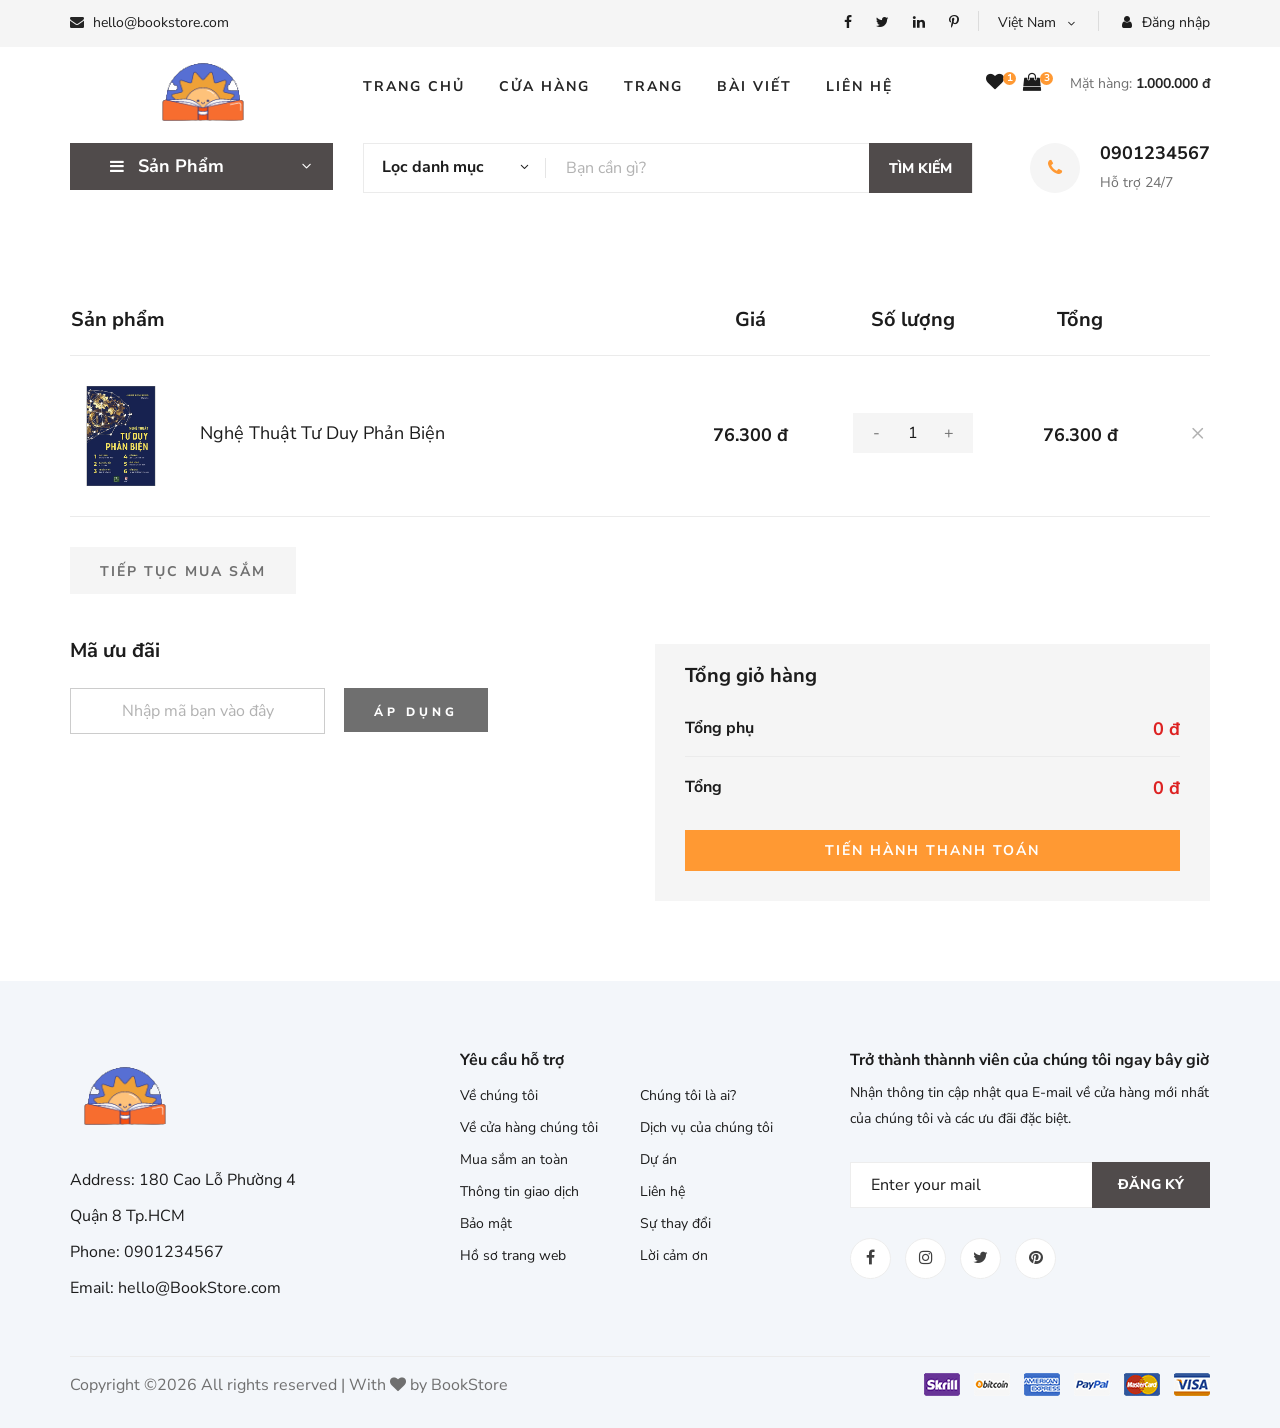
<file: BaiTapLab/Lab07/demo_bai_2/index.html>
<!DOCTYPE html>
<html lang="zxx">

<head>
    <meta charset="UTF-8">
    <meta name="description" content="Ogani Template">
    <meta name="keywords" content="Ogani, unica, creative, html">
    <meta name="viewport" content="width=device-width, initial-scale=1.0">
    <meta http-equiv="X-UA-Compatible" content="ie=edge">
    <title>Nice | BookStore</title>
    
    <!-- Google Font -->
    <link href="https://fonts.googleapis.com/css2?family=Nunito Sans:wght@200;300;400;600;900&display=swap" rel="stylesheet">
    
    <!-- Css Styles -->
    <link rel="stylesheet" href="css/bootstrap.min.css" type="text/css">
    <link rel="stylesheet" href="css/font-awesome.min.css" type="text/css">
    <link rel="stylesheet" href="css/elegant-icons.css" type="text/css">
    <link rel="stylesheet" href="css/nice-select.css" type="text/css">
    <link rel="stylesheet" href="css/jquery-ui.min.css" type="text/css">
    <link rel="stylesheet" href="css/owl.carousel.min.css" type="text/css">
    <link rel="stylesheet" href="css/slicknav.min.css" type="text/css">
    <link rel="stylesheet" href="css/style.css" type="text/css">


</head>

<body>
    <!-- Page Preloder -->
    <div id="preloder">
        <div class="loader"></div>
    </div>

    <!-- Humberger Begin -->
    <div class="humberger__menu__overlay"></div>
    <div class="humberger__menu__wrapper">
        <div class="humberger__menu__logo">
            <a href="#"><img src="img/logo.png" alt=""></a>
        </div>
        <div class="humberger__menu__cart">
            <ul>
                <li><a href="#"><i class="fa fa-heart"></i> <span>1</span></a></li>
                <li><a href="#"><i class="fa fa-shopping-bag"></i> <span>3</span></a></li>
            </ul>
            <div class="header__cart__price">Mặt hàng: <span>1.000.000 đ</span></div>
        </div>
        <div class="humberger__menu__widget">
            <div class="header__top__right__language">
                <div>Việt Nam</div>
                <span class="arrow_carrot-down"></span>
                <ul>
                    <li><a href="#">Spanis</a></li>
                    <li><a href="#">English</a></li>
                </ul>
            </div>
            <div class="header__top__right__auth">
                <a href="#"><i class="fa fa-user"></i> Đăng nhập</a>
            </div>
        </div>
        <nav class="humberger__menu__nav mobile-menu">
            <ul>
                <li><a href="./index.html">Trang chủ</a></li>
                <li><a href="./shop-grid.html">Cửa hàng</a></li>
                <li><a href="#">Trang</a>
                    <ul class="header__menu__dropdown">
                        <li><a href="./shop-details.html">Cửa hàng chi tiết</a></li>
                        <li><a href="./shoping-cart.html">Giỏ hàng</a></li>
                        <li><a href="./checkout.html">Thủ tục thanh toán</a></li>
                        <li><a href="./blog-details.html">Chi tiết bài viết</a></li>
                    </ul>
                </li>
                <li><a href="./blog.html">Bài viết</a></li>
                <li><a href="./contact.html">Liên hệ</a></li>
            </ul>
        </nav>
        <div id="mobile-menu-wrap"></div>
        <div class="header__top__right__social">
            <a href="#"><i class="fa fa-facebook"></i></a>
            <a href="#"><i class="fa fa-twitter"></i></a>
            <a href="#"><i class="fa fa-linkedin"></i></a>
            <a href="#"><i class="fa fa-pinterest-p"></i></a>
        </div>
        <div class="humberger__menu__contact">
            <ul>
                <li><i class="fa fa-envelope"></i> hello@bookstore.com</li>
            </ul>
        </div>
    </div>
    <!-- Humberger End -->

    <!-- Header Section Begin -->
    <header class="header">
        <div class="header__top">
            <div class="container">
                <div class="row">
                    <div class="col-lg-6 col-md-6">
                        <div class="header__top__left">
                            <ul>
                                <li><i class="fa fa-envelope"></i> hello@bookstore.com</li>
                            </ul>
                        </div>
                    </div>
                    <div class="col-lg-6 col-md-6">
                        <div class="header__top__right">
                            <div class="header__top__right__social">
                                <a href="#"><i class="fa fa-facebook"></i></a>
                                <a href="#"><i class="fa fa-twitter"></i></a>
                                <a href="#"><i class="fa fa-linkedin"></i></a>
                                <a href="#"><i class="fa fa-pinterest-p"></i></a>
                            </div>
                            <div class="header__top__right__language">
                                <div>Việt Nam</div>
                                <span class="arrow_carrot-down"></span>
                                <ul>
                                    <li><a href="#">Spanis</a></li>
                                    <li><a href="#">English</a></li>
                                </ul>
                            </div>
                            <div class="header__top__right__auth">
                                <a href="#"><i class="fa fa-user"></i> Đăng nhập</a>
                            </div>
                        </div>
                    </div>
                </div>
            </div>
        </div>
        <div class="container">
            <div class="row">
                <div class="col-lg-3">
                    <div class="header__logo">
                        <a href="./index.html"><img src="img/logo.png" alt=""></a>
                    </div>
                </div>
                <div class="col-lg-6">
                    <nav class="header__menu">
                        <ul class="ul-menu">
                            <li><a href="./index.html">Trang chủ</a></li>
                            <li><a href="./shop-grid.html">Cửa hàng</a></li>
                            <li><a href="#">Trang</a>
                                <ul class="header__menu__dropdown">
                                    <li><a href="./shop-details.html">Cửa hàng chi tiết</a></li>
                                    <li><a href="./shoping-cart.html">Giỏ hàng</a></li>
                                    <li><a href="./checkout.html">Thủ tục thanh toán</a></li>
                                    <li><a href="./blog-details.html">Chi tiết bài viết</a></li>
                                </ul>
                            </li>
                            <li><a href="./blog.html">Bài viết</a></li>
                            <li><a href="./contact.html">Liên hệ</a></li>
                        </ul>
                    </nav>
                </div>
                <div class="col-lg-3">
                    <div class="header__cart">
                        <ul>
                            <li><a href="#"><i class="fa fa-heart"></i> <span>1</span></a></li>
                            <li><a href="#"><i class="fa fa-shopping-bag"></i> <span>3</span></a></li>
                        </ul>
                        <div class="header__cart__price">Mặt hàng: <span>1.000.000 đ</span></div>
                    </div>
                </div>
            </div>
            <div class="humberger__open">
                <i class="fa fa-bars"></i>
            </div>
        </div>
    </header>
    <!-- Header Section End -->

    <!-- Hero Section Begin -->
    <section class="hero hero-normal">
        <div class="container">
            <div class="row">
                <div class="col-lg-3">
                    <div class="hero__categories">
                        <div class="hero__categories__all">
                            <i class="fa fa-bars"></i>
                            <span>Sản Phẩm</span>
                        </div>
                        <ul>
                            <li><a href="#">Văn học</a></li>
                            <li><a href="#">Kinh tế</a></li>
                            <li><a href="#">Thiếu nhi</a></li>
                            <li><a href="#">Kĩ năng sống</a></li>
                            <li><a href="#">Giáo khoa</a></li>
                            <li><a href="#">Từ điển</a></li>
                            <li><a href="#">Lịch sử</a></li>
                            <li><a href="#">Y học</a></li>
                            <li><a href="#">Tạp chí</a></li>
                            <li><a href="#">Ngoại ngữ</a></li>
                            <li><a href="#">Giáo trình</a></li>
                        </ul>
                    </div>
                </div>
                <div class="col-lg-9">
                    <div class="hero__search">
                        <div class="hero__search__form">
                            <form action="#">
                                <div class="hero__search__categories">
                                    Lọc danh mục
                                    <span class="arrow_carrot-down"></span>
                                </div>
                                <input type="text" placeholder="Bạn cần gì?">
                                <button type="submit" class="site-btn">TÌM KIẾM</button>
                            </form>
                        </div>
                        <div class="hero__search__phone">
                            <div class="hero__search__phone__icon">
                                <i class="fa fa-phone"></i>
                            </div>
                            <div class="hero__search__phone__text">
                                <h5>0901234567</h5>
                                <span>Hỗ trợ 24/7 </span>
                            </div>
                        </div>
                    </div>
                </div>
            </div>
        </div>
    </section>
    <!-- Hero Section End -->

    <!-- Shoping Cart Section Begin -->
    <section class="shoping-cart spad">
        <div class="container">
            <div class="row">
                <div class="col-lg-12">
                    <div class="shoping__cart__table">
                        <table>
                            <thead>
                                <tr>
                                    <th class="shoping__product">Sản phẩm</th>
                                    <th>Giá</th>
                                    <th>Số lượng</th>
                                    <th>Tổng</th>
                                    <th></th>
                                </tr>
                            </thead>
                            <tbody>
                                <tr>
                                    <td class="shoping__cart__item">
                                        <img src="img/featured/Book_2.jpg" alt="" width="100px">
                                        <h5>Nghệ Thuật Tư Duy Phản Biện</h5>
                                    </td>
                                    <td class="shoping__cart__price">
                                        76.300 đ
                                    </td>
                                    <td class="shoping__cart__quantity">
                                        <div class="quantity">
                                            <div class="pro-qty">
                                                <input value="1" id="quantity" >
                                            </div>
                                        </div>
                                    </td>
                                    <td class="shoping__cart__total" id="total">
                                        76.300 đ
                                    </td>
                                    <td class="shoping__cart__item__close">
                                        <span class="icon_close"></span>
                                    </td>
                                </tr>
                            </tbody>
                        </table>
                    </div>
                </div>
            </div>
            <div class="row">
                <div class="col-lg-12">
                    <div class="shoping__cart__btns">
                        <a href="#" class="primary-btn cart-btn">TIẾP TỤC MUA SẮM</a>
                    </div>
                </div>
                <div class="col-lg-6">
                    <div class="shoping__continue">
                        <div class="shoping__discount">
                            <h5>Mã ưu đãi</h5>
                            <form action="#">
                                <input type="text" placeholder="Nhập mã bạn vào đây">
                                <button type="submit" class="site-btn">ÁP DỤNG</button>
                            </form>
                        </div>
                    </div>
                </div>
                <div class="col-lg-6">
                    <div class="shoping__checkout">
                        <h5>Tổng giỏ hàng</h5>
                        <ul>
                            <li>Tổng phụ <span>0 đ</span></li>
                            <li>Tổng <span>0 đ</span></li>
                        </ul>
                        <a href="#" class="primary-btn">Tiến hành thanh toán</a>
                    </div>
                </div>
            </div>
        </div>
    </section>
    <!-- Shoping Cart Section End -->


    <!-- Footer Section Begin -->
    <footer class="footer spad">
        <div class="container">
            <div class="row">
                <div class="col-lg-3 col-md-6 col-sm-6">
                    <div class="footer__about">
                        <div class="footer__about__logo">
                            <a href="./index.html"><img src="img/logo.png" alt=""></a>
                        </div>
                        <ul>
                            <li>Address: 180 Cao Lỗ Phường 4 Quận 8 Tp.HCM</li>
                            <li>Phone: 0901234567</li>
                            <li>Email: hello@BookStore.com</li>
                        </ul>
                    </div>
                </div>
                <div class="col-lg-4 col-md-6 col-sm-6 offset-lg-1">
                    <div class="footer__widget">
                        <h6>
                            Yêu cầu hỗ trợ</h6>
                        <ul>
                            <li><a href="#">Về chúng tôi</a></li>
                            <li><a href="#">Về cửa hàng chúng tôi</a></li>
                            <li><a href="#">Mua sắm an toàn</a></li>
                            <li><a href="#">Thông tin giao dịch</a></li>
                            <li><a href="#">Bảo mật</a></li>
                            <li><a href="#">Hồ sơ trang web</a></li>
                        </ul>
                        <ul>
                            <li><a href="#">Chúng tôi là ai?</a></li>
                            <li><a href="#">Dịch vụ của chúng tôi</a></li>
                            <li><a href="#">Dự án</a></li>
                            <li><a href="#">Liên hệ</a></li>
                            <li><a href="#">Sự thay đổi</a></li>
                            <li><a href="#">Lời cảm ơn</a></li>
                        </ul>
                    </div>
                </div>
                <div class="col-lg-4 col-md-12">
                    <div class="footer__widget">
                        <h6>Trở thành thànnh viên của chúng tôi ngay bây giờ</h6>
                        <p>Nhận thông tin cập nhật qua E-mail về cửa hàng mới nhất của chúng tôi và các ưu đãi đặc biệt.</p>
                        <form action="#">
                            <input type="text" placeholder="Enter your mail">
                            <button type="submit" class="site-btn">Đăng ký</button>
                        </form>
                        <div class="footer__widget__social">
                            <a href="#"><i class="fa fa-facebook"></i></a>
                            <a href="#"><i class="fa fa-instagram"></i></a>
                            <a href="#"><i class="fa fa-twitter"></i></a>
                            <a href="#"><i class="fa fa-pinterest"></i></a>
                        </div>
                    </div>
                </div>
            </div>
            <div class="row">
                <div class="col-lg-12">
                    <div class="footer__copyright">
                        <div class="footer__copyright__text"><p>
  Copyright &copy;<script>document.write(new Date().getFullYear());</script> All rights reserved | With <i class="fa fa-heart" aria-hidden="true"></i> by BookStore</a>
  </p></div>
                        <div class="footer__copyright__payment"><img src="img/payment-item.png" alt=""></div>
                    </div>
                </div>
            </div>
        </div>
    </footer>
    <!-- Footer Section End -->

    <!-- Js Plugins -->
    <script src="js/jquery-3.3.1.min.js"></script>
    <script src="js/bootstrap.min.js"></script>
    <script src="js/jquery.nice-select.min.js"></script>
    <script src="js/jquery-ui.min.js"></script>
    <script src="js/jquery.slicknav.js"></script>
    <script src="js/mixitup.min.js"></script>
    <script src="js/owl.carousel.min.js"></script>
    <script src="js/main.js"></script>


</body>

</html>
</file>
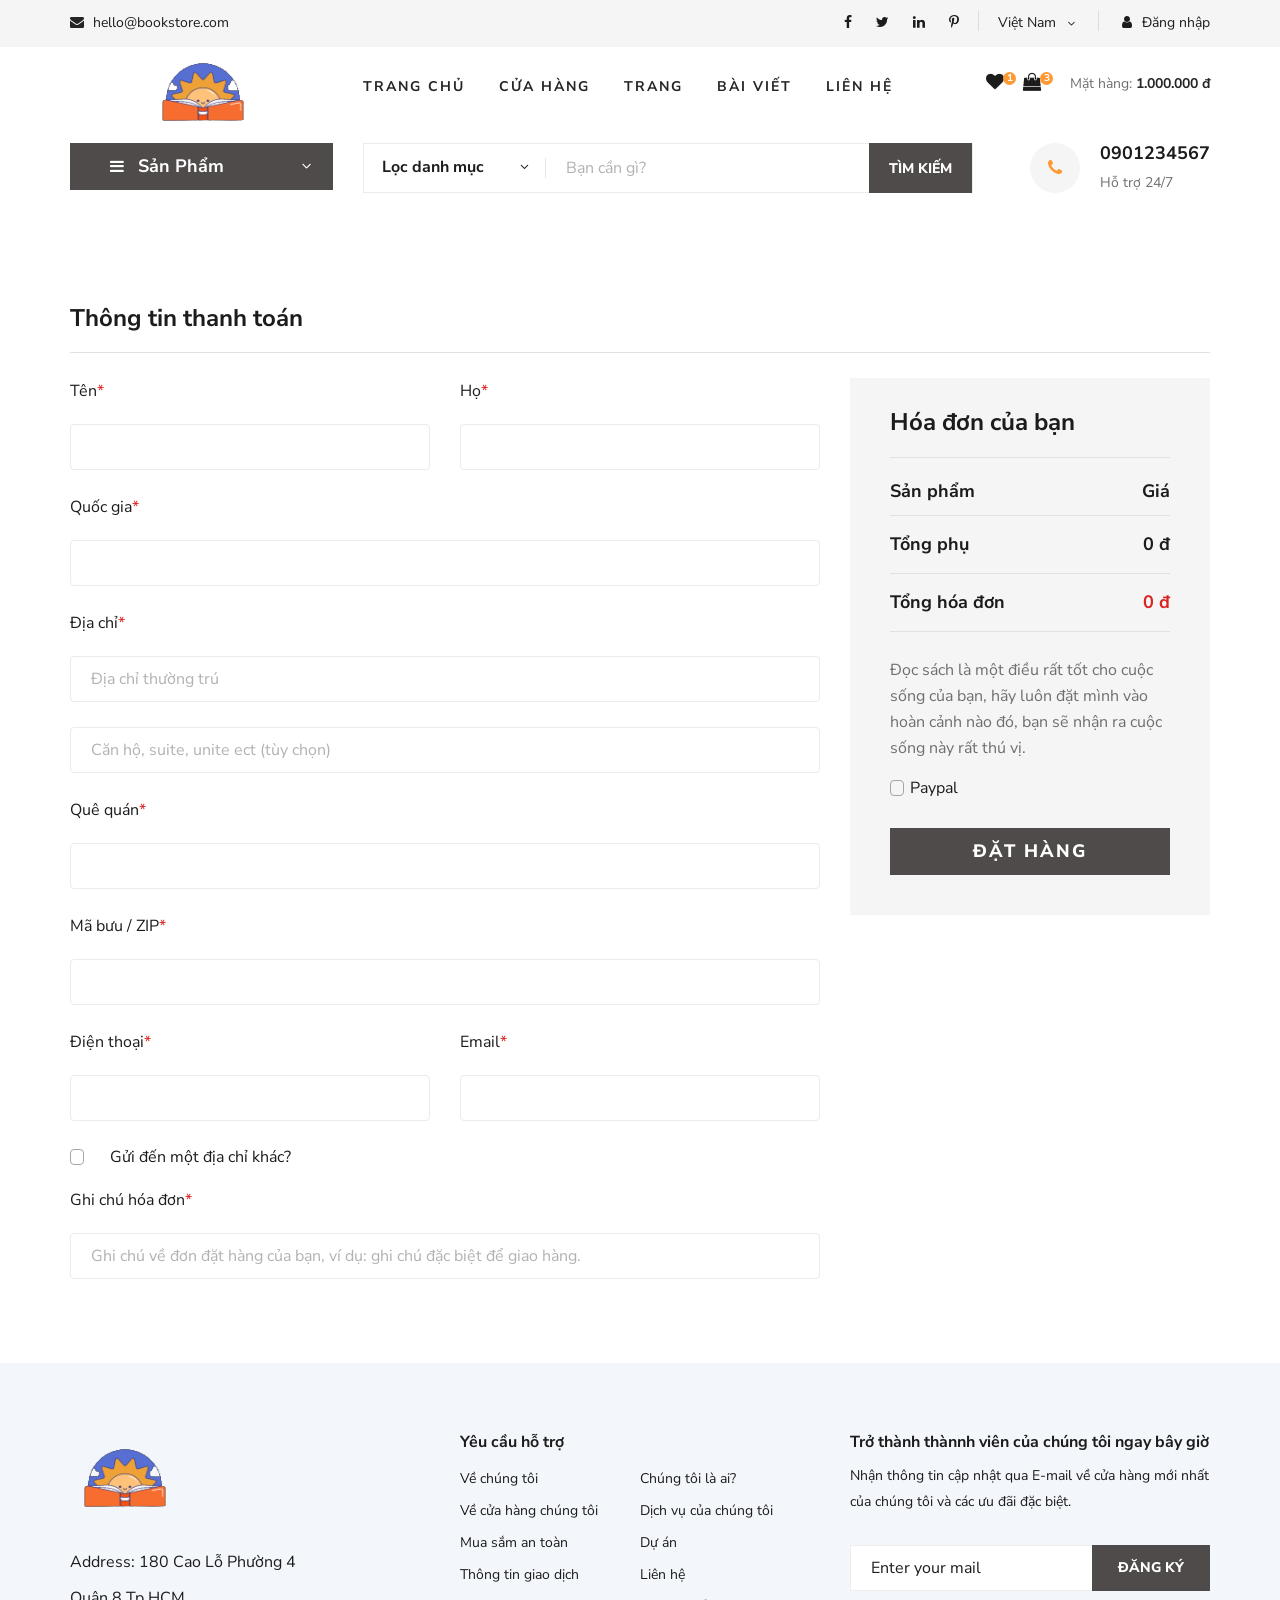
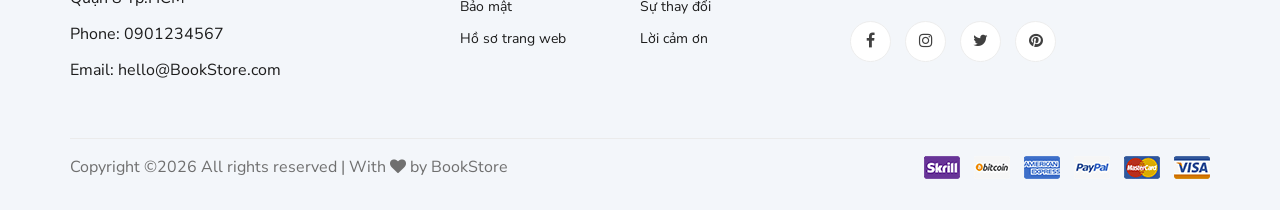
<file: BaiTapLab/Lab07/Vi_du/index.html>
<!DOCTYPE html>
<html lang="zxx">

<head>
    <meta charset="UTF-8">
    <meta name="description" content="Ogani Template">
    <meta name="keywords" content="Ogani, unica, creative, html">
    <meta name="viewport" content="width=device-width, initial-scale=1.0">
    <meta http-equiv="X-UA-Compatible" content="ie=edge">
    <title>Nice | BookStore</title>
    
    <!-- Google Font -->
    <link href="https://fonts.googleapis.com/css2?family=Nunito Sans:wght@200;300;400;600;900&display=swap" rel="stylesheet">
    
    <!-- Css Styles -->
    <link rel="stylesheet" href="css/bootstrap.min.css" type="text/css">
    <link rel="stylesheet" href="css/font-awesome.min.css" type="text/css">
    <link rel="stylesheet" href="css/elegant-icons.css" type="text/css">
    <link rel="stylesheet" href="css/nice-select.css" type="text/css">
    <link rel="stylesheet" href="css/jquery-ui.min.css" type="text/css">
    <link rel="stylesheet" href="css/owl.carousel.min.css" type="text/css">
    <link rel="stylesheet" href="css/slicknav.min.css" type="text/css">
    <link rel="stylesheet" href="css/style.css" type="text/css">


    <style>
        .error-message {
            color: red;
            font-size: 14px; 
            margin-top: 5px; 
        }
    </style>
</head>

<body>
    <!-- Page Preloder -->
    <div id="preloder">
        <div class="loader"></div>
    </div>

    <!-- Humberger Begin -->
    <div class="humberger__menu__overlay"></div>
    <div class="humberger__menu__wrapper">
        <div class="humberger__menu__logo">
            <a href="#"><img src="img/logo.png" alt=""></a>
        </div>
        <div class="humberger__menu__cart">
            <ul>
                <li><a href="#"><i class="fa fa-heart"></i> <span>1</span></a></li>
                <li><a href="#"><i class="fa fa-shopping-bag"></i> <span>3</span></a></li>
            </ul>
            <div class="header__cart__price">Mặt hàng: <span>1.000.000 đ</span></div>
        </div>
        <div class="humberger__menu__widget">
            <div class="header__top__right__language">
                <div>Việt Nam</div>
                <span class="arrow_carrot-down"></span>
                <ul>
                    <li><a href="#">Spanis</a></li>
                    <li><a href="#">English</a></li>
                </ul>
            </div>
            <div class="header__top__right__auth">
                <a href="#"><i class="fa fa-user"></i> Đăng nhập</a>
            </div>
        </div>
        <nav class="humberger__menu__nav mobile-menu">
            <ul>
                <li><a href="./index.html">Trang chủ</a></li>
                <li><a href="./shop-grid.html">Cửa hàng</a></li>
                <li><a href="#">Trang</a>
                    <ul class="header__menu__dropdown">
                        <li><a href="./shop-details.html">Cửa hàng chi tiết</a></li>
                        <li><a href="./shoping-cart.html">Giỏ hàng</a></li>
                        <li><a href="./checkout.html">Thủ tục thanh toán</a></li>
                        <li><a href="./blog-details.html">Chi tiết bài viết</a></li>
                    </ul>
                </li>
                <li><a href="./blog.html">Bài viết</a></li>
                <li><a href="./contact.html">Liên hệ</a></li>
            </ul>
        </nav>
        <div id="mobile-menu-wrap"></div>
        <div class="header__top__right__social">
            <a href="#"><i class="fa fa-facebook"></i></a>
            <a href="#"><i class="fa fa-twitter"></i></a>
            <a href="#"><i class="fa fa-linkedin"></i></a>
            <a href="#"><i class="fa fa-pinterest-p"></i></a>
        </div>
        <div class="humberger__menu__contact">
            <ul>
                <li><i class="fa fa-envelope"></i> hello@bookstore.com</li>
            </ul>
        </div>
    </div>
    <!-- Humberger End -->

    <!-- Header Section Begin -->
    <header class="header">
        <div class="header__top">
            <div class="container">
                <div class="row">
                    <div class="col-lg-6 col-md-6">
                        <div class="header__top__left">
                            <ul>
                                <li><i class="fa fa-envelope"></i> hello@bookstore.com</li>
                            </ul>
                        </div>
                    </div>
                    <div class="col-lg-6 col-md-6">
                        <div class="header__top__right">
                            <div class="header__top__right__social">
                                <a href="#"><i class="fa fa-facebook"></i></a>
                                <a href="#"><i class="fa fa-twitter"></i></a>
                                <a href="#"><i class="fa fa-linkedin"></i></a>
                                <a href="#"><i class="fa fa-pinterest-p"></i></a>
                            </div>
                            <div class="header__top__right__language">
                                <div>Việt Nam</div>
                                <span class="arrow_carrot-down"></span>
                                <ul>
                                    <li><a href="#">Spanis</a></li>
                                    <li><a href="#">English</a></li>
                                </ul>
                            </div>
                            <div class="header__top__right__auth">
                                <a href="#"><i class="fa fa-user"></i> Đăng nhập</a>
                            </div>
                        </div>
                    </div>
                </div>
            </div>
        </div>
        <div class="container">
            <div class="row">
                <div class="col-lg-3">
                    <div class="header__logo">
                        <a href="./index.html"><img src="img/logo.png" alt=""></a>
                    </div>
                </div>
                <div class="col-lg-6">
                    <nav class="header__menu">
                        <ul class="ul-menu">
                            <li><a href="./index.html">Trang chủ</a></li>
                            <li><a href="./shop-grid.html">Cửa hàng</a></li>
                            <li><a href="#">Trang</a>
                                <ul class="header__menu__dropdown">
                                    <li><a href="./shop-details.html">Cửa hàng chi tiết</a></li>
                                    <li><a href="./shoping-cart.html">Giỏ hàng</a></li>
                                    <li><a href="./checkout.html">Thủ tục thanh toán</a></li>
                                    <li><a href="./blog-details.html">Chi tiết bài viết</a></li>
                                </ul>
                            </li>
                            <li><a href="./blog.html">Bài viết</a></li>
                            <li><a href="./contact.html">Liên hệ</a></li>
                        </ul>
                    </nav>
                </div>
                <div class="col-lg-3">
                    <div class="header__cart">
                        <ul>
                            <li><a href="#"><i class="fa fa-heart"></i> <span>1</span></a></li>
                            <li><a href="#"><i class="fa fa-shopping-bag"></i> <span>3</span></a></li>
                        </ul>
                        <div class="header__cart__price">Mặt hàng: <span>1.000.000 đ</span></div>
                    </div>
                </div>
            </div>
            <div class="humberger__open">
                <i class="fa fa-bars"></i>
            </div>
        </div>
    </header>
    <!-- Header Section End -->

    <!-- Hero Section Begin -->
    <section class="hero hero-normal">
        <div class="container">
            <div class="row">
                <div class="col-lg-3">
                    <div class="hero__categories">
                        <div class="hero__categories__all">
                            <i class="fa fa-bars"></i>
                            <span>Sản Phẩm</span>
                        </div>
                        <ul>
                            <li><a href="#">Văn học</a></li>
                            <li><a href="#">Kinh tế</a></li>
                            <li><a href="#">Thiếu nhi</a></li>
                            <li><a href="#">Kĩ năng sống</a></li>
                            <li><a href="#">Giáo khoa</a></li>
                            <li><a href="#">Từ điển</a></li>
                            <li><a href="#">Lịch sử</a></li>
                            <li><a href="#">Y học</a></li>
                            <li><a href="#">Tạp chí</a></li>
                            <li><a href="#">Ngoại ngữ</a></li>
                            <li><a href="#">Giáo trình</a></li>
                        </ul>
                    </div>
                </div>
                <div class="col-lg-9">
                    <div class="hero__search">
                        <div class="hero__search__form">
                            <form action="#">
                                <div class="hero__search__categories">
                                    Lọc danh mục
                                    <span class="arrow_carrot-down"></span>
                                </div>
                                <input type="text" placeholder="Bạn cần gì?">
                                <button type="submit" class="site-btn">TÌM KIẾM</button>
                            </form>
                        </div>
                        <div class="hero__search__phone">
                            <div class="hero__search__phone__icon">
                                <i class="fa fa-phone"></i>
                            </div>
                            <div class="hero__search__phone__text">
                                <h5>0901234567</h5>
                                <span>Hỗ trợ 24/7 </span>
                            </div>
                        </div>
                    </div>
                </div>
            </div>
        </div>
    </section>
    <!-- Hero Section End -->

     <!-- Checkout Section Begin -->
     <section class="checkout spad">
        <div class="container">
            <div class="checkout__form">
                <h4>Thông tin thanh toán</h4>
                <form id="checkoutForm" action="#">
                    <div class="row">
                        <div class="col-lg-8 col-md-6">
                            <div class="row">
                                <div class="col-lg-6">
                                    <div class="checkout__input">
                                        <p>Tên<span>*</span></p>
                                        <input type="text" id="firstNameInput">
                                        <div class="error-message" id="firstNameErrorMessage"></div>
                                    </div>
                                </div>
                                <div class="col-lg-6">
                                    <div class="checkout__input">
                                        <p>Họ<span>*</span></p>
                                        <input type="text" id="lastNameInput">
                                        <div class="error-message" id="lastNameErrorMessage"></div>
                                    </div>
                                </div>
                            </div>
                            <div class="checkout__input">
                                <p>Quốc gia<span>*</span></p>
                                <input type="text" id="nationInput">
                                <div class="error-message" id="nationErrorMessage"></div>
                            </div>
                            <div class="checkout__input">
                                <p>Địa chỉ<span>*</span></p>
                                <input type="text" placeholder="Địa chỉ thường trú" class="checkout__input__add" id="adresseInput">
                                <div class="error-message" id="adresseErrorMessage"></div>
                                <input type="text" placeholder="Căn hộ, suite, unite ect (tùy chọn)" id="suiteInput">
                                <div class="error-message" id="suiteErrorMessage"></div>
                            </div>
                            <div class="checkout__input">
                                <p>Quê quán<span>*</span></p>
                                <input type="text" id="countryInput">
                                <div class="error-message" id="countryErrorMessage"></div>
                            </div>
                            <div class="checkout__input">
                                <p>Mã bưu / ZIP<span>*</span></p>
                                <input type="text" id="zipInput">
                                <div class="error-message" id="zipErrorMessage"></div>
                            </div>
                            <div class="row">
                                <div class="col-lg-6">
                                    <div class="checkout__input">
                                        <p>Điện thoại<span>*</span></p>
                                        <input type="text" id="numInput">
                                        <div class="error-message" id="numErrorMessage"></div>
                                    </div>
                                </div>
                                <div class="col-lg-6">
                                    <div class="checkout__input">
                                        <p>Email<span>*</span></p>
                                        <input type="text" id="emailInput">
                                        <div class="error-message" id="emailErrorMessage"></div>
                                    </div>
                                </div>
                            </div>
                           
                            <div class="checkout__input__checkbox">
                                <label for="diff-acc">
                                    Gửi đến một địa chỉ khác?
                                    <input type="checkbox" id="diff-acc">
                                    <span class="checkmark"></span>
                                </label>
                            </div>
                            <div class="checkout__input">
                                <p>Ghi chú hóa đơn<span>*</span></p>
                                <input type="text" placeholder="Ghi chú về đơn đặt hàng của bạn, ví dụ: ghi chú đặc biệt để giao hàng." id="noteInput">
                                <div class="error-message" id="noteErrorMessage"></div>
                            </div>
                        </div>
                        <div class="col-lg-4 col-md-6">
                            <div class="checkout__order">
                                <h4>Hóa đơn của bạn</h4>
                                <div class="checkout__order__products">Sản phẩm <span>Giá</span></div>
                               
                                <div class="checkout__order__subtotal">Tổng phụ <span>0 đ</span></div>
                                <div class="checkout__order__total">Tổng hóa đơn <span>0 đ</span></div>
                                <p>Đọc sách là một điều rất tốt cho cuộc sống của bạn, hãy luôn đặt mình vào hoàn cảnh nào đó, bạn sẽ
                                    nhận ra cuộc sống này rất thú vị.
                                </p>
                                <div class="checkout__input__checkbox">
                                    <label for="paypal">
                                        Paypal
                                        <input type="checkbox" id="paypal">
                                        <span class="checkmark"></span>
                                    </label>
                                </div>
                                <button type="button" class="site-btn" onclick="validateForm()">Đặt hàng</button>
                            </div>
                        </div>
                    </div>
                </form>
            </div>
        </div>
    </section>
    <!-- Checkout Section End -->


    <!-- Footer Section Begin -->
    <footer class="footer spad">
        <div class="container">
            <div class="row">
                <div class="col-lg-3 col-md-6 col-sm-6">
                    <div class="footer__about">
                        <div class="footer__about__logo">
                            <a href="./index.html"><img src="img/logo.png" alt=""></a>
                        </div>
                        <ul>
                            <li>Address: 180 Cao Lỗ Phường 4 Quận 8 Tp.HCM</li>
                            <li>Phone: 0901234567</li>
                            <li>Email: hello@BookStore.com</li>
                        </ul>
                    </div>
                </div>
                <div class="col-lg-4 col-md-6 col-sm-6 offset-lg-1">
                    <div class="footer__widget">
                        <h6>
                            Yêu cầu hỗ trợ</h6>
                        <ul>
                            <li><a href="#">Về chúng tôi</a></li>
                            <li><a href="#">Về cửa hàng chúng tôi</a></li>
                            <li><a href="#">Mua sắm an toàn</a></li>
                            <li><a href="#">Thông tin giao dịch</a></li>
                            <li><a href="#">Bảo mật</a></li>
                            <li><a href="#">Hồ sơ trang web</a></li>
                        </ul>
                        <ul>
                            <li><a href="#">Chúng tôi là ai?</a></li>
                            <li><a href="#">Dịch vụ của chúng tôi</a></li>
                            <li><a href="#">Dự án</a></li>
                            <li><a href="#">Liên hệ</a></li>
                            <li><a href="#">Sự thay đổi</a></li>
                            <li><a href="#">Lời cảm ơn</a></li>
                        </ul>
                    </div>
                </div>
                <div class="col-lg-4 col-md-12">
                    <div class="footer__widget">
                        <h6>Trở thành thànnh viên của chúng tôi ngay bây giờ</h6>
                        <p>Nhận thông tin cập nhật qua E-mail về cửa hàng mới nhất của chúng tôi và các ưu đãi đặc biệt.</p>
                        <form action="#">
                            <input type="text" placeholder="Enter your mail">
                            <button type="submit" class="site-btn">Đăng ký</button>
                        </form>
                        <div class="footer__widget__social">
                            <a href="#"><i class="fa fa-facebook"></i></a>
                            <a href="#"><i class="fa fa-instagram"></i></a>
                            <a href="#"><i class="fa fa-twitter"></i></a>
                            <a href="#"><i class="fa fa-pinterest"></i></a>
                        </div>
                    </div>
                </div>
            </div>
            <div class="row">
                <div class="col-lg-12">
                    <div class="footer__copyright">
                        <div class="footer__copyright__text"><p>
  Copyright &copy;<script>document.write(new Date().getFullYear());</script> All rights reserved | With <i class="fa fa-heart" aria-hidden="true"></i> by BookStore</a>
  </p></div>
                        <div class="footer__copyright__payment"><img src="img/payment-item.png" alt=""></div>
                    </div>
                </div>
            </div>
        </div>
    </footer>
    <!-- Footer Section End -->

    <!-- Js Plugins -->
    <script src="js/jquery-3.3.1.min.js"></script>
    <script src="js/bootstrap.min.js"></script>
    <script src="js/jquery.nice-select.min.js"></script>
    <script src="js/jquery-ui.min.js"></script>
    <script src="js/jquery.slicknav.js"></script>
    <script src="js/mixitup.min.js"></script>
    <script src="js/owl.carousel.min.js"></script>
    <script src="js/main.js"></script>



    <!-- JavaScript -->
    <script>
        function validateForm() {
            
            var firstName = firstNameInput.value.trim();
            var email = emailInput.value.trim();
            var lastName=lastNameInput.value.trim();
            var nation=nationInput.value.trim();
            var address=adresseInput.value.trim();
            var suite=suiteInput.value.trim();
            var country=countryInput.value.trim();
            var zip=zipInput.value.trim();
            var num=numInput.value.trim();
            var isValid = true;

            if (firstName === '') {
                firstNameErrorMessage.textContent = 'Vui lòng nhập tên của bạn.';
                isValid = false;
            } else {
                firstNameErrorMessage.textContent = '';
            }
            if (lastName === '') {
                lastNameErrorMessage.textContent = 'Vui lòng nhập họ của bạn.';
                isValid = false;
            } else {
                lastNameErrorMessage.textContent = '';
            }
            if (nation === '') {
                nationErrorMessage.textContent = 'Vui lòng nhập quốc gia của bạn.';
                isValid = false;
            } else {
                nationErrorMessage.textContent = '';
            }
            if (address === '') {
                adresseErrorMessage.textContent = 'Vui lòng nhập địa chỉ của bạn.';
                isValid = false;
            } else {
                adresseErrorMessage.textContent = '';
            }
            if (suite === '') {
                suiteErrorMessage.textContent = 'Vui lòng nhập nơi của bạn.';
                isValid = false;
            } else {
                suiteErrorMessage.textContent = '';
            }
            if (country === '') {
                countryErrorMessage.textContent = 'Vui lòng nhập quê quán của bạn.';
                isValid = false;
            } else {
                countryErrorMessage.textContent = '';
            }
            if (zip === '') {
                zipErrorMessage.textContent = 'Vui lòng nhập mã bưu của bạn.';
                isValid = false;
            } else {
                zipErrorMessage.textContent = '';
            }
            if (num === '') {
                numErrorMessage.textContent = 'Vui lòng nhập số điện thoại của bạn.';
                isValid = false;
            } else {
                numErrorMessage.textContent = '';
            }
            if (!validateEmail(emailInput.value)) {
                emailErrorMessage.textContent = 'Vui lòng nhập một địa chỉ email hợp lệ.';
                isValid = false;
            } else {
                emailErrorMessage.textContent = '';
            }
            

            if (isValid) {
                alert('Đặt hàng thành công!');
            }
            

        }
    
        function validateEmail(email) {
            var emailRegex = /\S+@\S+\.\S+/;
            return emailRegex.test(email);
        }
    
    </script>
    
</body>

</html>
</file>
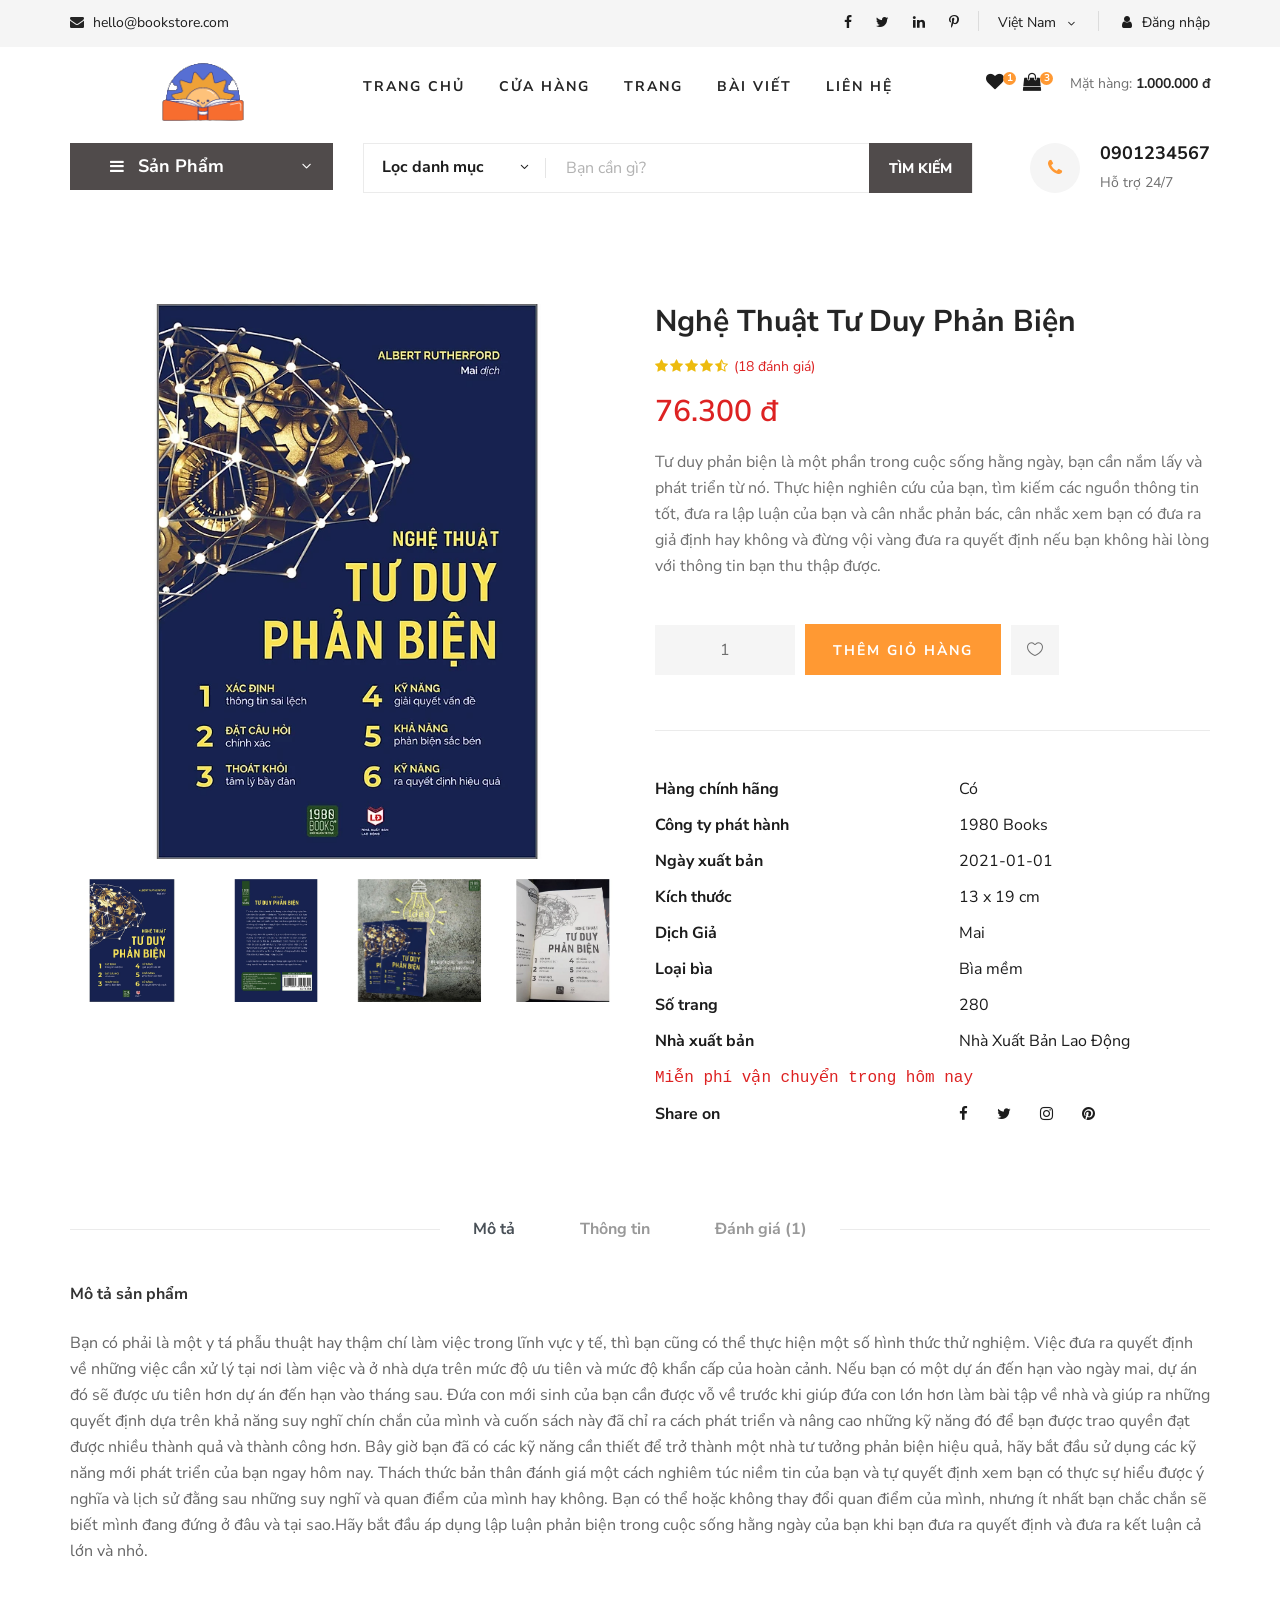
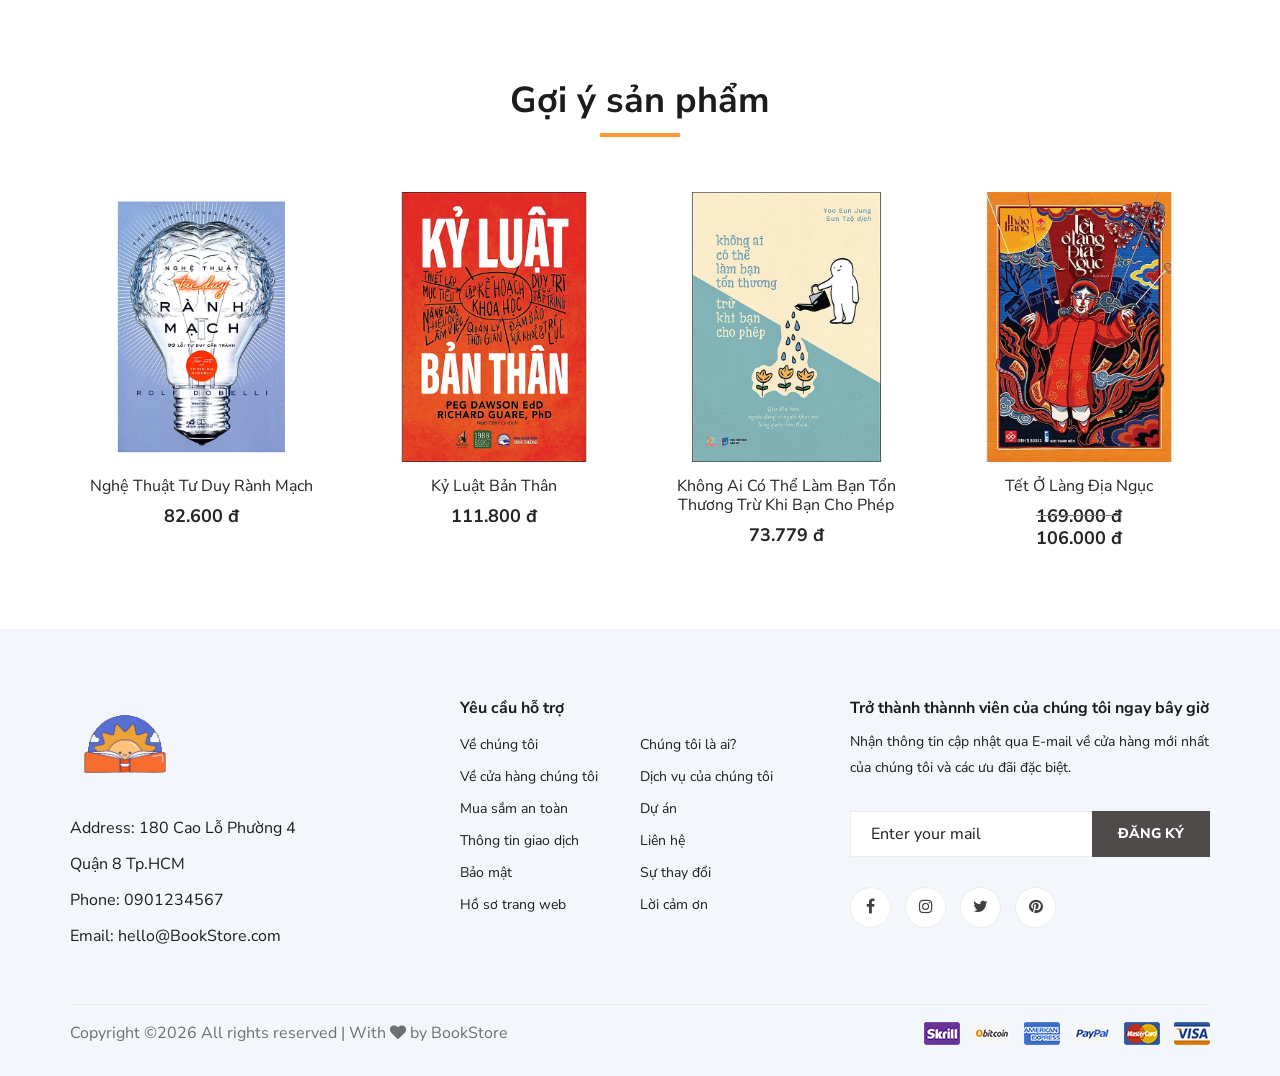
<file: BaiTapLab/Lab08/Vi_du_2/index.html>
<!DOCTYPE html>
<html lang="zxx">

<head>
    <meta charset="UTF-8">
    <meta name="description" content="Ogani Template">
    <meta name="keywords" content="Ogani, unica, creative, html">
    <meta name="viewport" content="width=device-width, initial-scale=1.0">
    <meta http-equiv="X-UA-Compatible" content="ie=edge">
    <title>Nice | BookStore</title>

    <!-- Google Font -->
    <link href="https://fonts.googleapis.com/css2?family=Nunito Sans:wght@200;300;400;600;900&display=swap" rel="stylesheet">

    <!-- Css Styles -->
    <link rel="stylesheet" href="css/bootstrap.min.css" type="text/css">
    <link rel="stylesheet" href="css/font-awesome.min.css" type="text/css">
    <link rel="stylesheet" href="css/elegant-icons.css" type="text/css">
    <link rel="stylesheet" href="css/nice-select.css" type="text/css">
    <link rel="stylesheet" href="css/jquery-ui.min.css" type="text/css">
    <link rel="stylesheet" href="css/owl.carousel.min.css" type="text/css">
    <link rel="stylesheet" href="css/slicknav.min.css" type="text/css">
    <link rel="stylesheet" href="css/style.css" type="text/css">

    <style>
        .product__details__pic__slider {
            position: relative;
            overflow: hidden;
        }

        .product__details__pic__slider img {
            display: none;
            width: 100%;
            height: auto;
        }

        .button__slide{
            text-align: center;
            padding-top: 10px;
        }
    </style>

    
</head>

<body>
    <!-- Page Preloder -->
    <div id="preloder">
        <div class="loader"></div>
    </div>

    <!-- Humberger Begin -->
    <div class="humberger__menu__overlay"></div>
    <div class="humberger__menu__wrapper">
        <div class="humberger__menu__logo">
            <a href="#"><img src="img/logo.png" alt=""></a>
        </div>
        <div class="humberger__menu__cart">
            <ul>
                <li><a href="#"><i class="fa fa-heart"></i> <span>1</span></a></li>
                <li><a href="#"><i class="fa fa-shopping-bag"></i> <span>3</span></a></li>
            </ul>
            <div class="header__cart__price">Mặt hàng: <span>1.000.000 đ</span></div>
        </div>
        <div class="humberger__menu__widget">
            <div class="header__top__right__language">
                <div>Việt Nam</div>
                <span class="arrow_carrot-down"></span>
                <ul>
                    <li><a href="#">Spanis</a></li>
                    <li><a href="#">English</a></li>
                </ul>
            </div>
            <div class="header__top__right__auth">
                <a href="#"><i class="fa fa-user"></i> Đăng nhập</a>
            </div>
        </div>
        <nav class="humberger__menu__nav mobile-menu">
            <ul>
                <li><a href="./index.html">Trang chủ</a></li>
                <li><a href="./shop-grid.html">Cửa hàng</a></li>
                <li><a href="#">Trang</a>
                    <ul class="header__menu__dropdown">
                        <li><a href="./shop-details.html">Cửa hàng chi tiết</a></li>
                        <li><a href="./shoping-cart.html">Giỏ hàng</a></li>
                        <li><a href="./checkout.html">Thủ tục thanh toán</a></li>
                        <li><a href="./blog-details.html">Chi tiết bài viết</a></li>
                    </ul>
                </li>
                <li><a href="./blog.html">Bài viết</a></li>
                <li><a href="./contact.html">Liên hệ</a></li>
            </ul>
        </nav>
        <div id="mobile-menu-wrap"></div>
        <div class="header__top__right__social">
            <a href="#"><i class="fa fa-facebook"></i></a>
            <a href="#"><i class="fa fa-twitter"></i></a>
            <a href="#"><i class="fa fa-linkedin"></i></a>
            <a href="#"><i class="fa fa-pinterest-p"></i></a>
        </div>
        <div class="humberger__menu__contact">
            <ul>
                <li><i class="fa fa-envelope"></i> hello@bookstore.com</li>
            </ul>
        </div>
    </div>
    <!-- Humberger End -->

    <!-- Header Section Begin -->
    <header class="header">
        <div class="header__top">
            <div class="container">
                <div class="row">
                    <div class="col-lg-6 col-md-6">
                        <div class="header__top__left">
                            <ul>
                                <li><i class="fa fa-envelope"></i> hello@bookstore.com</li>
                            </ul>
                        </div>
                    </div>
                    <div class="col-lg-6 col-md-6">
                        <div class="header__top__right">
                            <div class="header__top__right__social">
                                <a href="#"><i class="fa fa-facebook"></i></a>
                                <a href="#"><i class="fa fa-twitter"></i></a>
                                <a href="#"><i class="fa fa-linkedin"></i></a>
                                <a href="#"><i class="fa fa-pinterest-p"></i></a>
                            </div>
                            <div class="header__top__right__language">
                                <div>Việt Nam</div>
                                <span class="arrow_carrot-down"></span>
                                <ul>
                                    <li><a href="#">Spanis</a></li>
                                    <li><a href="#">English</a></li>
                                </ul>
                            </div>
                            <div class="header__top__right__auth">
                                <a href="#"><i class="fa fa-user"></i> Đăng nhập</a>
                            </div>
                        </div>
                    </div>
                </div>
            </div>
        </div>
        <div class="container">
            <div class="row">
                <div class="col-lg-3">
                    <div class="header__logo">
                        <a href="./index.html"><img src="img/logo.png" alt=""></a>
                    </div>
                </div>
                <div class="col-lg-6">
                    <nav class="header__menu">
                        <ul class="ul-menu">
                            <li><a href="./index.html">Trang chủ</a></li>
                            <li><a href="./shop-grid.html">Cửa hàng</a></li>
                            <li><a href="#">Trang</a>
                                <ul class="header__menu__dropdown">
                                    <li><a href="./shop-details.html">Cửa hàng chi tiết</a></li>
                                    <li><a href="./shoping-cart.html">Giỏ hàng</a></li>
                                    <li><a href="./checkout.html">Thủ tục thanh toán</a></li>
                                    <li><a href="./blog-details.html">Chi tiết bài viết</a></li>
                                </ul>
                            </li>
                            <li><a href="./blog.html">Bài viết</a></li>
                            <li><a href="./contact.html">Liên hệ</a></li>
                        </ul>
                    </nav>
                </div>
                <div class="col-lg-3">
                    <div class="header__cart">
                        <ul>
                            <li><a href="#"><i class="fa fa-heart"></i> <span>1</span></a></li>
                            <li><a href="#"><i class="fa fa-shopping-bag"></i> <span>3</span></a></li>
                        </ul>
                        <div class="header__cart__price">Mặt hàng: <span>1.000.000 đ</span></div>
                    </div>
                </div>
            </div>
            <div class="humberger__open">
                <i class="fa fa-bars"></i>
            </div>
        </div>
    </header>
    <!-- Header Section End -->

    <!-- Hero Section Begin -->
    <section class="hero hero-normal">
        <div class="container">
            <div class="row">
                <div class="col-lg-3">
                    <div class="hero__categories">
                        <div class="hero__categories__all">
                            <i class="fa fa-bars"></i>
                            <span>Sản Phẩm</span>
                        </div>
                        <ul>
                            <li><a href="#">Văn học</a></li>
                            <li><a href="#">Kinh tế</a></li>
                            <li><a href="#">Thiếu nhi</a></li>
                            <li><a href="#">Kĩ năng sống</a></li>
                            <li><a href="#">Giáo khoa</a></li>
                            <li><a href="#">Từ điển</a></li>
                            <li><a href="#">Lịch sử</a></li>
                            <li><a href="#">Y học</a></li>
                            <li><a href="#">Tạp chí</a></li>
                            <li><a href="#">Ngoại ngữ</a></li>
                            <li><a href="#">Giáo trình</a></li>
                        </ul>
                    </div>
                </div>
                <div class="col-lg-9">
                    <div class="hero__search">
                        <div class="hero__search__form">
                            <form action="#">
                                <div class="hero__search__categories">
                                    Lọc danh mục
                                    <span class="arrow_carrot-down"></span>
                                </div>
                                <input type="text" placeholder="Bạn cần gì?">
                                <button type="submit" class="site-btn">TÌM KIẾM</button>
                            </form>
                        </div>
                        <div class="hero__search__phone">
                            <div class="hero__search__phone__icon">
                                <i class="fa fa-phone"></i>
                            </div>
                            <div class="hero__search__phone__text">
                                <h5>0901234567</h5>
                                <span>Hỗ trợ 24/7 </span>
                            </div>
                        </div>
                    </div>
                </div>
            </div>
        </div>
    </section>
    <!-- Hero Section End -->

    <!-- Product Details Section Begin -->
    <section class="product-details spad">
        <div class="container">
            <div class="row">
                <div class="col-lg-6 col-md-6">
                    <div class="product__details__pic">
                        <div class="product__details__pic__item">
                            <img class="product__details__pic__item--large"
                                src="img/product/Book_2.jpg" alt="">
                        </div>
                        <div class="product__details__pic__slider owl-carousel">
                            <img data-imgbigurl="img/product/details/Book_2.jpg"
                                src="img/product/Book_2.jpg" alt="">
                            <img data-imgbigurl="img/product/details/Book_2_details_2.jpg"
                                src="img/product/details/Book_2_details_2.jpg" alt="">
                            <img data-imgbigurl="img/product/details/Book_2_details_1.jpg"
                                src="img/product/details/Book_2_details_1.jpg" alt="">
                            <img data-imgbigurl="img/product/details/Book_2_details_3.jpg"
                                src="img/product/details/Book_2_details_3.jpg" alt="">
                        </div>
                    </div>
                </div>
                <div class="col-lg-6 col-md-6">
                    <div class="product__details__text">
                        <h3>Nghệ Thuật Tư Duy Phản Biện</h3>
                        <div class="product__details__rating">
                            <i class="fa fa-star"></i>
                            <i class="fa fa-star"></i>
                            <i class="fa fa-star"></i>
                            <i class="fa fa-star"></i>
                            <i class="fa fa-star-half-o"></i>
                            <span>(18 đánh giá)</span>
                        </div>
                        <div class="product__details__price">76.300 đ</div>
                        <p>Tư duy phản biện là một phần trong cuộc sống hằng ngày, bạn cần nắm lấy và phát triển từ nó.
                             Thực hiện nghiên cứu của bạn, tìm kiếm các nguồn thông tin tốt, đưa ra lập luận của bạn và cân nhắc phản bác, 
                             cân nhắc xem bạn có đưa ra giả định hay không và đừng vội vàng đưa ra quyết định nếu bạn không hài lòng với 
                             thông tin bạn thu thập được.</p>
                        <div class="product__details__quantity">
                            <div class="quantity">
                                <div class="pro-qty">
                                    <input type="text" value="1">
                                </div>
                            </div>
                        </div>
                        <a href="#" class="primary-btn">Thêm giỏ hàng</a>
                        <a href="#" class="heart-icon"><span class="icon_heart_alt"></span></a>
                        <ul>
                            <li><b>Hàng chính hãng</b> <span>Có</span></li>
                            <li><b>Công ty phát hành</b> <span>1980 Books</span></li>
                            <li><b>Ngày xuất bản</b> <span>2021-01-01</span></li>
                            <li><b>Kích thước</b> <span>13 x 19 cm </span></li>
                            <li><b>Dịch Giả</b> <span>Mai</span></li>
                            <li><b>Loại bìa</b> <span>Bìa mềm</span></li>
                            <li><b>Số trang</b> <span>280</span></li>
                            <li><b>Nhà xuất bản</b> <span>Nhà Xuất Bản Lao Động</span></li>
                            <li><span><samp>Miễn phí vận chuyển trong hôm nay</samp></span></li>
                            <li><b>Share on</b>
                                <div class="share">
                                    <a href="#"><i class="fa fa-facebook"></i></a>
                                    <a href="#"><i class="fa fa-twitter"></i></a>
                                    <a href="#"><i class="fa fa-instagram"></i></a>
                                    <a href="#"><i class="fa fa-pinterest"></i></a>
                                </div>
                            </li>
                        </ul>
                    </div>
                </div>
                <div class="col-lg-12">
                    <div class="product__details__tab">
                        <ul class="nav nav-tabs" role="tablist">
                            <li class="nav-item">
                                <a class="nav-link active" data-toggle="tab" href="#tabs-1" role="tab"
                                    aria-selected="true">Mô tả</a>
                            </li>
                            <li class="nav-item">
                                <a class="nav-link" data-toggle="tab" href="#tabs-2" role="tab"
                                    aria-selected="false">Thông tin</a>
                            </li>
                            <li class="nav-item">
                                <a class="nav-link" data-toggle="tab" href="#tabs-3" role="tab"
                                    aria-selected="false">Đánh giá <span>(1)</span></a>
                            </li>
                        </ul>
                        <div class="tab-content">
                            <div class="tab-pane active" id="tabs-1" role="tabpanel">
                                <div class="product__details__tab__desc">
                                    <h6>Mô tả sản phẩm</h6>
                                    <p>Bạn có phải là một y tá phẫu thuật hay thậm chí làm việc trong lĩnh vực y tế, thì bạn cũng có thể thực hiện một số hình thức thử nghiệm. Việc đưa ra quyết định về những việc cần xử lý tại nơi làm việc và ở nhà dựa trên mức độ ưu tiên và mức độ khẩn cấp của hoàn cảnh.

                                        Nếu bạn có một dự án đến hạn vào ngày mai, dự án đó sẽ được ưu tiên hơn dự án đến hạn vào tháng sau.
                                         Đứa con mới sinh của bạn cần được vỗ về trước khi giúp đứa con lớn hơn làm bài tập về nhà và giúp ra những quyết định dựa trên 
                                         khả năng suy nghĩ chín chắn của mình và cuốn sách này đã chỉ ra cách phát triển và nâng cao những kỹ năng đó để bạn được trao
                                          quyền đạt được nhiều thành quả và thành công hơn. Bây giờ bạn đã có các kỹ năng cần thiết để trở thành một nhà tư tưởng phản
                                          biện hiệu quả, hãy bắt đầu sử dụng các kỹ năng mới phát triển của bạn ngay hôm nay. Thách thức bản thân đánh giá một cách nghiêm
                                           túc niềm tin của bạn và tự quyết định xem bạn có thực sự hiểu được ý nghĩa và lịch sử đằng sau những suy nghĩ và quan điểm của
                                           mình hay không. Bạn có thể hoặc không thay đổi quan điểm của mình, nhưng ít nhất bạn chắc chắn sẽ biết mình đang đứng ở đâu và
                                         tại sao.Hãy bắt đầu áp dụng lập luận phản biện trong cuộc sống hằng ngày của bạn khi bạn đưa ra quyết định và đưa ra kết luận cả lớn và nhỏ.</p>
                                </div>
                            </div>
                            <div class="tab-pane" id="tabs-2" role="tabpanel">
                                <div class="product__details__tab__desc">
                                    <h6>Thông tin sản phẩm</h6>
                                        Về sản phẩm: (39 tích cực, 2 tiêu cực)
                                        <li>
                                            Hầu hết người mua hài lòng với chất lượng sách, đánh giá sách là hay, hữu ích và đáng mua.
                                        </li>
                                        <li>
                                            Một số nhận xét cho biết sách có nội dung tốt, đẹp, in rõ và dễ mang đi.
                                        </li>
                                        <li>
                                            Tuy nhiên, có một số ý kiến cho rằng sách có lối viết đơn giản, không phù hợp với người đã qua công việc kinh doanh.
                                        </li>
                                        Về dịch vụ: (32 tích cực, 2 tiêu cực)
                                        <li>
                                            Đa số khách hàng hài lòng với giao hàng nhanh, đóng gói cẩn thận và dịch vụ hỗ trợ sau bán hàng.
                                        </li>
                                        <li>
                                            Một số nhận xét cho biết nhân viên giao hàng nhiệt tình, vui vẻ và dịch vụ TikiNow được đánh giá tích cực.
                                        </li>
                                        <li>
                                            Tuy nhiên, có một số ý kiến cho rằng khâu đóng gói cẩu thả và có sách bị cong và mòn.
                                        </li>
                                </div>
                            </div>
                            <div class="tab-pane" id="tabs-3" role="tabpanel">
                                <div class="product__details__tab__desc">
                                    <h6>Đánh giá sản phẩm </h6>
                                    <p>Hãy nghĩ đến coi tư duy phản biện như một cơ hội để tương tác với những người khác và tìm hiểu quan điểm của họ. 
                                        Đánh giá những gì người khác nói và xem xét các nguồn thông tin để quyết định xem chúng có xứng đáng hay không.
                                         “Nghệ thuật tư duy phản biện” là một tài liệu tuyệt vời giúp bạn học được những kỹ năng đó và bạn có thể tham khảo lại khi cần.
                                         Hãy nhớ rằng, hơn bất cứ điều gì, hãy rèn luyện kỹ năng tư duy phản biện của bạn, và bạn không bao giờ có thể sai lầm.</p>
                                </div>
                            </div>
                        </div>
                    </div>
                </div>
            </div>
        </div>
    </section>
    <!-- Product Details Section End -->

    <!-- Related Product Section Begin -->
    <section class="related-product">
        <div class="container">
            <div class="row">
                <div class="col-lg-12">
                    <div class="section-title related__product__title">
                        <h2>Gợi ý sản phẩm</h2>
                    </div>
                </div>
            </div>
            <div class="row">
                <div class="col-lg-3 col-md-4 col-sm-6">
                    <div class="product__item">
                        <div class="product__item__pic set-bg" data-setbg="img/product/Book_1.webp">
                            <ul class="product__item__pic__hover">
                                <li><a href="#"><i class="fa fa-heart"></i></a></li>
                                <li><a href="#"><i class="fa fa-retweet"></i></a></li>
                                <li><a href="#"><i class="fa fa-shopping-cart"></i></a></li>
                            </ul>
                        </div>
                        <div class="product__item__text">
                            <h6><a href="#">Nghệ Thuật Tư Duy Rành Mạch</a></h6>
                            <h5>82.600 đ</h5>
                        </div>
                    </div>
                </div>
                <div class="col-lg-3 col-md-4 col-sm-6">
                    <div class="product__item">
                        <div class="product__item__pic set-bg" data-setbg="img/product/Book-3.png">
                            <ul class="product__item__pic__hover">
                                <li><a href="#"><i class="fa fa-heart"></i></a></li>
                                <li><a href="#"><i class="fa fa-retweet"></i></a></li>
                                <li><a href="#"><i class="fa fa-shopping-cart"></i></a></li>
                            </ul>
                        </div>
                        <div class="product__item__text">
                            <h6><a href="#">Kỷ Luật Bản Thân</a></h6>
                            <h5>111.800 đ</h5>
                        </div>
                    </div>
                </div>
                <div class="col-lg-3 col-md-4 col-sm-6">
                    <div class="product__item">
                        <div class="product__item__pic set-bg" data-setbg="img/product/Book_4.jpg">
                            <ul class="product__item__pic__hover">
                                <li><a href="#"><i class="fa fa-heart"></i></a></li>
                                <li><a href="#"><i class="fa fa-retweet"></i></a></li>
                                <li><a href="#"><i class="fa fa-shopping-cart"></i></a></li>
                            </ul>
                        </div>
                        <div class="product__item__text">
                            <h6><a href="#">Không Ai Có Thể Làm Bạn Tổn Thương Trừ Khi Bạn Cho Phép</a></h6>
                            <h5>73.779 đ</h5>
                        </div>
                    </div>
                </div>
                <div class="col-lg-3 col-md-4 col-sm-6">
                    <div class="product__item">
                        <div class="product__item__pic set-bg" data-setbg="img/product/Book_5.jpg">
                            <ul class="product__item__pic__hover">
                                <li><a href="#"><i class="fa fa-heart"></i></a></li>
                                <li><a href="#"><i class="fa fa-retweet"></i></a></li>
                                <li><a href="#"><i class="fa fa-shopping-cart"></i></a></li>
                            </ul>
                        </div>
                        <div class="product__item__text">
                            <h6><a href="#">Tết Ở Làng Địa Ngục</a></h6>
                            <div class="text__sale">
                                <h5 >169.000 đ</h5>
                            </div>
                            <h5 class="text__price">106.000 đ</h5>
                        </div>
                    </div>
                </div>
            </div>
        </div>
    </section>
    <!-- Related Product Section End -->

    <!-- Footer Section Begin -->
    <footer class="footer spad">
        <div class="container">
            <div class="row">
                <div class="col-lg-3 col-md-6 col-sm-6">
                    <div class="footer__about">
                        <div class="footer__about__logo">
                            <a href="./index.html"><img src="img/logo.png" alt=""></a>
                        </div>
                        <ul>
                            <li>Address: 180 Cao Lỗ Phường 4 Quận 8 Tp.HCM</li>
                            <li>Phone: 0901234567</li>
                            <li>Email: hello@BookStore.com</li>
                        </ul>
                    </div>
                </div>
                <div class="col-lg-4 col-md-6 col-sm-6 offset-lg-1">
                    <div class="footer__widget">
                        <h6>
                            Yêu cầu hỗ trợ</h6>
                        <ul>
                            <li><a href="#">Về chúng tôi</a></li>
                            <li><a href="#">Về cửa hàng chúng tôi</a></li>
                            <li><a href="#">Mua sắm an toàn</a></li>
                            <li><a href="#">Thông tin giao dịch</a></li>
                            <li><a href="#">Bảo mật</a></li>
                            <li><a href="#">Hồ sơ trang web</a></li>
                        </ul>
                        <ul>
                            <li><a href="#">Chúng tôi là ai?</a></li>
                            <li><a href="#">Dịch vụ của chúng tôi</a></li>
                            <li><a href="#">Dự án</a></li>
                            <li><a href="#">Liên hệ</a></li>
                            <li><a href="#">Sự thay đổi</a></li>
                            <li><a href="#">Lời cảm ơn</a></li>
                        </ul>
                    </div>
                </div>
                <div class="col-lg-4 col-md-12">
                    <div class="footer__widget">
                        <h6>Trở thành thànnh viên của chúng tôi ngay bây giờ</h6>
                        <p>Nhận thông tin cập nhật qua E-mail về cửa hàng mới nhất của chúng tôi và các ưu đãi đặc biệt.</p>
                        <form action="#">
                            <input type="text" placeholder="Enter your mail">
                            <button type="submit" class="site-btn">Đăng ký</button>
                        </form>
                        <div class="footer__widget__social">
                            <a href="#"><i class="fa fa-facebook"></i></a>
                            <a href="#"><i class="fa fa-instagram"></i></a>
                            <a href="#"><i class="fa fa-twitter"></i></a>
                            <a href="#"><i class="fa fa-pinterest"></i></a>
                        </div>
                    </div>
                </div>
            </div>
            <div class="row">
                <div class="col-lg-12">
                    <div class="footer__copyright">
                        <div class="footer__copyright__text"><p>
  Copyright &copy;<script>document.write(new Date().getFullYear());</script> All rights reserved | With <i class="fa fa-heart" aria-hidden="true"></i> by BookStore</a>
  </p></div>
                        <div class="footer__copyright__payment"><img src="img/payment-item.png" alt=""></div>
                    </div>
                </div>
            </div>
        </div>
    </footer>
    <!-- Footer Section End -->

    <!-- Js Plugins -->
    <script src="js/jquery-3.3.1.min.js"></script>
    <script src="js/bootstrap.min.js"></script>
    <script src="js/jquery.nice-select.min.js"></script>
    <script src="js/jquery-ui.min.js"></script>
    <script src="js/jquery.slicknav.js"></script>
    <script src="js/mixitup.min.js"></script>
    <script src="js/owl.carousel.min.js"></script>
    <script src="js/main.js"></script>
</body>

</html>
</file>
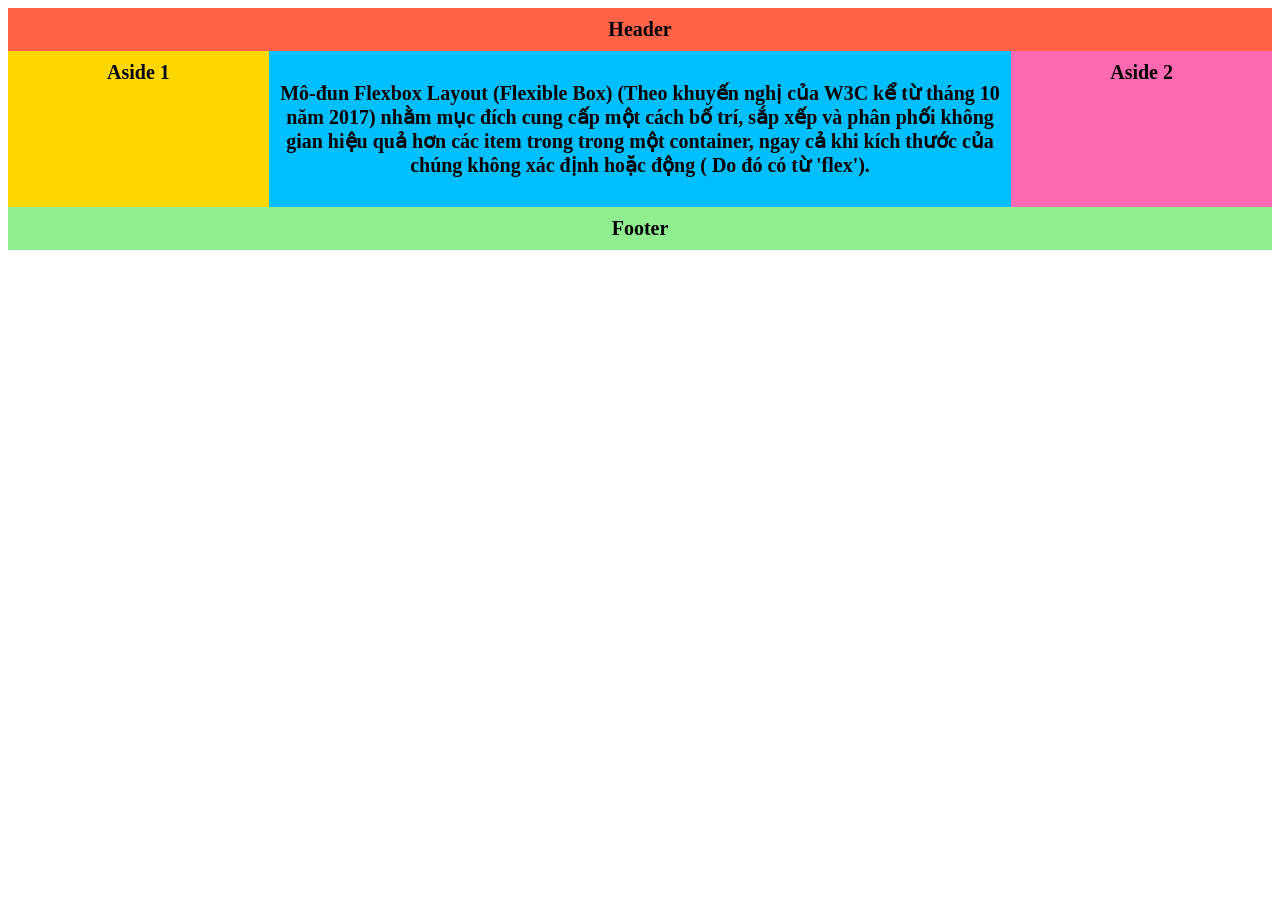
<file: BaiTapLab/Lab06/Lab06/Bai_2_Minh_hoa_layout/index.html>
<!DOCTYPE html>
<html>

<head>
	<meta http-equiv="Content-Type" content="text/html; charset=utf-8" />
    <link rel="stylesheet" href="css/style.css">
</head>

<body>
    <div class="wrapper">
        <header class="header-flex-2">Header</header>
        <article class="main">
            <p>Mô-đun Flexbox Layout (Flexible Box) (Theo khuyến nghị của W3C kể từ tháng 10 năm 2017) nhằm mục đích
                cung cấp một cách bố trí, sắp xếp và phân phối không gian hiệu quả hơn các item trong trong một
                container, ngay cả khi kích thước của chúng không xác định hoặc động ( Do đó có từ 'flex').</p>
        </article>
        <aside class="aside aside-1">Aside 1</aside>
        <aside class="aside aside-2">Aside 2</aside>
        <footer class="footer-flex-2">Footer</footer>
    </div>
</body>

</html>
</file>
<file: BaiTapLab/Lab07/demo_bai_2/css/elegant-icons.css>
@font-face {
	font-family: 'ElegantIcons';
	src:url('../fonts/ElegantIcons.eot');
	src:url('../fonts/ElegantIcons.eot?#iefix') format('embedded-opentype'),
		url('../fonts/ElegantIcons.woff') format('woff'),
		url('../fonts/ElegantIcons.ttf') format('truetype'),
		url('../fonts/ElegantIcons.svg#ElegantIcons') format('svg');
	font-weight: normal;
	font-style: normal;
}

/* Use the following CSS code if you want to use data attributes for inserting your icons */
[data-icon]:before {
	font-family: 'ElegantIcons';
	content: attr(data-icon);
	speak: none;
	font-weight: normal;
	font-variant: normal;
	text-transform: none;
	line-height: 1;
	-webkit-font-smoothing: antialiased;
	-moz-osx-font-smoothing: grayscale;
}

/* Use the following CSS code if you want to have a class per icon */
/*
Instead of a list of all class selectors,
you can use the generic selector below, but it's slower:
[class*="your-class-prefix"] {
*/
.arrow_up, .arrow_down, .arrow_left, .arrow_right, .arrow_left-up, .arrow_right-up, .arrow_right-down, .arrow_left-down, .arrow-up-down, .arrow_up-down_alt, .arrow_left-right_alt, .arrow_left-right, .arrow_expand_alt2, .arrow_expand_alt, .arrow_condense, .arrow_expand, .arrow_move, .arrow_carrot-up, .arrow_carrot-down, .arrow_carrot-left, .arrow_carrot-right, .arrow_carrot-2up, .arrow_carrot-2down, .arrow_carrot-2left, .arrow_carrot-2right, .arrow_carrot-up_alt2, .arrow_carrot-down_alt2, .arrow_carrot-left_alt2, .arrow_carrot-right_alt2, .arrow_carrot-2up_alt2, .arrow_carrot-2down_alt2, .arrow_carrot-2left_alt2, .arrow_carrot-2right_alt2, .arrow_triangle-up, .arrow_triangle-down, .arrow_triangle-left, .arrow_triangle-right, .arrow_triangle-up_alt2, .arrow_triangle-down_alt2, .arrow_triangle-left_alt2, .arrow_triangle-right_alt2, .arrow_back, .icon_minus-06, .icon_plus, .icon_close, .icon_check, .icon_minus_alt2, .icon_plus_alt2, .icon_close_alt2, .icon_check_alt2, .icon_zoom-out_alt, .icon_zoom-in_alt, .icon_search, .icon_box-empty, .icon_box-selected, .icon_minus-box, .icon_plus-box, .icon_box-checked, .icon_circle-empty, .icon_circle-slelected, .icon_stop_alt2, .icon_stop, .icon_pause_alt2, .icon_pause, .icon_menu, .icon_menu-square_alt2, .icon_menu-circle_alt2, .icon_ul, .icon_ol, .icon_adjust-horiz, .icon_adjust-vert, .icon_document_alt, .icon_documents_alt, .icon_pencil, .icon_pencil-edit_alt, .icon_pencil-edit, .icon_folder-alt, .icon_folder-open_alt, .icon_folder-add_alt, .icon_info_alt, .icon_error-oct_alt, .icon_error-circle_alt, .icon_error-triangle_alt, .icon_question_alt2, .icon_question, .icon_comment_alt, .icon_chat_alt, .icon_vol-mute_alt, .icon_volume-low_alt, .icon_volume-high_alt, .icon_quotations, .icon_quotations_alt2, .icon_clock_alt, .icon_lock_alt, .icon_lock-open_alt, .icon_key_alt, .icon_cloud_alt, .icon_cloud-upload_alt, .icon_cloud-download_alt, .icon_image, .icon_images, .icon_lightbulb_alt, .icon_gift_alt, .icon_house_alt, .icon_genius, .icon_mobile, .icon_tablet, .icon_laptop, .icon_desktop, .icon_camera_alt, .icon_mail_alt, .icon_cone_alt, .icon_ribbon_alt, .icon_bag_alt, .icon_creditcard, .icon_cart_alt, .icon_paperclip, .icon_tag_alt, .icon_tags_alt, .icon_trash_alt, .icon_cursor_alt, .icon_mic_alt, .icon_compass_alt, .icon_pin_alt, .icon_pushpin_alt, .icon_map_alt, .icon_drawer_alt, .icon_toolbox_alt, .icon_book_alt, .icon_calendar, .icon_film, .icon_table, .icon_contacts_alt, .icon_headphones, .icon_lifesaver, .icon_piechart, .icon_refresh, .icon_link_alt, .icon_link, .icon_loading, .icon_blocked, .icon_archive_alt, .icon_heart_alt, .icon_star_alt, .icon_star-half_alt, .icon_star, .icon_star-half, .icon_tools, .icon_tool, .icon_cog, .icon_cogs, .arrow_up_alt, .arrow_down_alt, .arrow_left_alt, .arrow_right_alt, .arrow_left-up_alt, .arrow_right-up_alt, .arrow_right-down_alt, .arrow_left-down_alt, .arrow_condense_alt, .arrow_expand_alt3, .arrow_carrot_up_alt, .arrow_carrot-down_alt, .arrow_carrot-left_alt, .arrow_carrot-right_alt, .arrow_carrot-2up_alt, .arrow_carrot-2dwnn_alt, .arrow_carrot-2left_alt, .arrow_carrot-2right_alt, .arrow_triangle-up_alt, .arrow_triangle-down_alt, .arrow_triangle-left_alt, .arrow_triangle-right_alt, .icon_minus_alt, .icon_plus_alt, .icon_close_alt, .icon_check_alt, .icon_zoom-out, .icon_zoom-in, .icon_stop_alt, .icon_menu-square_alt, .icon_menu-circle_alt, .icon_document, .icon_documents, .icon_pencil_alt, .icon_folder, .icon_folder-open, .icon_folder-add, .icon_folder_upload, .icon_folder_download, .icon_info, .icon_error-circle, .icon_error-oct, .icon_error-triangle, .icon_question_alt, .icon_comment, .icon_chat, .icon_vol-mute, .icon_volume-low, .icon_volume-high, .icon_quotations_alt, .icon_clock, .icon_lock, .icon_lock-open, .icon_key, .icon_cloud, .icon_cloud-upload, .icon_cloud-download, .icon_lightbulb, .icon_gift, .icon_house, .icon_camera, .icon_mail, .icon_cone, .icon_ribbon, .icon_bag, .icon_cart, .icon_tag, .icon_tags, .icon_trash, .icon_cursor, .icon_mic, .icon_compass, .icon_pin, .icon_pushpin, .icon_map, .icon_drawer, .icon_toolbox, .icon_book, .icon_contacts, .icon_archive, .icon_heart, .icon_profile, .icon_group, .icon_grid-2x2, .icon_grid-3x3, .icon_music, .icon_pause_alt, .icon_phone, .icon_upload, .icon_download, .social_facebook, .social_twitter, .social_pinterest, .social_googleplus, .social_tumblr, .social_tumbleupon, .social_wordpress, .social_instagram, .social_dribbble, .social_vimeo, .social_linkedin, .social_rss, .social_deviantart, .social_share, .social_myspace, .social_skype, .social_youtube, .social_picassa, .social_googledrive, .social_flickr, .social_blogger, .social_spotify, .social_delicious, .social_facebook_circle, .social_twitter_circle, .social_pinterest_circle, .social_googleplus_circle, .social_tumblr_circle, .social_stumbleupon_circle, .social_wordpress_circle, .social_instagram_circle, .social_dribbble_circle, .social_vimeo_circle, .social_linkedin_circle, .social_rss_circle, .social_deviantart_circle, .social_share_circle, .social_myspace_circle, .social_skype_circle, .social_youtube_circle, .social_picassa_circle, .social_googledrive_alt2, .social_flickr_circle, .social_blogger_circle, .social_spotify_circle, .social_delicious_circle, .social_facebook_square, .social_twitter_square, .social_pinterest_square, .social_googleplus_square, .social_tumblr_square, .social_stumbleupon_square, .social_wordpress_square, .social_instagram_square, .social_dribbble_square, .social_vimeo_square, .social_linkedin_square, .social_rss_square, .social_deviantart_square, .social_share_square, .social_myspace_square, .social_skype_square, .social_youtube_square, .social_picassa_square, .social_googledrive_square, .social_flickr_square, .social_blogger_square, .social_spotify_square, .social_delicious_square, .icon_printer, .icon_calulator, .icon_building, .icon_floppy, .icon_drive, .icon_search-2, .icon_id, .icon_id-2, .icon_puzzle, .icon_like, .icon_dislike, .icon_mug, .icon_currency, .icon_wallet, .icon_pens, .icon_easel, .icon_flowchart, .icon_datareport, .icon_briefcase, .icon_shield, .icon_percent, .icon_globe, .icon_globe-2, .icon_target, .icon_hourglass, .icon_balance, .icon_rook, .icon_printer-alt, .icon_calculator_alt, .icon_building_alt, .icon_floppy_alt, .icon_drive_alt, .icon_search_alt, .icon_id_alt, .icon_id-2_alt, .icon_puzzle_alt, .icon_like_alt, .icon_dislike_alt, .icon_mug_alt, .icon_currency_alt, .icon_wallet_alt, .icon_pens_alt, .icon_easel_alt, .icon_flowchart_alt, .icon_datareport_alt, .icon_briefcase_alt, .icon_shield_alt, .icon_percent_alt, .icon_globe_alt, .icon_clipboard {
	font-family: 'ElegantIcons';
	speak: none;
	font-style: normal;
	font-weight: normal;
	font-variant: normal;
	text-transform: none;
	line-height: 1;
	-webkit-font-smoothing: antialiased;
}
.arrow_up:before {
	content: "\21";
}
.arrow_down:before {
	content: "\22";
}
.arrow_left:before {
	content: "\23";
}
.arrow_right:before {
	content: "\24";
}
.arrow_left-up:before {
	content: "\25";
}
.arrow_right-up:before {
	content: "\26";
}
.arrow_right-down:before {
	content: "\27";
}
.arrow_left-down:before {
	content: "\28";
}
.arrow-up-down:before {
	content: "\29";
}
.arrow_up-down_alt:before {
	content: "\2a";
}
.arrow_left-right_alt:before {
	content: "\2b";
}
.arrow_left-right:before {
	content: "\2c";
}
.arrow_expand_alt2:before {
	content: "\2d";
}
.arrow_expand_alt:before {
	content: "\2e";
}
.arrow_condense:before {
	content: "\2f";
}
.arrow_expand:before {
	content: "\30";
}
.arrow_move:before {
	content: "\31";
}
.arrow_carrot-up:before {
	content: "\32";
}
.arrow_carrot-down:before {
	content: "\33";
}
.arrow_carrot-left:before {
	content: "\34";
}
.arrow_carrot-right:before {
	content: "\35";
}
.arrow_carrot-2up:before {
	content: "\36";
}
.arrow_carrot-2down:before {
	content: "\37";
}
.arrow_carrot-2left:before {
	content: "\38";
}
.arrow_carrot-2right:before {
	content: "\39";
}
.arrow_carrot-up_alt2:before {
	content: "\3a";
}
.arrow_carrot-down_alt2:before {
	content: "\3b";
}
.arrow_carrot-left_alt2:before {
	content: "\3c";
}
.arrow_carrot-right_alt2:before {
	content: "\3d";
}
.arrow_carrot-2up_alt2:before {
	content: "\3e";
}
.arrow_carrot-2down_alt2:before {
	content: "\3f";
}
.arrow_carrot-2left_alt2:before {
	content: "\40";
}
.arrow_carrot-2right_alt2:before {
	content: "\41";
}
.arrow_triangle-up:before {
	content: "\42";
}
.arrow_triangle-down:before {
	content: "\43";
}
.arrow_triangle-left:before {
	content: "\44";
}
.arrow_triangle-right:before {
	content: "\45";
}
.arrow_triangle-up_alt2:before {
	content: "\46";
}
.arrow_triangle-down_alt2:before {
	content: "\47";
}
.arrow_triangle-left_alt2:before {
	content: "\48";
}
.arrow_triangle-right_alt2:before {
	content: "\49";
}
.arrow_back:before {
	content: "\4a";
}
.icon_minus-06:before {
	content: "\4b";
}
.icon_plus:before {
	content: "\4c";
}
.icon_close:before {
	content: "\4d";
}
.icon_check:before {
	content: "\4e";
}
.icon_minus_alt2:before {
	content: "\4f";
}
.icon_plus_alt2:before {
	content: "\50";
}
.icon_close_alt2:before {
	content: "\51";
}
.icon_check_alt2:before {
	content: "\52";
}
.icon_zoom-out_alt:before {
	content: "\53";
}
.icon_zoom-in_alt:before {
	content: "\54";
}
.icon_search:before {
	content: "\55";
}
.icon_box-empty:before {
	content: "\56";
}
.icon_box-selected:before {
	content: "\57";
}
.icon_minus-box:before {
	content: "\58";
}
.icon_plus-box:before {
	content: "\59";
}
.icon_box-checked:before {
	content: "\5a";
}
.icon_circle-empty:before {
	content: "\5b";
}
.icon_circle-slelected:before {
	content: "\5c";
}
.icon_stop_alt2:before {
	content: "\5d";
}
.icon_stop:before {
	content: "\5e";
}
.icon_pause_alt2:before {
	content: "\5f";
}
.icon_pause:before {
	content: "\60";
}
.icon_menu:before {
	content: "\61";
}
.icon_menu-square_alt2:before {
	content: "\62";
}
.icon_menu-circle_alt2:before {
	content: "\63";
}
.icon_ul:before {
	content: "\64";
}
.icon_ol:before {
	content: "\65";
}
.icon_adjust-horiz:before {
	content: "\66";
}
.icon_adjust-vert:before {
	content: "\67";
}
.icon_document_alt:before {
	content: "\68";
}
.icon_documents_alt:before {
	content: "\69";
}
.icon_pencil:before {
	content: "\6a";
}
.icon_pencil-edit_alt:before {
	content: "\6b";
}
.icon_pencil-edit:before {
	content: "\6c";
}
.icon_folder-alt:before {
	content: "\6d";
}
.icon_folder-open_alt:before {
	content: "\6e";
}
.icon_folder-add_alt:before {
	content: "\6f";
}
.icon_info_alt:before {
	content: "\70";
}
.icon_error-oct_alt:before {
	content: "\71";
}
.icon_error-circle_alt:before {
	content: "\72";
}
.icon_error-triangle_alt:before {
	content: "\73";
}
.icon_question_alt2:before {
	content: "\74";
}
.icon_question:before {
	content: "\75";
}
.icon_comment_alt:before {
	content: "\76";
}
.icon_chat_alt:before {
	content: "\77";
}
.icon_vol-mute_alt:before {
	content: "\78";
}
.icon_volume-low_alt:before {
	content: "\79";
}
.icon_volume-high_alt:before {
	content: "\7a";
}
.icon_quotations:before {
	content: "\7b";
}
.icon_quotations_alt2:before {
	content: "\7c";
}
.icon_clock_alt:before {
	content: "\7d";
}
.icon_lock_alt:before {
	content: "\7e";
}
.icon_lock-open_alt:before {
	content: "\e000";
}
.icon_key_alt:before {
	content: "\e001";
}
.icon_cloud_alt:before {
	content: "\e002";
}
.icon_cloud-upload_alt:before {
	content: "\e003";
}
.icon_cloud-download_alt:before {
	content: "\e004";
}
.icon_image:before {
	content: "\e005";
}
.icon_images:before {
	content: "\e006";
}
.icon_lightbulb_alt:before {
	content: "\e007";
}
.icon_gift_alt:before {
	content: "\e008";
}
.icon_house_alt:before {
	content: "\e009";
}
.icon_genius:before {
	content: "\e00a";
}
.icon_mobile:before {
	content: "\e00b";
}
.icon_tablet:before {
	content: "\e00c";
}
.icon_laptop:before {
	content: "\e00d";
}
.icon_desktop:before {
	content: "\e00e";
}
.icon_camera_alt:before {
	content: "\e00f";
}
.icon_mail_alt:before {
	content: "\e010";
}
.icon_cone_alt:before {
	content: "\e011";
}
.icon_ribbon_alt:before {
	content: "\e012";
}
.icon_bag_alt:before {
	content: "\e013";
}
.icon_creditcard:before {
	content: "\e014";
}
.icon_cart_alt:before {
	content: "\e015";
}
.icon_paperclip:before {
	content: "\e016";
}
.icon_tag_alt:before {
	content: "\e017";
}
.icon_tags_alt:before {
	content: "\e018";
}
.icon_trash_alt:before {
	content: "\e019";
}
.icon_cursor_alt:before {
	content: "\e01a";
}
.icon_mic_alt:before {
	content: "\e01b";
}
.icon_compass_alt:before {
	content: "\e01c";
}
.icon_pin_alt:before {
	content: "\e01d";
}
.icon_pushpin_alt:before {
	content: "\e01e";
}
.icon_map_alt:before {
	content: "\e01f";
}
.icon_drawer_alt:before {
	content: "\e020";
}
.icon_toolbox_alt:before {
	content: "\e021";
}
.icon_book_alt:before {
	content: "\e022";
}
.icon_calendar:before {
	content: "\e023";
}
.icon_film:before {
	content: "\e024";
}
.icon_table:before {
	content: "\e025";
}
.icon_contacts_alt:before {
	content: "\e026";
}
.icon_headphones:before {
	content: "\e027";
}
.icon_lifesaver:before {
	content: "\e028";
}
.icon_piechart:before {
	content: "\e029";
}
.icon_refresh:before {
	content: "\e02a";
}
.icon_link_alt:before {
	content: "\e02b";
}
.icon_link:before {
	content: "\e02c";
}
.icon_loading:before {
	content: "\e02d";
}
.icon_blocked:before {
	content: "\e02e";
}
.icon_archive_alt:before {
	content: "\e02f";
}
.icon_heart_alt:before {
	content: "\e030";
}
.icon_star_alt:before {
	content: "\e031";
}
.icon_star-half_alt:before {
	content: "\e032";
}
.icon_star:before {
	content: "\e033";
}
.icon_star-half:before {
	content: "\e034";
}
.icon_tools:before {
	content: "\e035";
}
.icon_tool:before {
	content: "\e036";
}
.icon_cog:before {
	content: "\e037";
}
.icon_cogs:before {
	content: "\e038";
}
.arrow_up_alt:before {
	content: "\e039";
}
.arrow_down_alt:before {
	content: "\e03a";
}
.arrow_left_alt:before {
	content: "\e03b";
}
.arrow_right_alt:before {
	content: "\e03c";
}
.arrow_left-up_alt:before {
	content: "\e03d";
}
.arrow_right-up_alt:before {
	content: "\e03e";
}
.arrow_right-down_alt:before {
	content: "\e03f";
}
.arrow_left-down_alt:before {
	content: "\e040";
}
.arrow_condense_alt:before {
	content: "\e041";
}
.arrow_expand_alt3:before {
	content: "\e042";
}
.arrow_carrot_up_alt:before {
	content: "\e043";
}
.arrow_carrot-down_alt:before {
	content: "\e044";
}
.arrow_carrot-left_alt:before {
	content: "\e045";
}
.arrow_carrot-right_alt:before {
	content: "\e046";
}
.arrow_carrot-2up_alt:before {
	content: "\e047";
}
.arrow_carrot-2dwnn_alt:before {
	content: "\e048";
}
.arrow_carrot-2left_alt:before {
	content: "\e049";
}
.arrow_carrot-2right_alt:before {
	content: "\e04a";
}
.arrow_triangle-up_alt:before {
	content: "\e04b";
}
.arrow_triangle-down_alt:before {
	content: "\e04c";
}
.arrow_triangle-left_alt:before {
	content: "\e04d";
}
.arrow_triangle-right_alt:before {
	content: "\e04e";
}
.icon_minus_alt:before {
	content: "\e04f";
}
.icon_plus_alt:before {
	content: "\e050";
}
.icon_close_alt:before {
	content: "\e051";
}
.icon_check_alt:before {
	content: "\e052";
}
.icon_zoom-out:before {
	content: "\e053";
}
.icon_zoom-in:before {
	content: "\e054";
}
.icon_stop_alt:before {
	content: "\e055";
}
.icon_menu-square_alt:before {
	content: "\e056";
}
.icon_menu-circle_alt:before {
	content: "\e057";
}
.icon_document:before {
	content: "\e058";
}
.icon_documents:before {
	content: "\e059";
}
.icon_pencil_alt:before {
	content: "\e05a";
}
.icon_folder:before {
	content: "\e05b";
}
.icon_folder-open:before {
	content: "\e05c";
}
.icon_folder-add:before {
	content: "\e05d";
}
.icon_folder_upload:before {
	content: "\e05e";
}
.icon_folder_download:before {
	content: "\e05f";
}
.icon_info:before {
	content: "\e060";
}
.icon_error-circle:before {
	content: "\e061";
}
.icon_error-oct:before {
	content: "\e062";
}
.icon_error-triangle:before {
	content: "\e063";
}
.icon_question_alt:before {
	content: "\e064";
}
.icon_comment:before {
	content: "\e065";
}
.icon_chat:before {
	content: "\e066";
}
.icon_vol-mute:before {
	content: "\e067";
}
.icon_volume-low:before {
	content: "\e068";
}
.icon_volume-high:before {
	content: "\e069";
}
.icon_quotations_alt:before {
	content: "\e06a";
}
.icon_clock:before {
	content: "\e06b";
}
.icon_lock:before {
	content: "\e06c";
}
.icon_lock-open:before {
	content: "\e06d";
}
.icon_key:before {
	content: "\e06e";
}
.icon_cloud:before {
	content: "\e06f";
}
.icon_cloud-upload:before {
	content: "\e070";
}
.icon_cloud-download:before {
	content: "\e071";
}
.icon_lightbulb:before {
	content: "\e072";
}
.icon_gift:before {
	content: "\e073";
}
.icon_house:before {
	content: "\e074";
}
.icon_camera:before {
	content: "\e075";
}
.icon_mail:before {
	content: "\e076";
}
.icon_cone:before {
	content: "\e077";
}
.icon_ribbon:before {
	content: "\e078";
}
.icon_bag:before {
	content: "\e079";
}
.icon_cart:before {
	content: "\e07a";
}
.icon_tag:before {
	content: "\e07b";
}
.icon_tags:before {
	content: "\e07c";
}
.icon_trash:before {
	content: "\e07d";
}
.icon_cursor:before {
	content: "\e07e";
}
.icon_mic:before {
	content: "\e07f";
}
.icon_compass:before {
	content: "\e080";
}
.icon_pin:before {
	content: "\e081";
}
.icon_pushpin:before {
	content: "\e082";
}
.icon_map:before {
	content: "\e083";
}
.icon_drawer:before {
	content: "\e084";
}
.icon_toolbox:before {
	content: "\e085";
}
.icon_book:before {
	content: "\e086";
}
.icon_contacts:before {
	content: "\e087";
}
.icon_archive:before {
	content: "\e088";
}
.icon_heart:before {
	content: "\e089";
}
.icon_profile:before {
	content: "\e08a";
}
.icon_group:before {
	content: "\e08b";
}
.icon_grid-2x2:before {
	content: "\e08c";
}
.icon_grid-3x3:before {
	content: "\e08d";
}
.icon_music:before {
	content: "\e08e";
}
.icon_pause_alt:before {
	content: "\e08f";
}
.icon_phone:before {
	content: "\e090";
}
.icon_upload:before {
	content: "\e091";
}
.icon_download:before {
	content: "\e092";
}
.social_facebook:before {
	content: "\e093";
}
.social_twitter:before {
	content: "\e094";
}
.social_pinterest:before {
	content: "\e095";
}
.social_googleplus:before {
	content: "\e096";
}
.social_tumblr:before {
	content: "\e097";
}
.social_tumbleupon:before {
	content: "\e098";
}
.social_wordpress:before {
	content: "\e099";
}
.social_instagram:before {
	content: "\e09a";
}
.social_dribbble:before {
	content: "\e09b";
}
.social_vimeo:before {
	content: "\e09c";
}
.social_linkedin:before {
	content: "\e09d";
}
.social_rss:before {
	content: "\e09e";
}
.social_deviantart:before {
	content: "\e09f";
}
.social_share:before {
	content: "\e0a0";
}
.social_myspace:before {
	content: "\e0a1";
}
.social_skype:before {
	content: "\e0a2";
}
.social_youtube:before {
	content: "\e0a3";
}
.social_picassa:before {
	content: "\e0a4";
}
.social_googledrive:before {
	content: "\e0a5";
}
.social_flickr:before {
	content: "\e0a6";
}
.social_blogger:before {
	content: "\e0a7";
}
.social_spotify:before {
	content: "\e0a8";
}
.social_delicious:before {
	content: "\e0a9";
}
.social_facebook_circle:before {
	content: "\e0aa";
}
.social_twitter_circle:before {
	content: "\e0ab";
}
.social_pinterest_circle:before {
	content: "\e0ac";
}
.social_googleplus_circle:before {
	content: "\e0ad";
}
.social_tumblr_circle:before {
	content: "\e0ae";
}
.social_stumbleupon_circle:before {
	content: "\e0af";
}
.social_wordpress_circle:before {
	content: "\e0b0";
}
.social_instagram_circle:before {
	content: "\e0b1";
}
.social_dribbble_circle:before {
	content: "\e0b2";
}
.social_vimeo_circle:before {
	content: "\e0b3";
}
.social_linkedin_circle:before {
	content: "\e0b4";
}
.social_rss_circle:before {
	content: "\e0b5";
}
.social_deviantart_circle:before {
	content: "\e0b6";
}
.social_share_circle:before {
	content: "\e0b7";
}
.social_myspace_circle:before {
	content: "\e0b8";
}
.social_skype_circle:before {
	content: "\e0b9";
}
.social_youtube_circle:before {
	content: "\e0ba";
}
.social_picassa_circle:before {
	content: "\e0bb";
}
.social_googledrive_alt2:before {
	content: "\e0bc";
}
.social_flickr_circle:before {
	content: "\e0bd";
}
.social_blogger_circle:before {
	content: "\e0be";
}
.social_spotify_circle:before {
	content: "\e0bf";
}
.social_delicious_circle:before {
	content: "\e0c0";
}
.social_facebook_square:before {
	content: "\e0c1";
}
.social_twitter_square:before {
	content: "\e0c2";
}
.social_pinterest_square:before {
	content: "\e0c3";
}
.social_googleplus_square:before {
	content: "\e0c4";
}
.social_tumblr_square:before {
	content: "\e0c5";
}
.social_stumbleupon_square:before {
	content: "\e0c6";
}
.social_wordpress_square:before {
	content: "\e0c7";
}
.social_instagram_square:before {
	content: "\e0c8";
}
.social_dribbble_square:before {
	content: "\e0c9";
}
.social_vimeo_square:before {
	content: "\e0ca";
}
.social_linkedin_square:before {
	content: "\e0cb";
}
.social_rss_square:before {
	content: "\e0cc";
}
.social_deviantart_square:before {
	content: "\e0cd";
}
.social_share_square:before {
	content: "\e0ce";
}
.social_myspace_square:before {
	content: "\e0cf";
}
.social_skype_square:before {
	content: "\e0d0";
}
.social_youtube_square:before {
	content: "\e0d1";
}
.social_picassa_square:before {
	content: "\e0d2";
}
.social_googledrive_square:before {
	content: "\e0d3";
}
.social_flickr_square:before {
	content: "\e0d4";
}
.social_blogger_square:before {
	content: "\e0d5";
}
.social_spotify_square:before {
	content: "\e0d6";
}
.social_delicious_square:before {
	content: "\e0d7";
}
.icon_printer:before {
	content: "\e103";
}
.icon_calulator:before {
	content: "\e0ee";
}
.icon_building:before {
	content: "\e0ef";
}
.icon_floppy:before {
	content: "\e0e8";
}
.icon_drive:before {
	content: "\e0ea";
}
.icon_search-2:before {
	content: "\e101";
}
.icon_id:before {
	content: "\e107";
}
.icon_id-2:before {
	content: "\e108";
}
.icon_puzzle:before {
	content: "\e102";
}
.icon_like:before {
	content: "\e106";
}
.icon_dislike:before {
	content: "\e0eb";
}
.icon_mug:before {
	content: "\e105";
}
.icon_currency:before {
	content: "\e0ed";
}
.icon_wallet:before {
	content: "\e100";
}
.icon_pens:before {
	content: "\e104";
}
.icon_easel:before {
	content: "\e0e9";
}
.icon_flowchart:before {
	content: "\e109";
}
.icon_datareport:before {
	content: "\e0ec";
}
.icon_briefcase:before {
	content: "\e0fe";
}
.icon_shield:before {
	content: "\e0f6";
}
.icon_percent:before {
	content: "\e0fb";
}
.icon_globe:before {
	content: "\e0e2";
}
.icon_globe-2:before {
	content: "\e0e3";
}
.icon_target:before {
	content: "\e0f5";
}
.icon_hourglass:before {
	content: "\e0e1";
}
.icon_balance:before {
	content: "\e0ff";
}
.icon_rook:before {
	content: "\e0f8";
}
.icon_printer-alt:before {
	content: "\e0fa";
}
.icon_calculator_alt:before {
	content: "\e0e7";
}
.icon_building_alt:before {
	content: "\e0fd";
}
.icon_floppy_alt:before {
	content: "\e0e4";
}
.icon_drive_alt:before {
	content: "\e0e5";
}
.icon_search_alt:before {
	content: "\e0f7";
}
.icon_id_alt:before {
	content: "\e0e0";
}
.icon_id-2_alt:before {
	content: "\e0fc";
}
.icon_puzzle_alt:before {
	content: "\e0f9";
}
.icon_like_alt:before {
	content: "\e0dd";
}
.icon_dislike_alt:before {
	content: "\e0f1";
}
.icon_mug_alt:before {
	content: "\e0dc";
}
.icon_currency_alt:before {
	content: "\e0f3";
}
.icon_wallet_alt:before {
	content: "\e0d8";
}
.icon_pens_alt:before {
	content: "\e0db";
}
.icon_easel_alt:before {
	content: "\e0f0";
}
.icon_flowchart_alt:before {
	content: "\e0df";
}
.icon_datareport_alt:before {
	content: "\e0f2";
}
.icon_briefcase_alt:before {
	content: "\e0f4";
}
.icon_shield_alt:before {
	content: "\e0d9";
}
.icon_percent_alt:before {
	content: "\e0da";
}
.icon_globe_alt:before {
	content: "\e0de";
}
.icon_clipboard:before {
	content: "\e0e6";
}


	.glyph {
		float: left;
		text-align: center;
		padding: .75em;
		margin: .4em 1.5em .75em 0;
		width: 6em;
text-shadow: none;
	}
        .glyph_big {
        font-size: 128px;
        color: #59c5dc;
        float: left;
        margin-right: 20px;
        }

        .glyph div { padding-bottom: 10px;}

	.glyph input {
		font-family: consolas, monospace;
		font-size: 12px;
		width: 100%;
		text-align: center;
		border: 0;
		box-shadow: 0 0 0 1px #ccc;
		padding: .2em;
                -moz-border-radius: 5px;
                -webkit-border-radius: 5px;
	}
	.centered {
		margin-left: auto;
		margin-right: auto;
	}
	.glyph .fs1 {
		font-size: 2em;
	}
</file>
<file: BaiTapLab/Lab07/demo_bai_2/css/nice-select.css>
.nice-select {
  -webkit-tap-highlight-color: transparent;
  background-color: #fff;
  border-radius: 5px;
  border: solid 1px #e8e8e8;
  box-sizing: border-box;
  clear: both;
  cursor: pointer;
  display: block;
  float: left;
  font-family: inherit;
  font-size: 14px;
  font-weight: normal;
  height: 42px;
  line-height: 40px;
  outline: none;
  padding-left: 18px;
  padding-right: 30px;
  position: relative;
  text-align: left !important;
  -webkit-transition: all 0.2s ease-in-out;
  transition: all 0.2s ease-in-out;
  -webkit-user-select: none;
     -moz-user-select: none;
      -ms-user-select: none;
          user-select: none;
  white-space: nowrap;
  width: auto; }
  .nice-select:hover {
    border-color: #dbdbdb; }
  .nice-select:active, .nice-select.open, .nice-select:focus {
    border-color: #999; }
  .nice-select:after {
    border-bottom: 2px solid #999;
    border-right: 2px solid #999;
    content: '';
    display: block;
    height: 5px;
    margin-top: -4px;
    pointer-events: none;
    position: absolute;
    right: 12px;
    top: 50%;
    -webkit-transform-origin: 66% 66%;
        -ms-transform-origin: 66% 66%;
            transform-origin: 66% 66%;
    -webkit-transform: rotate(45deg);
        -ms-transform: rotate(45deg);
            transform: rotate(45deg);
    -webkit-transition: all 0.15s ease-in-out;
    transition: all 0.15s ease-in-out;
    width: 5px; }
  .nice-select.open:after {
    -webkit-transform: rotate(-135deg);
        -ms-transform: rotate(-135deg);
            transform: rotate(-135deg); }
  .nice-select.open .list {
    opacity: 1;
    pointer-events: auto;
    -webkit-transform: scale(1) translateY(0);
        -ms-transform: scale(1) translateY(0);
            transform: scale(1) translateY(0); }
  .nice-select.disabled {
    border-color: #ededed;
    color: #999;
    pointer-events: none; }
    .nice-select.disabled:after {
      border-color: #cccccc; }
  .nice-select.wide {
    width: 100%; }
    .nice-select.wide .list {
      left: 0 !important;
      right: 0 !important; }
  .nice-select.right {
    float: right; }
    .nice-select.right .list {
      left: auto;
      right: 0; }
  .nice-select.small {
    font-size: 12px;
    height: 36px;
    line-height: 34px; }
    .nice-select.small:after {
      height: 4px;
      width: 4px; }
    .nice-select.small .option {
      line-height: 34px;
      min-height: 34px; }
  .nice-select .list {
    background-color: #fff;
    border-radius: 5px;
    box-shadow: 0 0 0 1px rgba(68, 68, 68, 0.11);
    box-sizing: border-box;
    margin-top: 4px;
    opacity: 0;
    overflow: hidden;
    padding: 0;
    pointer-events: none;
    position: absolute;
    top: 100%;
    left: 0;
    -webkit-transform-origin: 50% 0;
        -ms-transform-origin: 50% 0;
            transform-origin: 50% 0;
    -webkit-transform: scale(0.75) translateY(-21px);
        -ms-transform: scale(0.75) translateY(-21px);
            transform: scale(0.75) translateY(-21px);
    -webkit-transition: all 0.2s cubic-bezier(0.5, 0, 0, 1.25), opacity 0.15s ease-out;
    transition: all 0.2s cubic-bezier(0.5, 0, 0, 1.25), opacity 0.15s ease-out;
    z-index: 9; }
    .nice-select .list:hover .option:not(:hover) {
      background-color: transparent !important; }
  .nice-select .option {
    cursor: pointer;
    font-weight: 400;
    line-height: 40px;
    list-style: none;
    min-height: 40px;
    outline: none;
    padding-left: 18px;
    padding-right: 29px;
    text-align: left;
    -webkit-transition: all 0.2s;
    transition: all 0.2s; }
    .nice-select .option:hover, .nice-select .option.focus, .nice-select .option.selected.focus {
      background-color: #f6f6f6; }
    .nice-select .option.selected {
      font-weight: bold; }
    .nice-select .option.disabled {
      background-color: transparent;
      color: #999;
      cursor: default; }

.no-csspointerevents .nice-select .list {
  display: none; }

.no-csspointerevents .nice-select.open .list {
  display: block; }
</file>
<file: BaiTapLab/Lab07/demo_bai_2/css/style.css>
html,
body {
	height: 100%;
	font-family: "Nunito Sans", sans-serif;
	-webkit-font-smoothing: antialiased;
	font-smoothing: antialiased;
}

h1,
h2,
h3,
h4,
h5,
h6 {
	margin: 0;
	color: #111111;
	font-weight: 400;
	font-family: "Nunito Sans", sans-serif;
}

h1 {
	font-size: 70px;
}

h2 {
	font-size: 36px;
}

h3 {
	font-size: 30px;
}

h4 {
	font-size: 24px;
}

h5 {
	font-size: 18px;
}

h6 {
	font-size: 16px;
}

p {
	font-size: 16px;
	font-family: "Nunito Sans", sans-serif;
	color: #6f6f6f;
	font-weight: 400;
	line-height: 26px;
	margin: 0 0 15px 0;
}

img {
	max-width: 100%;
}

input:focus,
select:focus,
button:focus,
textarea:focus {
	outline: none;
}

a:hover,
a:focus {
	text-decoration: none;
	outline: none;
	color: #ffffff;
}

ul,
ol {
	padding: 0;
	margin: 0;
}

/*---------------------
  Helper CSS
-----------------------*/

.section-title {
	margin-bottom: 50px;
	text-align: center;
}

.section-title h2 {
	color: #1c1c1c;
	font-weight: 700;
	position: relative;
}

.section-title h2:after {
	position: absolute;
	left: 0;
	bottom: -15px;
	right: 0;
	height: 4px;
	width: 80px;
	background: #ff9933;
	content: "";
	margin: 0 auto;
}

.set-bg {
	background-repeat: no-repeat;
	background-size: cover;
	background-position: top center;
}

.spad {
	padding-top: 100px;
	padding-bottom: 100px;
}

.text-white h1,
.text-white h2,
.text-white h3,
.text-white h4,
.text-white h5,
.text-white h6,
.text-white p,
.text-white span,
.text-white li,
.text-white a {
	color: #fff;
}

/* buttons */

.primary-btn {
	display: inline-block;
	font-size: 14px;
	padding: 10px 28px 10px;
	color: #ffffff;
	text-transform: uppercase;
	font-weight: 700;
	background: #ff9933;
	letter-spacing: 2px;
}

.site-btn {
	font-size: 14px;
	color: #ffffff;
	font-weight: 800;
	text-transform: uppercase;
	display: inline-block;
	padding: 10px 20px 10px;
	background: #504b4b;
	/* border-radius: 0px 10px 10px 0px; */
	border: none;
}

/* Preloder */

#preloder {
	position: fixed;
	width: 100%;
	height: 100%;
	top: 0;
	left: 0;
	z-index: 999999;
	background: #000;
}

.loader {
	width: 40px;
	height: 40px;
	position: absolute;
	top: 50%;
	left: 50%;
	margin-top: -13px;
	margin-left: -13px;
	border-radius: 60px;
	animation: loader 0.8s linear infinite;
	-webkit-animation: loader 0.8s linear infinite;
}

@keyframes loader {
	0% {
		-webkit-transform: rotate(0deg);
		transform: rotate(0deg);
		border: 4px solid #f44336;
		border-left-color: transparent;
	}
	50% {
		-webkit-transform: rotate(180deg);
		transform: rotate(180deg);
		border: 4px solid #673ab7;
		border-left-color: transparent;
	}
	100% {
		-webkit-transform: rotate(360deg);
		transform: rotate(360deg);
		border: 4px solid #f44336;
		border-left-color: transparent;
	}
}

@-webkit-keyframes loader {
	0% {
		-webkit-transform: rotate(0deg);
		border: 4px solid #f44336;
		border-left-color: transparent;
	}
	50% {
		-webkit-transform: rotate(180deg);
		border: 4px solid #673ab7;
		border-left-color: transparent;
	}
	100% {
		-webkit-transform: rotate(360deg);
		border: 4px solid #f44336;
		border-left-color: transparent;
	}
}

/*---------------------
  Header
-----------------------*/

.header__top {
	background: #f5f5f5;
}

.header__top__left {
	padding: 10px 0 13px;
}

.header__top__left ul li {
	font-size: 14px;
	color: #1c1c1c;
	display: inline-block;
	margin-right: 45px;
	position: relative;
}

.header__top__left ul li:after {
	position: absolute;
	right: -25px;
	top: 1px;
	height: 20px;
	width: 1px;
	background: #000000;
	opacity: 0.1;
	content: "";
}

.header__top__left ul li:last-child {
	margin-right: 0;
}

.header__top__left ul li:last-child:after {
	display: none;
}

.header__top__left ul li i {
	color: #252525;
	margin-right: 5px;
}

.header__top__right {
	text-align: right;
	padding: 10px 0 13px;
}

.header__top__right__social {
	position: relative;
	display: inline-block;
	margin-right: 35px;
}

.header__top__right__social:after {
	position: absolute;
	right: -20px;
	top: 1px;
	height: 20px;
	width: 1px;
	background: #000000;
	opacity: 0.1;
	content: "";
}

.header__top__right__social a {
	font-size: 14px;
	display: inline-block;
	color: #1c1c1c;
	margin-right: 20px;
}

.header__top__right__social a:last-child {
	margin-right: 0;
}

.header__top__right__language {
	position: relative;
	display: inline-block;
	margin-right: 40px;
	cursor: pointer;
}

.header__top__right__language:hover ul {
	top: 23px;
	opacity: 1;
	visibility: visible;
}

.header__top__right__language:after {
	position: absolute;
	right: -21px;
	top: 1px;
	height: 20px;
	width: 1px;
	background: #000000;
	opacity: 0.1;
	content: "";
}

.header__top__right__language img {
	margin-right: 6px;
}

.header__top__right__language div {
	font-size: 14px;
	color: #1c1c1c;
	display: inline-block;
	margin-right: 4px;
}

.header__top__right__language span {
	font-size: 14px;
	color: #1c1c1c;
	position: relative;
	top: 2px;
}

.header__top__right__language ul {
	background: #222222;
	width: 100px;
	text-align: left;
	padding: 5px 0;
	position: absolute;
	left: 0;
	top: 43px;
	z-index: 9;
	opacity: 0;
	visibility: hidden;
	-webkit-transition: all, 0.3s;
	-moz-transition: all, 0.3s;
	-ms-transition: all, 0.3s;
	-o-transition: all, 0.3s;
	transition: all, 0.3s;
}

.header__top__right__language ul li {
	list-style: none;
}

.header__top__right__language ul li a {
	font-size: 14px;
	color: #ffffff;
	padding: 5px 10px;
}

.header__top__right__auth {
	display: inline-block;
}

.header__top__right__auth a {
	display: block;
	font-size: 14px;
	color: #1c1c1c;
}

.header__top__right__auth a i {
	margin-right: 6px;
}

.header__logo {
	text-align: center;
}

.header__logo a {
	display: inline-block;
}

.header__menu {
	padding: 24px 0;
}

.header__menu ul li {
	list-style: none;
	display: inline-block;
	margin-right: 30px;
	position: relative;
}

.header__menu ul li .header__menu__dropdown {
	position: absolute;
	left: 0;
	top: 50px;
	background: #222222;
	width: 180px;
	z-index: 9;
	padding: 5px 0;
	-webkit-transition: all, 0.3s;
	-moz-transition: all, 0.3s;
	-ms-transition: all, 0.3s;
	-o-transition: all, 0.3s;
	transition: all, 0.3s;
	opacity: 0;
	visibility: hidden;
}

.header__menu ul li .header__menu__dropdown li {
	margin-right: 0;
	display: block;
}

.header__menu ul li .header__menu__dropdown li:hover>a {
	color: #ff9933;
}

.header__menu ul li .header__menu__dropdown li a {
	text-transform: capitalize;
	color: #ffffff;
	font-weight: 400;
	padding: 5px 15px;
}

.header__menu ul li.active a {
	color: #ff9933;
}

.header__menu ul li:hover .header__menu__dropdown {
	top: 30px;
	opacity: 1;
	visibility: visible;
}

.header__menu ul li:hover>a {
	color: #ff9933;
}

.header__menu ul li:last-child {
	margin-right: 0;
}

.header__menu ul li a {
	font-size: 14px;
	color: #252525;
	text-transform: uppercase;
	font-weight: 700;
	letter-spacing: 2px;
	-webkit-transition: all, 0.3s;
	-moz-transition: all, 0.3s;
	-ms-transition: all, 0.3s;
	-o-transition: all, 0.3s;
	transition: all, 0.3s;
	padding: 5px 0;
	display: block;
}

.header__cart {
	text-align: right;
	padding: 24px 0;
}

.header__cart ul {
	display: inline-block;
	margin-right: 25px;
}

.header__cart ul li {
	list-style: none;
	display: inline-block;
	margin-right: 15px;
}

.header__cart ul li:last-child {
	margin-right: 0;
}

.header__cart ul li a {
	position: relative;
}

.header__cart ul li a i {
	font-size: 18px;
	color: #1c1c1c;
}

.header__cart ul li a span {
	height: 13px;
	width: 13px;
	background: #ff9933;
	font-size: 10px;
	color: #ffffff;
	line-height: 13px;
	text-align: center;
	font-weight: 700;
	display: inline-block;
	border-radius: 50%;
	position: absolute;
	top: 0;
	right: -12px;
}

.header__cart .header__cart__price {
	font-size: 14px;
	color: #6f6f6f;
	display: inline-block;
}

.header__cart .header__cart__price span {
	color: #252525;
	font-weight: 700;
}

.humberger__menu__wrapper {
	display: none;
}

.humberger__open {
	display: none;
}

/*---------------------
  Hero
-----------------------*/

.hero {
	padding-bottom: 50px;
}

.hero.hero-normal {
	padding-bottom: 30px;
}

.hero.hero-normal .hero__categories {
	position: relative;
}

.hero.hero-normal .hero__categories ul {
	display: none;
	position: absolute;
	left: 0;
	top: 46px;
	width: 100%;
	z-index: 9;
	background: #ffffff;
}

.hero.hero-normal .hero__search {
	margin-bottom: 0;
}

.hero__categories__all {
	background: #504b4b;
	position: relative;
	padding: 10px 25px 10px 40px;
	cursor: pointer;
}

.hero__categories__all i {
	font-size: 16px;
	color: #ffffff;
	margin-right: 10px;
}

.hero__categories__all span {
	font-size: 18px;
	font-weight: 700;
	color: #ffffff;
}

.hero__categories__all:after {
	position: absolute;
	right: 18px;
	top: 9px;
	content: "3";
	font-family: "ElegantIcons";
	font-size: 18px;
	color: #ffffff;
}

.hero__categories ul {
	border: 1px solid #ebebeb;
	padding-left: 40px;
	padding-top: 10px;
	padding-bottom: 12px;
}

.hero__categories ul li {
	list-style: none;
}

.hero__categories ul li a {
	font-size: 16px;
	color: #1c1c1c;
	line-height: 39px;
	display: block;
}

.hero__search {
	overflow: hidden;
	margin-bottom: 30px;
}

.hero__search__form {
	width: 610px;
	height: 50px;
	border: 1px solid #ebebeb;
	position: relative;
	float: left;
}

.hero__search__form form .hero__search__categories {
	width: 30%;
	float: left;
	font-size: 16px;
	color: #1c1c1c;
	font-weight: 700;
	padding-left: 18px;
	padding-top: 11px;
	position: relative;
}

.hero__search__form form .hero__search__categories:after {
	position: absolute;
	right: 0;
	top: 14px;
	height: 20px;
	width: 1px;
	background: #000000;
	opacity: 0.1;
	content: "";
}

.hero__search__form form .hero__search__categories span {
	position: absolute;
	right: 14px;
	top: 14px;
}

.hero__search__form form input {
	width: 70%;
	border: none;
	height: 48px;
	font-size: 16px;
	color: #b2b2b2;
	padding-left: 20px;
}

.hero__search__form form input::placeholder {
	color: #b2b2b2;
}

.hero__search__form form button {
	position: absolute;
	right: 0;
	top: -1px;
	height: 50px;
}

.hero__search__phone {
	float: right;
}

.hero__search__phone__icon {
	font-size: 18px;
	color: #ff9933;
	height: 50px;
	width: 50px;
	background: #f5f5f5;
	line-height: 50px;
	text-align: center;
	border-radius: 50%;
	float: left;
	margin-right: 20px;
}

.hero__search__phone__text {
	overflow: hidden;
}

.hero__search__phone__text h5 {
	color: #1c1c1c;
	font-weight: 700;
	margin-bottom: 5px;
}

.hero__search__phone__text span {
	font-size: 14px;
	color: #6f6f6f;
}

.hero__item {
	height: 431px;
    display: flex;
    align-items: center;
    padding-left: 300px;
    justify-content: flex-start;
    flex-direction: row-reverse;
}

.hero__text span {
	font-size: 14px;
	text-transform: uppercase;
	font-weight: 700;
	letter-spacing: 4px;
	color: #ff9933;
}

.hero__text h2 {
	font-size: 46px;
	color: #252525;
	line-height: 52px;
	font-weight: 700;
	margin: 10px 0;
}

.hero__text p {
	margin-bottom: 35px;
}

/*---------------------
  Categories
-----------------------*/

.categories__item {
	height: 310px;
	position: relative;
}

.categories__item h5 {
	position: absolute;
	left: 0;
	width: 100%;
	padding: 0 40px;
	bottom: 20px;
	text-align: center;
}

.categories__item h5 a {
	font-size: 18px;
	color: #1c1c1c;
	font-weight: 700;
	text-transform: uppercase;
	letter-spacing: 2px;
	padding: 12px 0 10px;
	background: #ffffff;
	display: block;
	border-radius: 30px;
}

.categories__item :hover a {
	background: #ff9933;
	color: #ffffff;
}

.categories__slider .col-lg-3 {
	max-width: 100%;
}

.categories__slider.owl-carousel .owl-nav button {
	font-size: 18px;
	color: #1c1c1c;
	height: 70px;
	width: 30px;
	line-height: 70px;
	text-align: center;
	border: 1px solid #ebebeb;
	position: absolute;
	left: -35px;
	top: 50%;
	-webkit-transform: translateY(-35px);
	background: #ffffff;
}

.categories__slider.owl-carousel .owl-nav button.owl-next {
	left: auto;
	right: -35px;
}

/*---------------------
  Featured
-----------------------*/

.featured {
	padding-top: 80px;
	padding-bottom: 40px;
}

.featured__controls {
	text-align: center;
	margin-bottom: 50px;
}

.featured__controls ul li {
	list-style: none;
	font-size: 18px;
	color: #1c1c1c;
	display: inline-block;
	margin-right: 25px;
	position: relative;
	cursor: pointer;
}

.featured__controls ul li.active:after {
	opacity: 1;
}

.featured__controls ul li:after {
	position: absolute;
	left: 0;
	bottom: -2px;
	width: 100%;
	height: 2px;
	background: #ff9933;
	content: "";
	opacity: 0;
}

.featured__controls ul li:last-child {
	margin-right: 0;
}

.featured__item {
	margin-bottom: 50px;
}

.featured__item:hover .featured__item__pic .featured__item__pic__hover {
	bottom: 20px;
}

.featured__item__pic {
	height: 270px;
	position: relative;
	overflow: hidden;
	background-position: center center;
}

.featured__item__pic__hover {
	position: absolute;
	left: 0;
	bottom: -50px;
	width: 100%;
	text-align: center;
	-webkit-transition: all, 0.5s;
	-moz-transition: all, 0.5s;
	-ms-transition: all, 0.5s;
	-o-transition: all, 0.5s;
	transition: all, 0.5s;
}

.featured__item__pic__hover li {
	list-style: none;
	display: inline-block;
	margin-right: 6px;
}

.featured__item__pic__hover li:last-child {
	margin-right: 0;
}

.featured__item__pic__hover li:hover a {
	background: #ff9933;
	border-color: #ff9933;
}

.featured__item__pic__hover li:hover a i {
	color: #ffffff;
	transform: rotate(360deg);
}

.featured__item__pic__hover li a {
	font-size: 16px;
	color: #1c1c1c;
	height: 40px;
	width: 40px;
	line-height: 40px;
	text-align: center;
	border: 1px solid #ebebeb;
	background: #ffffff;
	display: block;
	border-radius: 50%;
	-webkit-transition: all, 0.5s;
	-moz-transition: all, 0.5s;
	-ms-transition: all, 0.5s;
	-o-transition: all, 0.5s;
	transition: all, 0.5s;
}

.featured__item__pic__hover li a i {
	position: relative;
	transform: rotate(0);
	-webkit-transition: all, 0.3s;
	-moz-transition: all, 0.3s;
	-ms-transition: all, 0.3s;
	-o-transition: all, 0.3s;
	transition: all, 0.3s;
}

.featured__item__text {
	text-align: center;
	padding-top: 15px;
}

.featured__item__text h6 {
	margin-bottom: 10px;
}

.featured__item__text h6 a {
	color: #252525;
}

.featured__item__text h5 {
	color: #252525;
	font-weight: 700;
}

.text__sale{
	color: rgb(128, 128, 137);
	text-align: center;
	text-decoration: line-through;
}

.text__sale h5{
	color: rgb(128, 128, 137);
}

/*---------------------
  Latest Product
-----------------------*/

.latest-product {
	padding-top: 80px;
	padding-bottom: 0;
}

.latest-product__text h4 {
	font-weight: 700;
	color: #1c1c1c;
	margin-bottom: 45px;
}

.latest-product__slider.owl-carousel .owl-nav {
	position: absolute;
	right: 20px;
	top: -75px;
}

.latest-product__slider.owl-carousel .owl-nav button {
	height: 30px;
	width: 30px;
	background: #F3F6FA;
	border: 1px solid #e6e6e6;
	font-size: 14px;
	color: #636363;
	margin-right: 10px;
	line-height: 30px;
	text-align: center;
}

.latest-product__slider.owl-carousel .owl-nav button span {
	font-weight: 700;
}

.latest-product__slider.owl-carousel .owl-nav button:last-child {
	margin-right: 0;
}

.latest-product__item {
	margin-bottom: 20px;
	overflow: hidden;
	display: block;
}

.latest-product__item__pic {
	float: left;
	margin-right: 26px;
}

.latest-product__item__pic img {
	height: 110px;
	width: 110px;
}

.latest-product__item__text {
	overflow: hidden;
	padding-top: 10px;
}

.latest-product__item__text h6 {
	color: #252525;
	margin-bottom: 8px;
}

.latest-product__item__text span {
	font-size: 18px;
	display: block;
	color: #252525;
	font-weight: 700;
}

/*---------------------
  Form BLog
-----------------------*/

.from-blog {
	padding-top: 50px;
	padding-bottom: 50px;
}

.from-blog .blog__item {
	margin-bottom: 30px;
}

.from-blog__title {
	margin-bottom: 70px;
}

/*---------------------
  Breadcrumb
-----------------------*/

.breadcrumb-section {
	display: flex;
	align-items: center;
	padding: 45px 0 40px;
}

.breadcrumb__text h2 {
	font-size: 46px;
	color: #ffffff;
	font-weight: 700;
}

.breadcrumb__option a {
	display: inline-block;
	font-size: 16px;
	color: #ffffff;
	font-weight: 700;
	margin-right: 20px;
	position: relative;
}

.breadcrumb__option a:after {
	position: absolute;
	right: -12px;
	top: 13px;
	height: 1px;
	width: 10px;
	background: #ffffff;
	content: "";
}

.breadcrumb__option span {
	display: inline-block;
	font-size: 16px;
	color: #ffffff;
}

/*---------------------
  Sidebar
-----------------------*/

.sidebar__item {
	margin-bottom: 35px;
}

.sidebar__item.sidebar__item__color--option {
	overflow: hidden;
}

.sidebar__item h4 {
	color: #1c1c1c;
	font-weight: 700;
	margin-bottom: 25px;
}

.sidebar__item ul li {
	list-style: none;
}

.sidebar__item ul li a {
	font-size: 16px;
	color: #1c1c1c;
	line-height: 39px;
	display: block;
}

.sidebar__item .latest-product__text {
	position: relative;
}

.sidebar__item .latest-product__text h4 {
	margin-bottom: 45px;
}

.sidebar__item .latest-product__text .owl-carousel .owl-nav {
	right: 0;
}

.price-range-wrap .range-slider {
	margin-top: 20px;
}

.price-range-wrap .range-slider .price-input {
	position: relative;
}

.price-range-wrap .range-slider .price-input:after {
	position: absolute;
	left: 38px;
	top: 13px;
	height: 1px;
	width: 5px;
	background: #dd2222;
	content: "";
}

.price-range-wrap .range-slider .price-input input {
	font-size: 16px;
	color: #dd2222;
	font-weight: 700;
	max-width: 20%;
	border: none;
	display: inline-block;
}

.price-range-wrap .price-range {
	border-radius: 0;
}

.price-range-wrap .price-range.ui-widget-content {
	border: none;
	background: #ebebeb;
	height: 5px;
}

.price-range-wrap .price-range.ui-widget-content .ui-slider-handle {
	height: 13px;
	width: 13px;
	border-radius: 50%;
	background: #ffffff;
	border: none;
	-webkit-box-shadow: 0px 1px 10px rgba(0, 0, 0, 0.2);
	box-shadow: 0px 1px 10px rgba(0, 0, 0, 0.2);
	outline: none;
	cursor: pointer;
}

.price-range-wrap .price-range .ui-slider-range {
	background: #dd2222;
	border-radius: 0;
}

.price-range-wrap .price-range .ui-slider-range.ui-corner-all.ui-widget-header:last-child {
	background: #dd2222;
}

.sidebar__item__color {
	float: left;
	width: 40%;
}

.sidebar__item__color.sidebar__item__color--white label:after {
	border: 2px solid #333333;
	background: transparent;
}

.sidebar__item__color.sidebar__item__color--gray label:after {
	background: #E9A625;
}

.sidebar__item__color.sidebar__item__color--red label:after {
	background: #D62D2D;
}

.sidebar__item__color.sidebar__item__color--black label:after {
	background: #252525;
}

.sidebar__item__color.sidebar__item__color--blue label:after {
	background: #249BC8;
}

.sidebar__item__color.sidebar__item__color--green label:after {
	background: #3CC032;
}

.sidebar__item__color label {
	font-size: 16px;
	color: #333333;
	position: relative;
	padding-left: 32px;
	cursor: pointer;
}

.sidebar__item__color label input {
	position: absolute;
	visibility: hidden;
}

.sidebar__item__color label:after {
	position: absolute;
	left: 0;
	top: 5px;
	height: 14px;
	width: 14px;
	background: #222;
	content: "";
	border-radius: 50%;
}

.sidebar__item__size {
	display: inline-block;
	margin-right: 16px;
	margin-bottom: 10px;
}

.sidebar__item__size label {
	font-size: 12px;
	color: #6f6f6f;
	display: inline-block;
	padding: 8px 25px 6px;
	background: #f5f5f5;
	cursor: pointer;
	margin-bottom: 0;
}

.sidebar__item__size label input {
	position: absolute;
	visibility: hidden;
}

/*---------------------
  Shop Grid
-----------------------*/

.product {
	padding-top: 80px;
	padding-bottom: 80px;
}

.product__discount {
	padding-bottom: 50px;
}

.product__discount__title {
	text-align: left;
	margin-bottom: 65px;
}

.product__discount__title h2 {
	display: inline-block;
}

.product__discount__title h2:after {
	margin: 0;
	width: 100%;
}

.product__discount__item:hover .product__discount__item__pic .product__item__pic__hover {
	bottom: 20px;
}

.product__discount__item__pic {
	height: 270px;
	position: relative;
	overflow: hidden;
}

.product__discount__item__pic .product__discount__percent {
	height: 45px;
	width: 45px;
	background: #dd2222;
	border-radius: 50%;
	font-size: 14px;
	color: #ffffff;
	line-height: 45px;
	text-align: center;
	position: absolute;
	left: 15px;
	top: 15px;
}

.product__item__pic__hover {
	position: absolute;
	left: 0;
	bottom: -50px;
	width: 100%;
	text-align: center;
	-webkit-transition: all, 0.5s;
	-moz-transition: all, 0.5s;
	-ms-transition: all, 0.5s;
	-o-transition: all, 0.5s;
	transition: all, 0.5s;
}

.product__item__pic__hover li {
	list-style: none;
	display: inline-block;
	margin-right: 6px;
}

.product__item__pic__hover li:last-child {
	margin-right: 0;
}

.product__item__pic__hover li:hover a {
	background: #ff9933;
	border-color: #ff9933;
}

.product__item__pic__hover li:hover a i {
	color: #ffffff;
	transform: rotate(360deg);
}

.product__item__pic__hover li a {
	font-size: 16px;
	color: #1c1c1c;
	height: 40px;
	width: 40px;
	line-height: 40px;
	text-align: center;
	border: 1px solid #ebebeb;
	background: #ffffff;
	display: block;
	border-radius: 50%;
	-webkit-transition: all, 0.5s;
	-moz-transition: all, 0.5s;
	-ms-transition: all, 0.5s;
	-o-transition: all, 0.5s;
	transition: all, 0.5s;
}

.product__item__pic__hover li a i {
	position: relative;
	transform: rotate(0);
	-webkit-transition: all, 0.3s;
	-moz-transition: all, 0.3s;
	-ms-transition: all, 0.3s;
	-o-transition: all, 0.3s;
	transition: all, 0.3s;
}

.product__discount__item__text {
	text-align: center;
	padding-top: 20px;
}

.product__discount__item__text span {
	font-size: 14px;
	color: #b2b2b2;
	display: block;
	margin-bottom: 4px;
}

.product__discount__item__text h5 {
	margin-bottom: 6px;
}

.product__discount__item__text h5 a {
	color: #1c1c1c;
}

.product__discount__item__text .product__item__price {
	font-size: 18px;
	color: #1c1c1c;
	font-weight: 700;
}

.product__discount__item__text .product__item__price span {
	display: inline-block;
	font-weight: 400;
	text-decoration: line-through;
	margin-left: 10px;
}

.product__discount__slider .col-lg-4 {
	max-width: 100%;
}

.product__discount__slider.owl-carousel .owl-dots {
	text-align: center;
	margin-top: 30px;
}

.product__discount__slider.owl-carousel .owl-dots button {
	height: 12px;
	width: 12px;
	border: 1px solid #b2b2b2;
	border-radius: 50%;
	margin-right: 12px;
}

.product__discount__slider.owl-carousel .owl-dots button.active {
	background: #707070;
	border-color: #6f6f6f;
}

.product__discount__slider.owl-carousel .owl-dots button:last-child {
	margin-right: 0;
}

.filter__item {
	padding-top: 45px;
	border-top: 1px solid #ebebeb;
	padding-bottom: 20px;
}

.filter__sort {
	margin-bottom: 15px;
}

.filter__sort span {
	font-size: 16px;
	color: #6f6f6f;
	display: inline-block;
}

.filter__sort .nice-select {
	background-color: #fff;
	border-radius: 0;
	border: none;
	display: inline-block;
	float: none;
	height: 0;
	line-height: 0;
	padding-left: 18px;
	padding-right: 30px;
	font-size: 16px;
	color: #1c1c1c;
	font-weight: 700;
	cursor: pointer;
}

.filter__sort .nice-select span {
	color: #1c1c1c;
}

.filter__sort .nice-select:after {
	border-bottom: 1.5px solid #1c1c1c;
	border-right: 1.5px solid #1c1c1c;
	height: 8px;
	margin-top: 0;
	right: 16px;
	width: 8px;
	top: -5px;
}

.filter__sort .nice-select.open .list {
	opacity: 1;
	pointer-events: auto;
	-webkit-transform: scale(1) translateY(0);
	-ms-transform: scale(1) translateY(0);
	transform: scale(1) translateY(0);
}

.filter__sort .nice-select .list {
	border-radius: 0;
	margin-top: 0;
	top: 15px;
}

.filter__sort .nice-select .option {
	line-height: 30px;
	min-height: 30px;
}

.filter__found {
	text-align: center;
	margin-bottom: 15px;
}

.filter__found h6 {
	font-size: 16px;
	color: #b2b2b2;
}

.filter__found h6 span {
	color: #1c1c1c;
	font-weight: 700;
	margin-right: 5px;
}

.filter__option {
	text-align: right;
	margin-bottom: 15px;
}

.filter__option span {
	font-size: 24px;
	color: #b2b2b2;
	margin-right: 10px;
	cursor: pointer;
	-webkit-transition: all, 0.3s;
	-moz-transition: all, 0.3s;
	-ms-transition: all, 0.3s;
	-o-transition: all, 0.3s;
	transition: all, 0.3s;
}

.filter__option span:last-child {
	margin: 0;
}

.filter__option span:hover {
	color: #ff9933;
}

.product__item {
	margin-bottom: 50px;
}

.product__item:hover .product__item__pic .product__item__pic__hover {
	bottom: 20px;
}

.product__item__pic {
	height: 270px;
	position: relative;
	overflow: hidden;
}

.product__item__pic__hover {
	position: absolute;
	left: 0;
	bottom: -50px;
	width: 100%;
	text-align: center;
	-webkit-transition: all, 0.5s;
	-moz-transition: all, 0.5s;
	-ms-transition: all, 0.5s;
	-o-transition: all, 0.5s;
	transition: all, 0.5s;
}

.product__item__pic__hover li {
	list-style: none;
	display: inline-block;
	margin-right: 6px;
}

.product__item__pic__hover li:last-child {
	margin-right: 0;
}

.product__item__pic__hover li:hover a {
	background: #ff9933;
	border-color: #ff9933;
}

.product__item__pic__hover li:hover a i {
	color: #ffffff;
	transform: rotate(360deg);
}

.product__item__pic__hover li a {
	font-size: 16px;
	color: #1c1c1c;
	height: 40px;
	width: 40px;
	line-height: 40px;
	text-align: center;
	border: 1px solid #ebebeb;
	background: #ffffff;
	display: block;
	border-radius: 50%;
	-webkit-transition: all, 0.5s;
	-moz-transition: all, 0.5s;
	-ms-transition: all, 0.5s;
	-o-transition: all, 0.5s;
	transition: all, 0.5s;
}

.product__item__pic__hover li a i {
	position: relative;
	transform: rotate(0);
	-webkit-transition: all, 0.3s;
	-moz-transition: all, 0.3s;
	-ms-transition: all, 0.3s;
	-o-transition: all, 0.3s;
	transition: all, 0.3s;
}

.product__item__text {
	text-align: center;
	padding-top: 15px;
}

.product__item__text h6 {
	margin-bottom: 10px;
}

.product__item__text h6 a {
	color: #252525;
}

.product__item__text h5 {
	color: #252525;
	font-weight: 700;
}

.product__pagination,
.blog__pagination {
	padding-top: 10px;
}

.product__pagination a,
.blog__pagination a {
	display: inline-block;
	width: 30px;
	height: 30px;
	border: 1px solid #b2b2b2;
	font-size: 14px;
	color: #b2b2b2;
	font-weight: 700;
	line-height: 28px;
	text-align: center;
	margin-right: 16px;
	-webkit-transition: all, 0.3s;
	-moz-transition: all, 0.3s;
	-ms-transition: all, 0.3s;
	-o-transition: all, 0.3s;
	transition: all, 0.3s;
}

.product__pagination a:hover,
.blog__pagination a:hover {
	background: #ff9933;
	border-color: #ff9933;
	color: #ffffff;
}

.product__pagination a:last-child,
.blog__pagination a:last-child {
	margin-right: 0;
}

/*---------------------
  Shop Details
-----------------------*/

.product-details {
	padding-top: 80px;
}

.product__details__pic__item {
	margin-bottom: 20px;
}

.product__details__pic__item img {
	min-width: 100%;
}

.product__details__pic__slider img {
	cursor: pointer;
}

.product__details__pic__slider.owl-carousel .owl-item img {
	width: auto;
}

.product__details__text h3 {
	color: #252525;
	font-weight: 700;
	margin-bottom: 16px;
}

.product__details__text .product__details__rating {
	font-size: 14px;
	margin-bottom: 12px;
}

.product__details__text .product__details__rating i {
	margin-right: -2px;
	color: #EDBB0E;
}

.product__details__text .product__details__rating span {
	color: #dd2222;
	margin-left: 4px;
}

.product__details__text .product__details__price {
	font-size: 30px;
	color: #dd2222;
	font-weight: 600;
	margin-bottom: 15px;
}

.product__details__text p {
	margin-bottom: 45px;
}

.product__details__text .primary-btn {
	padding: 16px 28px 14px;
	margin-right: 6px;
	margin-bottom: 5px;
}

.product__details__text .heart-icon {
	display: inline-block;
	font-size: 16px;
	color: #6f6f6f;
	padding: 13px 16px 13px;
	background: #f5f5f5;
}

.product__details__text ul {
	border-top: 1px solid #ebebeb;
	padding-top: 40px;
	margin-top: 50px;
}

.product__details__text ul li {
	font-size: 16px;
	color: #1c1c1c;
	list-style: none;
	line-height: 36px;
}

.product__details__text ul li b {
	font-weight: 700;
	width: 170px;
	display: inline-block;
}

.product__details__text ul li span samp {
	color: #dd2222;
}

.product__details__text ul li .share {
	display: inline-block;
}

.product__details__text ul li .share a {
	display: inline-block;
	font-size: 15px;
	color: #1c1c1c;
	margin-right: 25px;
}

.product__details__text ul li .share a:last-child {
	margin-right: 0;
}

.product__details__quantity {
	display: inline-block;
	margin-right: 6px;
}

.pro-qty {
	width: 140px;
	height: 50px;
	display: inline-block;
	position: relative;
	text-align: center;
	background: #f5f5f5;
	margin-bottom: 5px;
}

.pro-qty input {
	height: 100%;
	width: 100%;
	font-size: 16px;
	color: #6f6f6f;
	width: 50px;
	border: none;
	background: #f5f5f5;
	text-align: center;
}

.pro-qty .qtybtn {
	width: 35px;
	font-size: 16px;
	color: #6f6f6f;
	cursor: pointer;
	display: inline-block;
}

.product__details__tab {
	padding-top: 85px;
}

.product__details__tab .nav-tabs {
	border-bottom: none;
	justify-content: center;
	position: relative;
}

.product__details__tab .nav-tabs:before {
	position: absolute;
	left: 0;
	top: 12px;
	height: 1px;
	width: 370px;
	background: #ebebeb;
	content: "";
}

.product__details__tab .nav-tabs:after {
	position: absolute;
	right: 0;
	top: 12px;
	height: 1px;
	width: 370px;
	background: #ebebeb;
	content: "";
}

.product__details__tab .nav-tabs li {
	margin-bottom: 0;
	margin-right: 65px;
}

.product__details__tab .nav-tabs li:last-child {
	margin-right: 0;
}

.product__details__tab .nav-tabs li a {
	font-size: 16px;
	color: #999999;
	font-weight: 700;
	border: none;
	border-top-left-radius: 0;
	border-top-right-radius: 0;
	padding: 0;
}

.product__details__tab .product__details__tab__desc {
	padding-top: 44px;
}

.product__details__tab .product__details__tab__desc h6 {
	font-weight: 700;
	color: #333333;
	margin-bottom: 26px;
}

.product__details__tab .product__details__tab__desc p {
	color: #666666;
}

/*---------------------
  Shop Details
-----------------------*/

.related-product {
	padding-bottom: 30px;
}

.related__product__title {
	margin-bottom: 70px;
}

/*---------------------
  Shop Cart
-----------------------*/

.shoping-cart {
	padding-top: 80px;
	padding-bottom: 80px;
}

.shoping__cart__table {
	margin-bottom: 30px;
}

.shoping__cart__table table {
	width: 100%;
	text-align: center;
}

.shoping__cart__table table thead tr {
	border-bottom: 1px solid #ebebeb;
}

.shoping__cart__table table thead th {
	font-size: 20px;
	font-weight: 700;
	color: #1c1c1c;
	padding-bottom: 20px;
}

.shoping__cart__table table thead th.shoping__product {
	text-align: left;
}

.shoping__cart__table table tbody tr td {
	padding-top: 30px;
	padding-bottom: 30px;
	border-bottom: 1px solid #ebebeb;
}

.shoping__cart__table table tbody tr td.shoping__cart__item {
	width: 630px;
	text-align: left;
}

.shoping__cart__table table tbody tr td.shoping__cart__item img {
	display: inline-block;
	margin-right: 25px;
}

.shoping__cart__table table tbody tr td.shoping__cart__item h5 {
	color: #1c1c1c;
	display: inline-block;
}

.shoping__cart__table table tbody tr td.shoping__cart__price {
	font-size: 18px;
	color: #1c1c1c;
	font-weight: 700;
	width: 100px;
}

.shoping__cart__table table tbody tr td.shoping__cart__total {
	font-size: 18px;
	color: #1c1c1c;
	font-weight: 700;
	width: 110px;
}

.shoping__cart__table table tbody tr td.shoping__cart__item__close {
	text-align: right;
}

.shoping__cart__table table tbody tr td.shoping__cart__item__close span {
	font-size: 24px;
	color: #b2b2b2;
	cursor: pointer;
}

.shoping__cart__table table tbody tr td.shoping__cart__quantity {
	width: 225px;
}

.shoping__cart__table table tbody tr td.shoping__cart__quantity .pro-qty {
	width: 120px;
	height: 40px;
}

.shoping__cart__table table tbody tr td.shoping__cart__quantity .pro-qty input {
	color: #1c1c1c;
}

.shoping__cart__table table tbody tr td.shoping__cart__quantity .pro-qty input::placeholder {
	color: #1c1c1c;
}

.shoping__cart__table table tbody tr td.shoping__cart__quantity .pro-qty .qtybtn {
	width: 15px;
}

.primary-btn.cart-btn {
	color: #6f6f6f;
	padding: 14px 30px 12px;
	background: #f5f5f5;
}

.primary-btn.cart-btn span {
	font-size: 14px;
}

.primary-btn.cart-btn.cart-btn-right {
	float: right;
}

.shoping__discount {
	margin-top: 45px;
}

.shoping__discount h5 {
	font-size: 20px;
	color: #1c1c1c;
	font-weight: 700;
	margin-bottom: 25px;
}

.shoping__discount form input {
	width: 255px;
	height: 46px;
	border: 1px solid #cccccc;
	font-size: 16px;
	color: #b2b2b2;
	text-align: center;
	display: inline-block;
	margin-right: 15px;
}

.shoping__discount form input::placeholder {
	color: #b2b2b2;
}

.shoping__discount form button {
	padding: 15px 30px 11px;
	font-size: 12px;
	letter-spacing: 4px;
	background: #6f6f6f;
}

.shoping__checkout {
	background: #f5f5f5;
	padding: 30px;
	padding-top: 20px;
	margin-top: 50px;
}

.shoping__checkout h5 {
	color: #1c1c1c;
	font-weight: 700;
	font-size: 20px;
	margin-bottom: 28px;
}

.shoping__checkout ul {
	margin-bottom: 28px;
}

.shoping__checkout ul li {
	font-size: 16px;
	color: #1c1c1c;
	font-weight: 700;
	list-style: none;
	overflow: hidden;
	border-bottom: 1px solid #ebebeb;
	padding-bottom: 13px;
	margin-bottom: 18px;
}

.shoping__checkout ul li:last-child {
	padding-bottom: 0;
	border-bottom: none;
	margin-bottom: 0;
}

.shoping__checkout ul li span {
	font-size: 18px;
	color: #dd2222;
	float: right;
}

.shoping__checkout .primary-btn {
	display: block;
	text-align: center;
}

/*---------------------
  Checkout
-----------------------*/

.checkout {
	padding-top: 80px;
	padding-bottom: 60px;
}

.checkout h6 {
	color: #999999;
	text-align: center;
	background: #f5f5f5;
	border-top: 1px solid #6AB963;
	padding: 12px 0 12px;
	margin-bottom: 75px;
}

.checkout h6 span {
	font-size: 16px;
	color: #6AB963;
	margin-right: 5px;
}

.checkout h6 a {
	text-decoration: underline;
	color: #999999;
}

.checkout__form h4 {
	color: #1c1c1c;
	font-weight: 700;
	border-bottom: 1px solid #e1e1e1;
	padding-bottom: 20px;
	margin-bottom: 25px;
}

.checkout__form p {
	column-rule: #b2b2b2;
}

.checkout__input {
	margin-bottom: 24px;
}

.checkout__input p {
	color: #1c1c1c;
	margin-bottom: 20px;
}

.checkout__input p span {
	color: #dd2222;
}

.checkout__input input {
	width: 100%;
	height: 46px;
	border: 1px solid #ebebeb;
	padding-left: 20px;
	font-size: 16px;
	color: #b2b2b2;
	border-radius: 4px;
}

.checkout__input input.checkout__input__add {
	margin-bottom: 20px;
}

.checkout__input input::placeholder {
	color: #b2b2b2;
}

.checkout__input__checkbox {
	margin-bottom: 10px;
}

.checkout__input__checkbox label {
	position: relative;
	font-size: 16px;
	color: #1c1c1c;
	padding-left: 40px;
	cursor: pointer;
}

.checkout__input__checkbox label input {
	position: absolute;
	visibility: hidden;
}

.checkout__input__checkbox label input:checked~.checkmark {
	background: #ff9933;
	border-color: #ff9933;
}

.checkout__input__checkbox label input:checked~.checkmark:after {
	opacity: 1;
}

.checkout__input__checkbox label .checkmark {
	position: absolute;
	left: 0;
	top: 4px;
	height: 16px;
	width: 14px;
	border: 1px solid #a6a6a6;
	content: "";
	border-radius: 4px;
}

.checkout__input__checkbox label .checkmark:after {
	position: absolute;
	left: 1px;
	top: 1px;
	width: 10px;
	height: 8px;
	border: solid white;
	border-width: 3px 3px 0px 0px;
	-webkit-transform: rotate(127deg);
	-ms-transform: rotate(127deg);
	transform: rotate(127deg);
	content: "";
	opacity: 0;
}

.checkout__order {
	background: #f5f5f5;
	padding: 40px;
	padding-top: 30px;
}

.checkout__order h4 {
	color: #1c1c1c;
	font-weight: 700;
	border-bottom: 1px solid #e1e1e1;
	padding-bottom: 20px;
	margin-bottom: 20px;
}

.checkout__order .checkout__order__products {
	font-size: 18px;
	color: #1c1c1c;
	font-weight: 700;
	margin-bottom: 10px;
}

.checkout__order .checkout__order__products span {
	float: right;
}

.checkout__order ul {
	margin-bottom: 12px;
}

.checkout__order ul li {
	font-size: 16px;
	color: #6f6f6f;
	line-height: 40px;
	list-style: none;
}

.checkout__order ul li span {
	font-weight: 700;
	float: right;
}

.checkout__order .checkout__order__subtotal {
	font-size: 18px;
	color: #1c1c1c;
	font-weight: 700;
	border-bottom: 1px solid #e1e1e1;
	border-top: 1px solid #e1e1e1;
	padding-bottom: 15px;
	margin-bottom: 15px;
	padding-top: 15px;
}

.checkout__order .checkout__order__subtotal span {
	float: right;
}

.checkout__order .checkout__input__checkbox label {
	padding-left: 20px;
}

.checkout__order .checkout__order__total {
	font-size: 18px;
	color: #1c1c1c;
	font-weight: 700;
	border-bottom: 1px solid #e1e1e1;
	padding-bottom: 15px;
	margin-bottom: 25px;
}

.checkout__order .checkout__order__total span {
	float: right;
	color: #dd2222;
}

.checkout__order button {
	font-size: 18px;
	letter-spacing: 2px;
	width: 100%;
	margin-top: 10px;
}

/*---------------------
  Blog
-----------------------*/

.blog__item {
	margin-bottom: 60px;
}

.blog__item__pic img {
	min-width: 100%;
}

.blog__item__text {
	padding-top: 25px;
}

.blog__item__text ul {
	margin-bottom: 15px;
}

.blog__item__text ul li {
	font-size: 16px;
	color: #b2b2b2;
	list-style: none;
	display: inline-block;
	margin-right: 15px;
}

.blog__item__text ul li:last-child {
	margin-right: 0;
}

.blog__item__text h5 {
	margin-bottom: 12px;
}

.blog__item__text h5 a {
	font-size: 20px;
	color: #1c1c1c;
	font-weight: 700;
}

.blog__item__text p {
	margin-bottom: 25px;
}

.blog__item__text .blog__btn {
	display: inline-block;
	font-size: 14px;
	color: #1c1c1c;
	text-transform: uppercase;
	letter-spacing: 1px;
	border: 1px solid #b2b2b2;
	padding: 14px 20px 12px;
	border-radius: 25px;
}

.blog__item__text .blog__btn span {
	position: relative;
	top: 1px;
	margin-left: 5px;
}

.blog__pagination {
	padding-top: 5px;
	position: relative;
}

.blog__pagination:before {
	position: absolute;
	left: 0;
	top: -29px;
	height: 1px;
	width: 100%;
	background: #000000;
	opacity: 0.1;
	content: "";
}

/*---------------------
  Blog Sidebar
-----------------------*/

.blog__sidebar {
	padding-top: 50px;
}

.blog__sidebar__item {
	margin-bottom: 50px;
}

.blog__sidebar__item h4 {
	color: #1c1c1c;
	font-weight: 700;
	margin-bottom: 25px;
}

.blog__sidebar__item ul li {
	list-style: none;
}

.blog__sidebar__item ul li a {
	font-size: 16px;
	color: #666666;
	line-height: 48px;
	-webkit-transition: all, 0.3s;
	-moz-transition: all, 0.3s;
	-ms-transition: all, 0.3s;
	-o-transition: all, 0.3s;
	transition: all, 0.3s;
}

.blog__sidebar__item ul li a:hover {
	color: #ff9933;
}

.blog__sidebar__search {
	margin-bottom: 50px;
}

.blog__sidebar__search form {
	position: relative;
}

.blog__sidebar__search form input {
	width: 100%;
	height: 46px;
	font-size: 16px;
	color: #6f6f6f;
	padding-left: 15px;
	border: 1px solid #e1e1e1;
	border-radius: 20px;
}

.blog__sidebar__search form input::placeholder {
	color: #6f6f6f;
}

.blog__sidebar__search form button {
	font-size: 16px;
	color: #6f6f6f;
	background: transparent;
	border: none;
	position: absolute;
	right: 0;
	top: 0;
	height: 100%;
	padding: 0px 18px;
}

.blog__sidebar__recent .blog__sidebar__recent__item {
	display: block;
}

.blog__sidebar__recent .blog__sidebar__recent__item:last-child {
	margin-bottom: 0;
}

.blog__sidebar__recent__item {
	overflow: hidden;
	margin-bottom: 20px;
}

.blog__sidebar__recent__item__pic {
	float: left;
	margin-right: 20px;
}

.blog__sidebar__recent__item__text {
	overflow: hidden;
}

.blog__sidebar__recent__item__text h6 {
	font-weight: 700;
	color: #333333;
	line-height: 20px;
	margin-bottom: 5px;
}

.blog__sidebar__recent__item__text span {
	font-size: 12px;
	color: #999999;
	text-transform: uppercase;
}

.blog__sidebar__item__tags a {
	font-size: 16px;
	color: #6f6f6f;
	background: #f5f5f5;
	display: inline-block;
	padding: 7px 26px 5px;
	margin-right: 6px;
	margin-bottom: 10px;
}

/*---------------------
  Blog Details Hero
-----------------------*/

.blog-details-hero {
	height: 350px;
	display: flex;
	align-items: center;
}

.blog__details__hero__text {
	text-align: center;
}

.blog__details__hero__text h2 {
	font-size: 46px;
	color: #ffffff;
	font-weight: 700;
	margin-bottom: 10px;
}

.blog__details__hero__text ul li {
	font-size: 16px;
	color: #ffffff;
	list-style: none;
	display: inline-block;
	margin-right: 45px;
	position: relative;
}

.blog__details__hero__text ul li:after {
	position: absolute;
	right: -26px;
	top: 0;
	content: "|";
}

.blog__details__hero__text ul li:last-child {
	margin-right: 0;
}

.blog__details__hero__text ul li:last-child:after {
	display: none;
}

/*---------------------
  Blog Details
-----------------------*/

.related-blog {
	padding-top: 70px;
	padding-bottom: 10px;
}

.related-blog-title {
	margin-bottom: 70px;
}

.blog-details {
	padding-bottom: 75px;
	border-bottom: 1px solid #e1e1e1;
}

.blog__details__text {
	margin-bottom: 45px;
}

.blog__details__text img {
	margin-bottom: 30px;
}

.blog__details__text p {
	font-size: 18px;
	line-height: 30px;
}

.blog__details__text h3 {
	color: #333333;
	font-weight: 700;
	line-height: 30px;
	margin-bottom: 30px;
}

.blog__details__author__pic {
	float: left;
	margin-right: 15px;
}

.blog__details__author__pic img {
	height: 92px;
	width: 92px;
	border-radius: 50%;
}

.blog__details__author__text {
	overflow: hidden;
	padding-top: 30px;
}

.blog__details__author__text h6 {
	color: #1c1c1c;
	font-weight: 700;
}

.blog__details__author__text span {
	font-size: 16px;
	color: #6f6f6f;
}

.blog__details__widget ul {
	margin-bottom: 5px;
}

.blog__details__widget ul li {
	font-size: 16px;
	color: #6f6f6f;
	list-style: none;
	line-height: 30px;
}

.blog__details__widget ul li span {
	color: #1c1c1c;
	font-weight: 700;
}

.blog__details__widget .blog__details__social a {
	display: inline-block;
	font-size: 20px;
	color: #6f6f6f;
	margin-right: 24px;
	-webkit-transition: all, 0.3s;
	-moz-transition: all, 0.3s;
	-ms-transition: all, 0.3s;
	-o-transition: all, 0.3s;
	transition: all, 0.3s;
}

.blog__details__widget .blog__details__social a:hover {
	color: #ff9933;
}

.blog__details__widget .blog__details__social a:last-child {
	margin-right: 0;
}

/*---------------------
  Footer
-----------------------*/

.footer {
	background: #F3F6FA;
	padding-top: 70px;
	padding-bottom: 0;
}

.footer__about {
	margin-bottom: 30px;
}

.footer__about ul li {
	font-size: 16px;
	color: #1c1c1c;
	line-height: 36px;
	list-style: none;
}

.footer__about__logo {
	margin-bottom: 15px;
}

.footer__about__logo a {
	display: inline-block;
}

.footer__widget {
	margin-bottom: 30px;
	overflow: hidden;
}

.footer__widget h6 {
	color: #1c1c1c;
	font-weight: 700;
	margin-bottom: 10px;
}

.footer__widget ul {
	width: 50%;
	float: left;
}

.footer__widget ul li {
	list-style: none;
}

.footer__widget ul li a {
	color: #1c1c1c;
	font-size: 14px;
	line-height: 32px;
}

.footer__widget p {
	font-size: 14px;
	color: #1c1c1c;
	margin-bottom: 30px;
}

.footer__widget form {
	position: relative;
	margin-bottom: 30px;
}

.footer__widget form input {
	width: 100%;
	font-size: 16px;
	padding-left: 20px;
	color: #1c1c1c;
	height: 46px;
	border: 1px solid #ededed;
}

.footer__widget form input::placeholder {
	color: #1c1c1c;
}

.footer__widget form button {
	position: absolute;
	right: 0;
	top: 0;
	padding: 0 26px;
	height: 100%;
}

.footer__widget .footer__widget__social a {
	display: inline-block;
	height: 41px;
	width: 41px;
	font-size: 16px;
	color: #404040;
	border: 1px solid #ededed;
	border-radius: 50%;
	line-height: 38px;
	text-align: center;
	background: #ffffff;
	-webkit-transition: all, 0.3s;
	-moz-transition: all, 0.3s;
	-ms-transition: all, 0.3s;
	-o-transition: all, 0.3s;
	transition: all, 0.3s;
	margin-right: 10px;
}

.footer__widget .footer__widget__social a:last-child {
	margin-right: 0;
}

.footer__widget .footer__widget__social a:hover {
	background: #ff9933;
	color: #ffffff;
	border-color: #ffffff;
}

.footer__copyright {
	border-top: 1px solid #ebebeb;
	padding: 15px 0;
	overflow: hidden;
	margin-top: 20px;
}

.footer__copyright__text {
	font-size: 14px;
	color: #1c1c1c;
	float: left;
	line-height: 25px;
}

.footer__copyright__payment {
	float: right;
}

/*---------------------
  Contact
-----------------------*/

.contact {
	padding-top: 80px;
	padding-bottom: 50px;
}

.contact__widget {
	margin-bottom: 30px;
}

.contact__widget span {
	font-size: 36px;
	color: #ff9933;
}

.contact__widget h4 {
	color: #1c1c1c;
	font-weight: 700;
	margin-bottom: 6px;
	margin-top: 18px;
}

.contact__widget p {
	color: #666666;
	margin-bottom: 0;
}

/*---------------------
  Map
-----------------------*/

.map {
	height: 500px;
	position: relative;
}

.map iframe {
	width: 100%;
}

.map .map-inside {
	position: absolute;
	left: 50%;
	top: 160px;
	-webkit-transform: translateX(-175px);
	-ms-transform: translateX(-175px);
	transform: translateX(-175px);
}

.map .map-inside i {
	font-size: 48px;
	color: #ff9933;
	position: absolute;
	bottom: -75px;
	left: 50%;
	-webkit-transform: translateX(-18px);
	-ms-transform: translateX(-18px);
	transform: translateX(-18px);
}

.map .map-inside .inside-widget {
	width: 350px;
	background: #ffffff;
	text-align: center;
	padding: 23px 0;
	position: relative;
	z-index: 1;
	-webkit-box-shadow: 0 0 20px 5px rgba(12, 7, 26, 0.15);
	box-shadow: 0 0 20px 5px rgba(12, 7, 26, 0.15);
}

.map .map-inside .inside-widget:after {
	position: absolute;
	left: 50%;
	bottom: -30px;
	-webkit-transform: translateX(-6px);
	-ms-transform: translateX(-6px);
	transform: translateX(-6px);
	border: 12px solid transparent;
	border-top: 30px solid #ffffff;
	content: "";
	z-index: -1;
}

.map .map-inside .inside-widget h4 {
	font-size: 22px;
	font-weight: 700;
	color: #1c1c1c;
	margin-bottom: 4px;
}

.map .map-inside .inside-widget ul li {
	list-style: none;
	font-size: 16px;
	color: #666666;
	line-height: 26px;
}

/*---------------------
  Contact Form
-----------------------*/

.contact__form__title {
	margin-bottom: 50px;
	text-align: center;
}

.contact__form__title h2 {
	color: #1c1c1c;
	font-weight: 700;
}

.contact-form {
	padding-top: 80px;
	padding-bottom: 80px;
}

.contact-form form input {
	width: 100%;
	height: 50px;
	font-size: 16px;
	color: #6f6f6f;
	padding-left: 20px;
	margin-bottom: 30px;
	border: 1px solid #ebebeb;
	border-radius: 4px;
}

.contact-form form input::placeholder {
	color: #6f6f6f;
}

.contact-form form textarea {
	width: 100%;
	height: 150px;
	font-size: 16px;
	color: #6f6f6f;
	padding-left: 20px;
	margin-bottom: 24px;
	border: 1px solid #ebebeb;
	border-radius: 4px;
	padding-top: 12px;
	resize: none;
}

.contact-form form textarea::placeholder {
	color: #6f6f6f;
}

.contact-form form button {
	font-size: 18px;
	letter-spacing: 2px;
}

/*--------------------------------- Responsive Media Quaries -----------------------------*/

@media only screen and (min-width: 1200px) {
	.container {
		max-width: 1170px;
	}
}

/* Medium Device = 1200px */

@media only screen and (min-width: 992px) and (max-width: 1199px) {
	.header__menu ul li {
		margin-right: 45px;
	}
	.hero__search__form {
		width: 490px;
	}
	.hero__categories__all {
		padding: 10px 25px 10px 20px;
	}
	.hero__categories ul {
		padding-left: 20px;
	}
}

/* Tablet Device = 768px */

@media only screen and (min-width: 768px) and (max-width: 991px) {
	.hero__categories {
		margin-bottom: 30px;
	}
	.hero__search__form {
		width: 485px;
	}
	.humberger__open {
		display: block;
		font-size: 22px;
		color: #1c1c1c;
		height: 35px;
		width: 35px;
		line-height: 33px;
		text-align: center;
		border: 1px solid #1c1c1c;
		cursor: pointer;
		position: absolute;
		right: 15px;
		top: 22px;
	}
	.header .container {
		position: relative;
	}
	.humberger__menu__wrapper {
		width: 300px;
		background: #ffffff;
		position: fixed;
		left: -300px;
		top: 0;
		height: 100%;
		overflow-y: auto;
		z-index: 99;
		padding: 30px;
		padding-top: 50px;
		opacity: 0;
		display: block;
		-webkit-transition: all, 0.6s;
		-moz-transition: all, 0.6s;
		-ms-transition: all, 0.6s;
		-o-transition: all, 0.6s;
		transition: all, 0.6s;
	}
	.humberger__menu__wrapper.show__humberger__menu__wrapper {
		opacity: 1;
		left: 0;
	}
	.humberger__menu__logo {
		margin-bottom: 30px;
	}
	.humberger__menu__logo a {
		display: inline-block;
	}
	.humberger__menu__contact {
		padding: 10px 0 13px;
	}
	.humberger__menu__contact ul li {
		font-size: 14px;
		color: #1c1c1c;
		position: relative;
		line-height: 30px;
		list-style: none;
	}
	.humberger__menu__contact ul li i {
		color: #252525;
		margin-right: 5px;
	}
	.humberger__menu__cart ul {
		display: inline-block;
		margin-right: 25px;
	}
	.humberger__menu__cart ul li {
		list-style: none;
		display: inline-block;
		margin-right: 15px;
	}
	.humberger__menu__cart ul li:last-child {
		margin-right: 0;
	}
	.humberger__menu__cart ul li a {
		position: relative;
	}
	.humberger__menu__cart ul li a i {
		font-size: 18px;
		color: #1c1c1c;
	}
	.humberger__menu__cart ul li a span {
		height: 13px;
		width: 13px;
		background: #ff9933;
		font-size: 10px;
		color: #ffffff;
		line-height: 13px;
		text-align: center;
		font-weight: 700;
		display: inline-block;
		border-radius: 50%;
		position: absolute;
		top: 0;
		right: -12px;
	}
	.humberger__menu__cart .header__cart__price {
		font-size: 14px;
		color: #6f6f6f;
		display: inline-block;
	}
	.humberger__menu__cart .header__cart__price span {
		color: #252525;
		font-weight: 700;
	}
	.humberger__menu__cart {
		margin-bottom: 25px;
	}
	.humberger__menu__widget {
		margin-bottom: 20px;
	}
	.humberger__menu__widget .header__top__right__language {
		margin-right: 20px;
	}
	.humberger__menu__nav {
		display: none;
	}
	.humberger__menu__wrapper .header__top__right__social {
		display: block;
		margin-right: 0;
		margin-bottom: 20px;
	}
	.humberger__menu__wrapper .slicknav_btn {
		display: none;
	}
	.humberger__menu__wrapper .slicknav_nav .slicknav_item a {
		border-bottom: none !important;
	}
	.humberger__menu__wrapper .slicknav_nav {
		display: block !important;
	}
	.humberger__menu__wrapper .slicknav_menu {
		background: transparent;
		padding: 0;
		margin-bottom: 30px;
	}
	.humberger__menu__wrapper .slicknav_nav ul {
		margin: 0;
	}
	.humberger__menu__wrapper .slicknav_nav a {
		color: #1c1c1c;
		font-size: 16px;
		font-weight: 600;
		margin: 0;
		border-bottom: 1px solid #e1e1e1;
	}
	.humberger__menu__wrapper .slicknav_nav a:hover {
		-webkit-border-radius: 0;
		border-radius: 0;
		background: transparent;
		color: #ff9933;
	}
	.humberger__menu__wrapper .slicknav_nav .slicknav_row,
	.humberger__menu__wrapper .slicknav_nav a {
		padding: 8px 0;
	}
	.humberger__menu__overlay {
		position: fixed;
		left: 0;
		top: 0;
		height: 100%;
		width: 100%;
		background: rgba(0, 0, 0, 0.5);
		content: "";
		z-index: 98;
		visibility: hidden;
		-webkit-transition: all, 0.6s;
		-moz-transition: all, 0.6s;
		-ms-transition: all, 0.6s;
		-o-transition: all, 0.6s;
		transition: all, 0.6s;
	}
	.humberger__menu__overlay.active {
		visibility: visible;
	}
	.header__top {
		display: none;
	}
	.header__menu {
		display: none;
	}
	.header__cart {
		text-align: center;
		padding: 10px 0 24px;
	}
}

/* Wide Mobile = 480px */

@media only screen and (max-width: 767px) {
	.hero__categories {
		margin-bottom: 30px;
	}
	.hero__search {
		margin-bottom: 30px;
	}
	.hero__search__form {
		width: 100%;
	}
	.hero__search__form form input {
		width: 100%;
	}
	.hero__search__form form .hero__search__categories {
		display: none;
	}
	.hero__search__phone {
		float: left;
		margin-top: 30px;
	}
	.footer__copyright {
		text-align: center;
	}
	.footer__copyright__text {
		float: none;
		margin-bottom: 25px;
	}
	.footer__copyright__payment {
		float: none;
	}
	.humberger__open {
		display: block;
		font-size: 22px;
		color: #1c1c1c;
		height: 35px;
		width: 35px;
		line-height: 33px;
		text-align: center;
		border: 1px solid #1c1c1c;
		cursor: pointer;
		position: absolute;
		right: 15px;
		top: 22px;
	}
	.header .container {
		position: relative;
	}
	.humberger__menu__wrapper {
		width: 300px;
		background: #ffffff;
		position: fixed;
		left: -300px;
		top: 0;
		height: 100%;
		overflow-y: auto;
		z-index: 99;
		padding: 30px;
		padding-top: 50px;
		opacity: 0;
		display: block;
		-webkit-transition: all, 0.6s;
		-moz-transition: all, 0.6s;
		-ms-transition: all, 0.6s;
		-o-transition: all, 0.6s;
		transition: all, 0.6s;
	}
	.humberger__menu__wrapper.show__humberger__menu__wrapper {
		opacity: 1;
		left: 0;
	}
	.humberger__menu__logo {
		margin-bottom: 30px;
	}
	.humberger__menu__logo a {
		display: inline-block;
	}
	.humberger__menu__contact {
		padding: 10px 0 13px;
	}
	.humberger__menu__contact ul li {
		font-size: 14px;
		color: #1c1c1c;
		position: relative;
		line-height: 30px;
		list-style: none;
	}
	.humberger__menu__contact ul li i {
		color: #252525;
		margin-right: 5px;
	}
	.humberger__menu__cart ul {
		display: inline-block;
		margin-right: 25px;
	}
	.humberger__menu__cart ul li {
		list-style: none;
		display: inline-block;
		margin-right: 15px;
	}
	.humberger__menu__cart ul li:last-child {
		margin-right: 0;
	}
	.humberger__menu__cart ul li a {
		position: relative;
	}
	.humberger__menu__cart ul li a i {
		font-size: 18px;
		color: #1c1c1c;
	}
	.humberger__menu__cart ul li a span {
		height: 13px;
		width: 13px;
		background: #ff9933;
		font-size: 10px;
		color: #ffffff;
		line-height: 13px;
		text-align: center;
		font-weight: 700;
		display: inline-block;
		border-radius: 50%;
		position: absolute;
		top: 0;
		right: -12px;
	}
	.humberger__menu__cart .header__cart__price {
		font-size: 14px;
		color: #6f6f6f;
		display: inline-block;
	}
	.humberger__menu__cart .header__cart__price span {
		color: #252525;
		font-weight: 700;
	}
	.humberger__menu__cart {
		margin-bottom: 25px;
	}
	.humberger__menu__widget {
		margin-bottom: 20px;
	}
	.humberger__menu__widget .header__top__right__language {
		margin-right: 20px;
	}
	.humberger__menu__nav {
		display: none;
	}
	.humberger__menu__wrapper .header__top__right__social {
		display: block;
		margin-right: 0;
		margin-bottom: 20px;
	}
	.humberger__menu__wrapper .slicknav_btn {
		display: none;
	}
	.humberger__menu__wrapper .slicknav_nav .slicknav_item a {
		border-bottom: none !important;
	}
	.humberger__menu__wrapper .slicknav_nav {
		display: block !important;
	}
	.humberger__menu__wrapper .slicknav_menu {
		background: transparent;
		padding: 0;
		margin-bottom: 30px;
	}
	.humberger__menu__wrapper .slicknav_nav ul {
		margin: 0;
	}
	.humberger__menu__wrapper .slicknav_nav a {
		color: #1c1c1c;
		font-size: 16px;
		font-weight: 600;
		margin: 0;
		border-bottom: 1px solid #e1e1e1;
	}
	.humberger__menu__wrapper .slicknav_nav a:hover {
		-webkit-border-radius: 0;
		border-radius: 0;
		background: transparent;
		color: #ff9933;
	}
	.humberger__menu__wrapper .slicknav_nav .slicknav_row,
	.humberger__menu__wrapper .slicknav_nav a {
		padding: 8px 0;
	}
	.humberger__menu__overlay {
		position: fixed;
		left: 0;
		top: 0;
		height: 100%;
		width: 100%;
		background: rgba(0, 0, 0, 0.5);
		content: "";
		z-index: 98;
		visibility: hidden;
		-webkit-transition: all, 0.6s;
		-moz-transition: all, 0.6s;
		-ms-transition: all, 0.6s;
		-o-transition: all, 0.6s;
		transition: all, 0.6s;
	}
	.humberger__menu__overlay.active {
		visibility: visible;
	}
	.header__top {
		display: none;
	}
	.header__menu {
		display: none;
	}
	.header__cart {
		text-align: center;
		padding: 10px 0 24px;
	}
	.over_hid {
		overflow: hidden;
	}
}

/* Small Device = 320px */

@media only screen and (max-width: 479px) {
	.hero__search__form form .hero__search__categories {
		display: none;
	}
	.featured__controls ul li {
		margin-bottom: 10px;
	}
	.product__details__text ul li b {
		width: 100px;
	}
	.product__details__tab .nav-tabs li {
		margin-right: 20px;
	}
	.shoping__cart__btns {
		text-align: center;
	}
	.primary-btn.cart-btn.cart-btn-right {
		float: none;
		margin-top: 10px;
	}
	.shoping__checkout .primary-btn {
		display: block;
		text-align: center;
		padding: 10px 15px 10px;
	}
	.map .map-inside {
		-webkit-transform: translateX(-125px);
		-ms-transform: translateX(-125px);
		transform: translateX(-125px);
	}
	.map .map-inside .inside-widget {
		width: 250px;
	}
	.product__details__tab .nav-tabs li {
		margin-right: 15px;
	}
	.shoping__discount form input {
		width: 100%;
	}
	.checkout__order {
		padding: 20px;
	}
	.blog__details__hero__text h2 {
		font-size: 24px;
	}
}
</file>
<file: BaiTapLab/Lab07/Vi_du/css/elegant-icons.css>
@font-face {
	font-family: 'ElegantIcons';
	src:url('../fonts/ElegantIcons.eot');
	src:url('../fonts/ElegantIcons.eot?#iefix') format('embedded-opentype'),
		url('../fonts/ElegantIcons.woff') format('woff'),
		url('../fonts/ElegantIcons.ttf') format('truetype'),
		url('../fonts/ElegantIcons.svg#ElegantIcons') format('svg');
	font-weight: normal;
	font-style: normal;
}

/* Use the following CSS code if you want to use data attributes for inserting your icons */
[data-icon]:before {
	font-family: 'ElegantIcons';
	content: attr(data-icon);
	speak: none;
	font-weight: normal;
	font-variant: normal;
	text-transform: none;
	line-height: 1;
	-webkit-font-smoothing: antialiased;
	-moz-osx-font-smoothing: grayscale;
}

/* Use the following CSS code if you want to have a class per icon */
/*
Instead of a list of all class selectors,
you can use the generic selector below, but it's slower:
[class*="your-class-prefix"] {
*/
.arrow_up, .arrow_down, .arrow_left, .arrow_right, .arrow_left-up, .arrow_right-up, .arrow_right-down, .arrow_left-down, .arrow-up-down, .arrow_up-down_alt, .arrow_left-right_alt, .arrow_left-right, .arrow_expand_alt2, .arrow_expand_alt, .arrow_condense, .arrow_expand, .arrow_move, .arrow_carrot-up, .arrow_carrot-down, .arrow_carrot-left, .arrow_carrot-right, .arrow_carrot-2up, .arrow_carrot-2down, .arrow_carrot-2left, .arrow_carrot-2right, .arrow_carrot-up_alt2, .arrow_carrot-down_alt2, .arrow_carrot-left_alt2, .arrow_carrot-right_alt2, .arrow_carrot-2up_alt2, .arrow_carrot-2down_alt2, .arrow_carrot-2left_alt2, .arrow_carrot-2right_alt2, .arrow_triangle-up, .arrow_triangle-down, .arrow_triangle-left, .arrow_triangle-right, .arrow_triangle-up_alt2, .arrow_triangle-down_alt2, .arrow_triangle-left_alt2, .arrow_triangle-right_alt2, .arrow_back, .icon_minus-06, .icon_plus, .icon_close, .icon_check, .icon_minus_alt2, .icon_plus_alt2, .icon_close_alt2, .icon_check_alt2, .icon_zoom-out_alt, .icon_zoom-in_alt, .icon_search, .icon_box-empty, .icon_box-selected, .icon_minus-box, .icon_plus-box, .icon_box-checked, .icon_circle-empty, .icon_circle-slelected, .icon_stop_alt2, .icon_stop, .icon_pause_alt2, .icon_pause, .icon_menu, .icon_menu-square_alt2, .icon_menu-circle_alt2, .icon_ul, .icon_ol, .icon_adjust-horiz, .icon_adjust-vert, .icon_document_alt, .icon_documents_alt, .icon_pencil, .icon_pencil-edit_alt, .icon_pencil-edit, .icon_folder-alt, .icon_folder-open_alt, .icon_folder-add_alt, .icon_info_alt, .icon_error-oct_alt, .icon_error-circle_alt, .icon_error-triangle_alt, .icon_question_alt2, .icon_question, .icon_comment_alt, .icon_chat_alt, .icon_vol-mute_alt, .icon_volume-low_alt, .icon_volume-high_alt, .icon_quotations, .icon_quotations_alt2, .icon_clock_alt, .icon_lock_alt, .icon_lock-open_alt, .icon_key_alt, .icon_cloud_alt, .icon_cloud-upload_alt, .icon_cloud-download_alt, .icon_image, .icon_images, .icon_lightbulb_alt, .icon_gift_alt, .icon_house_alt, .icon_genius, .icon_mobile, .icon_tablet, .icon_laptop, .icon_desktop, .icon_camera_alt, .icon_mail_alt, .icon_cone_alt, .icon_ribbon_alt, .icon_bag_alt, .icon_creditcard, .icon_cart_alt, .icon_paperclip, .icon_tag_alt, .icon_tags_alt, .icon_trash_alt, .icon_cursor_alt, .icon_mic_alt, .icon_compass_alt, .icon_pin_alt, .icon_pushpin_alt, .icon_map_alt, .icon_drawer_alt, .icon_toolbox_alt, .icon_book_alt, .icon_calendar, .icon_film, .icon_table, .icon_contacts_alt, .icon_headphones, .icon_lifesaver, .icon_piechart, .icon_refresh, .icon_link_alt, .icon_link, .icon_loading, .icon_blocked, .icon_archive_alt, .icon_heart_alt, .icon_star_alt, .icon_star-half_alt, .icon_star, .icon_star-half, .icon_tools, .icon_tool, .icon_cog, .icon_cogs, .arrow_up_alt, .arrow_down_alt, .arrow_left_alt, .arrow_right_alt, .arrow_left-up_alt, .arrow_right-up_alt, .arrow_right-down_alt, .arrow_left-down_alt, .arrow_condense_alt, .arrow_expand_alt3, .arrow_carrot_up_alt, .arrow_carrot-down_alt, .arrow_carrot-left_alt, .arrow_carrot-right_alt, .arrow_carrot-2up_alt, .arrow_carrot-2dwnn_alt, .arrow_carrot-2left_alt, .arrow_carrot-2right_alt, .arrow_triangle-up_alt, .arrow_triangle-down_alt, .arrow_triangle-left_alt, .arrow_triangle-right_alt, .icon_minus_alt, .icon_plus_alt, .icon_close_alt, .icon_check_alt, .icon_zoom-out, .icon_zoom-in, .icon_stop_alt, .icon_menu-square_alt, .icon_menu-circle_alt, .icon_document, .icon_documents, .icon_pencil_alt, .icon_folder, .icon_folder-open, .icon_folder-add, .icon_folder_upload, .icon_folder_download, .icon_info, .icon_error-circle, .icon_error-oct, .icon_error-triangle, .icon_question_alt, .icon_comment, .icon_chat, .icon_vol-mute, .icon_volume-low, .icon_volume-high, .icon_quotations_alt, .icon_clock, .icon_lock, .icon_lock-open, .icon_key, .icon_cloud, .icon_cloud-upload, .icon_cloud-download, .icon_lightbulb, .icon_gift, .icon_house, .icon_camera, .icon_mail, .icon_cone, .icon_ribbon, .icon_bag, .icon_cart, .icon_tag, .icon_tags, .icon_trash, .icon_cursor, .icon_mic, .icon_compass, .icon_pin, .icon_pushpin, .icon_map, .icon_drawer, .icon_toolbox, .icon_book, .icon_contacts, .icon_archive, .icon_heart, .icon_profile, .icon_group, .icon_grid-2x2, .icon_grid-3x3, .icon_music, .icon_pause_alt, .icon_phone, .icon_upload, .icon_download, .social_facebook, .social_twitter, .social_pinterest, .social_googleplus, .social_tumblr, .social_tumbleupon, .social_wordpress, .social_instagram, .social_dribbble, .social_vimeo, .social_linkedin, .social_rss, .social_deviantart, .social_share, .social_myspace, .social_skype, .social_youtube, .social_picassa, .social_googledrive, .social_flickr, .social_blogger, .social_spotify, .social_delicious, .social_facebook_circle, .social_twitter_circle, .social_pinterest_circle, .social_googleplus_circle, .social_tumblr_circle, .social_stumbleupon_circle, .social_wordpress_circle, .social_instagram_circle, .social_dribbble_circle, .social_vimeo_circle, .social_linkedin_circle, .social_rss_circle, .social_deviantart_circle, .social_share_circle, .social_myspace_circle, .social_skype_circle, .social_youtube_circle, .social_picassa_circle, .social_googledrive_alt2, .social_flickr_circle, .social_blogger_circle, .social_spotify_circle, .social_delicious_circle, .social_facebook_square, .social_twitter_square, .social_pinterest_square, .social_googleplus_square, .social_tumblr_square, .social_stumbleupon_square, .social_wordpress_square, .social_instagram_square, .social_dribbble_square, .social_vimeo_square, .social_linkedin_square, .social_rss_square, .social_deviantart_square, .social_share_square, .social_myspace_square, .social_skype_square, .social_youtube_square, .social_picassa_square, .social_googledrive_square, .social_flickr_square, .social_blogger_square, .social_spotify_square, .social_delicious_square, .icon_printer, .icon_calulator, .icon_building, .icon_floppy, .icon_drive, .icon_search-2, .icon_id, .icon_id-2, .icon_puzzle, .icon_like, .icon_dislike, .icon_mug, .icon_currency, .icon_wallet, .icon_pens, .icon_easel, .icon_flowchart, .icon_datareport, .icon_briefcase, .icon_shield, .icon_percent, .icon_globe, .icon_globe-2, .icon_target, .icon_hourglass, .icon_balance, .icon_rook, .icon_printer-alt, .icon_calculator_alt, .icon_building_alt, .icon_floppy_alt, .icon_drive_alt, .icon_search_alt, .icon_id_alt, .icon_id-2_alt, .icon_puzzle_alt, .icon_like_alt, .icon_dislike_alt, .icon_mug_alt, .icon_currency_alt, .icon_wallet_alt, .icon_pens_alt, .icon_easel_alt, .icon_flowchart_alt, .icon_datareport_alt, .icon_briefcase_alt, .icon_shield_alt, .icon_percent_alt, .icon_globe_alt, .icon_clipboard {
	font-family: 'ElegantIcons';
	speak: none;
	font-style: normal;
	font-weight: normal;
	font-variant: normal;
	text-transform: none;
	line-height: 1;
	-webkit-font-smoothing: antialiased;
}
.arrow_up:before {
	content: "\21";
}
.arrow_down:before {
	content: "\22";
}
.arrow_left:before {
	content: "\23";
}
.arrow_right:before {
	content: "\24";
}
.arrow_left-up:before {
	content: "\25";
}
.arrow_right-up:before {
	content: "\26";
}
.arrow_right-down:before {
	content: "\27";
}
.arrow_left-down:before {
	content: "\28";
}
.arrow-up-down:before {
	content: "\29";
}
.arrow_up-down_alt:before {
	content: "\2a";
}
.arrow_left-right_alt:before {
	content: "\2b";
}
.arrow_left-right:before {
	content: "\2c";
}
.arrow_expand_alt2:before {
	content: "\2d";
}
.arrow_expand_alt:before {
	content: "\2e";
}
.arrow_condense:before {
	content: "\2f";
}
.arrow_expand:before {
	content: "\30";
}
.arrow_move:before {
	content: "\31";
}
.arrow_carrot-up:before {
	content: "\32";
}
.arrow_carrot-down:before {
	content: "\33";
}
.arrow_carrot-left:before {
	content: "\34";
}
.arrow_carrot-right:before {
	content: "\35";
}
.arrow_carrot-2up:before {
	content: "\36";
}
.arrow_carrot-2down:before {
	content: "\37";
}
.arrow_carrot-2left:before {
	content: "\38";
}
.arrow_carrot-2right:before {
	content: "\39";
}
.arrow_carrot-up_alt2:before {
	content: "\3a";
}
.arrow_carrot-down_alt2:before {
	content: "\3b";
}
.arrow_carrot-left_alt2:before {
	content: "\3c";
}
.arrow_carrot-right_alt2:before {
	content: "\3d";
}
.arrow_carrot-2up_alt2:before {
	content: "\3e";
}
.arrow_carrot-2down_alt2:before {
	content: "\3f";
}
.arrow_carrot-2left_alt2:before {
	content: "\40";
}
.arrow_carrot-2right_alt2:before {
	content: "\41";
}
.arrow_triangle-up:before {
	content: "\42";
}
.arrow_triangle-down:before {
	content: "\43";
}
.arrow_triangle-left:before {
	content: "\44";
}
.arrow_triangle-right:before {
	content: "\45";
}
.arrow_triangle-up_alt2:before {
	content: "\46";
}
.arrow_triangle-down_alt2:before {
	content: "\47";
}
.arrow_triangle-left_alt2:before {
	content: "\48";
}
.arrow_triangle-right_alt2:before {
	content: "\49";
}
.arrow_back:before {
	content: "\4a";
}
.icon_minus-06:before {
	content: "\4b";
}
.icon_plus:before {
	content: "\4c";
}
.icon_close:before {
	content: "\4d";
}
.icon_check:before {
	content: "\4e";
}
.icon_minus_alt2:before {
	content: "\4f";
}
.icon_plus_alt2:before {
	content: "\50";
}
.icon_close_alt2:before {
	content: "\51";
}
.icon_check_alt2:before {
	content: "\52";
}
.icon_zoom-out_alt:before {
	content: "\53";
}
.icon_zoom-in_alt:before {
	content: "\54";
}
.icon_search:before {
	content: "\55";
}
.icon_box-empty:before {
	content: "\56";
}
.icon_box-selected:before {
	content: "\57";
}
.icon_minus-box:before {
	content: "\58";
}
.icon_plus-box:before {
	content: "\59";
}
.icon_box-checked:before {
	content: "\5a";
}
.icon_circle-empty:before {
	content: "\5b";
}
.icon_circle-slelected:before {
	content: "\5c";
}
.icon_stop_alt2:before {
	content: "\5d";
}
.icon_stop:before {
	content: "\5e";
}
.icon_pause_alt2:before {
	content: "\5f";
}
.icon_pause:before {
	content: "\60";
}
.icon_menu:before {
	content: "\61";
}
.icon_menu-square_alt2:before {
	content: "\62";
}
.icon_menu-circle_alt2:before {
	content: "\63";
}
.icon_ul:before {
	content: "\64";
}
.icon_ol:before {
	content: "\65";
}
.icon_adjust-horiz:before {
	content: "\66";
}
.icon_adjust-vert:before {
	content: "\67";
}
.icon_document_alt:before {
	content: "\68";
}
.icon_documents_alt:before {
	content: "\69";
}
.icon_pencil:before {
	content: "\6a";
}
.icon_pencil-edit_alt:before {
	content: "\6b";
}
.icon_pencil-edit:before {
	content: "\6c";
}
.icon_folder-alt:before {
	content: "\6d";
}
.icon_folder-open_alt:before {
	content: "\6e";
}
.icon_folder-add_alt:before {
	content: "\6f";
}
.icon_info_alt:before {
	content: "\70";
}
.icon_error-oct_alt:before {
	content: "\71";
}
.icon_error-circle_alt:before {
	content: "\72";
}
.icon_error-triangle_alt:before {
	content: "\73";
}
.icon_question_alt2:before {
	content: "\74";
}
.icon_question:before {
	content: "\75";
}
.icon_comment_alt:before {
	content: "\76";
}
.icon_chat_alt:before {
	content: "\77";
}
.icon_vol-mute_alt:before {
	content: "\78";
}
.icon_volume-low_alt:before {
	content: "\79";
}
.icon_volume-high_alt:before {
	content: "\7a";
}
.icon_quotations:before {
	content: "\7b";
}
.icon_quotations_alt2:before {
	content: "\7c";
}
.icon_clock_alt:before {
	content: "\7d";
}
.icon_lock_alt:before {
	content: "\7e";
}
.icon_lock-open_alt:before {
	content: "\e000";
}
.icon_key_alt:before {
	content: "\e001";
}
.icon_cloud_alt:before {
	content: "\e002";
}
.icon_cloud-upload_alt:before {
	content: "\e003";
}
.icon_cloud-download_alt:before {
	content: "\e004";
}
.icon_image:before {
	content: "\e005";
}
.icon_images:before {
	content: "\e006";
}
.icon_lightbulb_alt:before {
	content: "\e007";
}
.icon_gift_alt:before {
	content: "\e008";
}
.icon_house_alt:before {
	content: "\e009";
}
.icon_genius:before {
	content: "\e00a";
}
.icon_mobile:before {
	content: "\e00b";
}
.icon_tablet:before {
	content: "\e00c";
}
.icon_laptop:before {
	content: "\e00d";
}
.icon_desktop:before {
	content: "\e00e";
}
.icon_camera_alt:before {
	content: "\e00f";
}
.icon_mail_alt:before {
	content: "\e010";
}
.icon_cone_alt:before {
	content: "\e011";
}
.icon_ribbon_alt:before {
	content: "\e012";
}
.icon_bag_alt:before {
	content: "\e013";
}
.icon_creditcard:before {
	content: "\e014";
}
.icon_cart_alt:before {
	content: "\e015";
}
.icon_paperclip:before {
	content: "\e016";
}
.icon_tag_alt:before {
	content: "\e017";
}
.icon_tags_alt:before {
	content: "\e018";
}
.icon_trash_alt:before {
	content: "\e019";
}
.icon_cursor_alt:before {
	content: "\e01a";
}
.icon_mic_alt:before {
	content: "\e01b";
}
.icon_compass_alt:before {
	content: "\e01c";
}
.icon_pin_alt:before {
	content: "\e01d";
}
.icon_pushpin_alt:before {
	content: "\e01e";
}
.icon_map_alt:before {
	content: "\e01f";
}
.icon_drawer_alt:before {
	content: "\e020";
}
.icon_toolbox_alt:before {
	content: "\e021";
}
.icon_book_alt:before {
	content: "\e022";
}
.icon_calendar:before {
	content: "\e023";
}
.icon_film:before {
	content: "\e024";
}
.icon_table:before {
	content: "\e025";
}
.icon_contacts_alt:before {
	content: "\e026";
}
.icon_headphones:before {
	content: "\e027";
}
.icon_lifesaver:before {
	content: "\e028";
}
.icon_piechart:before {
	content: "\e029";
}
.icon_refresh:before {
	content: "\e02a";
}
.icon_link_alt:before {
	content: "\e02b";
}
.icon_link:before {
	content: "\e02c";
}
.icon_loading:before {
	content: "\e02d";
}
.icon_blocked:before {
	content: "\e02e";
}
.icon_archive_alt:before {
	content: "\e02f";
}
.icon_heart_alt:before {
	content: "\e030";
}
.icon_star_alt:before {
	content: "\e031";
}
.icon_star-half_alt:before {
	content: "\e032";
}
.icon_star:before {
	content: "\e033";
}
.icon_star-half:before {
	content: "\e034";
}
.icon_tools:before {
	content: "\e035";
}
.icon_tool:before {
	content: "\e036";
}
.icon_cog:before {
	content: "\e037";
}
.icon_cogs:before {
	content: "\e038";
}
.arrow_up_alt:before {
	content: "\e039";
}
.arrow_down_alt:before {
	content: "\e03a";
}
.arrow_left_alt:before {
	content: "\e03b";
}
.arrow_right_alt:before {
	content: "\e03c";
}
.arrow_left-up_alt:before {
	content: "\e03d";
}
.arrow_right-up_alt:before {
	content: "\e03e";
}
.arrow_right-down_alt:before {
	content: "\e03f";
}
.arrow_left-down_alt:before {
	content: "\e040";
}
.arrow_condense_alt:before {
	content: "\e041";
}
.arrow_expand_alt3:before {
	content: "\e042";
}
.arrow_carrot_up_alt:before {
	content: "\e043";
}
.arrow_carrot-down_alt:before {
	content: "\e044";
}
.arrow_carrot-left_alt:before {
	content: "\e045";
}
.arrow_carrot-right_alt:before {
	content: "\e046";
}
.arrow_carrot-2up_alt:before {
	content: "\e047";
}
.arrow_carrot-2dwnn_alt:before {
	content: "\e048";
}
.arrow_carrot-2left_alt:before {
	content: "\e049";
}
.arrow_carrot-2right_alt:before {
	content: "\e04a";
}
.arrow_triangle-up_alt:before {
	content: "\e04b";
}
.arrow_triangle-down_alt:before {
	content: "\e04c";
}
.arrow_triangle-left_alt:before {
	content: "\e04d";
}
.arrow_triangle-right_alt:before {
	content: "\e04e";
}
.icon_minus_alt:before {
	content: "\e04f";
}
.icon_plus_alt:before {
	content: "\e050";
}
.icon_close_alt:before {
	content: "\e051";
}
.icon_check_alt:before {
	content: "\e052";
}
.icon_zoom-out:before {
	content: "\e053";
}
.icon_zoom-in:before {
	content: "\e054";
}
.icon_stop_alt:before {
	content: "\e055";
}
.icon_menu-square_alt:before {
	content: "\e056";
}
.icon_menu-circle_alt:before {
	content: "\e057";
}
.icon_document:before {
	content: "\e058";
}
.icon_documents:before {
	content: "\e059";
}
.icon_pencil_alt:before {
	content: "\e05a";
}
.icon_folder:before {
	content: "\e05b";
}
.icon_folder-open:before {
	content: "\e05c";
}
.icon_folder-add:before {
	content: "\e05d";
}
.icon_folder_upload:before {
	content: "\e05e";
}
.icon_folder_download:before {
	content: "\e05f";
}
.icon_info:before {
	content: "\e060";
}
.icon_error-circle:before {
	content: "\e061";
}
.icon_error-oct:before {
	content: "\e062";
}
.icon_error-triangle:before {
	content: "\e063";
}
.icon_question_alt:before {
	content: "\e064";
}
.icon_comment:before {
	content: "\e065";
}
.icon_chat:before {
	content: "\e066";
}
.icon_vol-mute:before {
	content: "\e067";
}
.icon_volume-low:before {
	content: "\e068";
}
.icon_volume-high:before {
	content: "\e069";
}
.icon_quotations_alt:before {
	content: "\e06a";
}
.icon_clock:before {
	content: "\e06b";
}
.icon_lock:before {
	content: "\e06c";
}
.icon_lock-open:before {
	content: "\e06d";
}
.icon_key:before {
	content: "\e06e";
}
.icon_cloud:before {
	content: "\e06f";
}
.icon_cloud-upload:before {
	content: "\e070";
}
.icon_cloud-download:before {
	content: "\e071";
}
.icon_lightbulb:before {
	content: "\e072";
}
.icon_gift:before {
	content: "\e073";
}
.icon_house:before {
	content: "\e074";
}
.icon_camera:before {
	content: "\e075";
}
.icon_mail:before {
	content: "\e076";
}
.icon_cone:before {
	content: "\e077";
}
.icon_ribbon:before {
	content: "\e078";
}
.icon_bag:before {
	content: "\e079";
}
.icon_cart:before {
	content: "\e07a";
}
.icon_tag:before {
	content: "\e07b";
}
.icon_tags:before {
	content: "\e07c";
}
.icon_trash:before {
	content: "\e07d";
}
.icon_cursor:before {
	content: "\e07e";
}
.icon_mic:before {
	content: "\e07f";
}
.icon_compass:before {
	content: "\e080";
}
.icon_pin:before {
	content: "\e081";
}
.icon_pushpin:before {
	content: "\e082";
}
.icon_map:before {
	content: "\e083";
}
.icon_drawer:before {
	content: "\e084";
}
.icon_toolbox:before {
	content: "\e085";
}
.icon_book:before {
	content: "\e086";
}
.icon_contacts:before {
	content: "\e087";
}
.icon_archive:before {
	content: "\e088";
}
.icon_heart:before {
	content: "\e089";
}
.icon_profile:before {
	content: "\e08a";
}
.icon_group:before {
	content: "\e08b";
}
.icon_grid-2x2:before {
	content: "\e08c";
}
.icon_grid-3x3:before {
	content: "\e08d";
}
.icon_music:before {
	content: "\e08e";
}
.icon_pause_alt:before {
	content: "\e08f";
}
.icon_phone:before {
	content: "\e090";
}
.icon_upload:before {
	content: "\e091";
}
.icon_download:before {
	content: "\e092";
}
.social_facebook:before {
	content: "\e093";
}
.social_twitter:before {
	content: "\e094";
}
.social_pinterest:before {
	content: "\e095";
}
.social_googleplus:before {
	content: "\e096";
}
.social_tumblr:before {
	content: "\e097";
}
.social_tumbleupon:before {
	content: "\e098";
}
.social_wordpress:before {
	content: "\e099";
}
.social_instagram:before {
	content: "\e09a";
}
.social_dribbble:before {
	content: "\e09b";
}
.social_vimeo:before {
	content: "\e09c";
}
.social_linkedin:before {
	content: "\e09d";
}
.social_rss:before {
	content: "\e09e";
}
.social_deviantart:before {
	content: "\e09f";
}
.social_share:before {
	content: "\e0a0";
}
.social_myspace:before {
	content: "\e0a1";
}
.social_skype:before {
	content: "\e0a2";
}
.social_youtube:before {
	content: "\e0a3";
}
.social_picassa:before {
	content: "\e0a4";
}
.social_googledrive:before {
	content: "\e0a5";
}
.social_flickr:before {
	content: "\e0a6";
}
.social_blogger:before {
	content: "\e0a7";
}
.social_spotify:before {
	content: "\e0a8";
}
.social_delicious:before {
	content: "\e0a9";
}
.social_facebook_circle:before {
	content: "\e0aa";
}
.social_twitter_circle:before {
	content: "\e0ab";
}
.social_pinterest_circle:before {
	content: "\e0ac";
}
.social_googleplus_circle:before {
	content: "\e0ad";
}
.social_tumblr_circle:before {
	content: "\e0ae";
}
.social_stumbleupon_circle:before {
	content: "\e0af";
}
.social_wordpress_circle:before {
	content: "\e0b0";
}
.social_instagram_circle:before {
	content: "\e0b1";
}
.social_dribbble_circle:before {
	content: "\e0b2";
}
.social_vimeo_circle:before {
	content: "\e0b3";
}
.social_linkedin_circle:before {
	content: "\e0b4";
}
.social_rss_circle:before {
	content: "\e0b5";
}
.social_deviantart_circle:before {
	content: "\e0b6";
}
.social_share_circle:before {
	content: "\e0b7";
}
.social_myspace_circle:before {
	content: "\e0b8";
}
.social_skype_circle:before {
	content: "\e0b9";
}
.social_youtube_circle:before {
	content: "\e0ba";
}
.social_picassa_circle:before {
	content: "\e0bb";
}
.social_googledrive_alt2:before {
	content: "\e0bc";
}
.social_flickr_circle:before {
	content: "\e0bd";
}
.social_blogger_circle:before {
	content: "\e0be";
}
.social_spotify_circle:before {
	content: "\e0bf";
}
.social_delicious_circle:before {
	content: "\e0c0";
}
.social_facebook_square:before {
	content: "\e0c1";
}
.social_twitter_square:before {
	content: "\e0c2";
}
.social_pinterest_square:before {
	content: "\e0c3";
}
.social_googleplus_square:before {
	content: "\e0c4";
}
.social_tumblr_square:before {
	content: "\e0c5";
}
.social_stumbleupon_square:before {
	content: "\e0c6";
}
.social_wordpress_square:before {
	content: "\e0c7";
}
.social_instagram_square:before {
	content: "\e0c8";
}
.social_dribbble_square:before {
	content: "\e0c9";
}
.social_vimeo_square:before {
	content: "\e0ca";
}
.social_linkedin_square:before {
	content: "\e0cb";
}
.social_rss_square:before {
	content: "\e0cc";
}
.social_deviantart_square:before {
	content: "\e0cd";
}
.social_share_square:before {
	content: "\e0ce";
}
.social_myspace_square:before {
	content: "\e0cf";
}
.social_skype_square:before {
	content: "\e0d0";
}
.social_youtube_square:before {
	content: "\e0d1";
}
.social_picassa_square:before {
	content: "\e0d2";
}
.social_googledrive_square:before {
	content: "\e0d3";
}
.social_flickr_square:before {
	content: "\e0d4";
}
.social_blogger_square:before {
	content: "\e0d5";
}
.social_spotify_square:before {
	content: "\e0d6";
}
.social_delicious_square:before {
	content: "\e0d7";
}
.icon_printer:before {
	content: "\e103";
}
.icon_calulator:before {
	content: "\e0ee";
}
.icon_building:before {
	content: "\e0ef";
}
.icon_floppy:before {
	content: "\e0e8";
}
.icon_drive:before {
	content: "\e0ea";
}
.icon_search-2:before {
	content: "\e101";
}
.icon_id:before {
	content: "\e107";
}
.icon_id-2:before {
	content: "\e108";
}
.icon_puzzle:before {
	content: "\e102";
}
.icon_like:before {
	content: "\e106";
}
.icon_dislike:before {
	content: "\e0eb";
}
.icon_mug:before {
	content: "\e105";
}
.icon_currency:before {
	content: "\e0ed";
}
.icon_wallet:before {
	content: "\e100";
}
.icon_pens:before {
	content: "\e104";
}
.icon_easel:before {
	content: "\e0e9";
}
.icon_flowchart:before {
	content: "\e109";
}
.icon_datareport:before {
	content: "\e0ec";
}
.icon_briefcase:before {
	content: "\e0fe";
}
.icon_shield:before {
	content: "\e0f6";
}
.icon_percent:before {
	content: "\e0fb";
}
.icon_globe:before {
	content: "\e0e2";
}
.icon_globe-2:before {
	content: "\e0e3";
}
.icon_target:before {
	content: "\e0f5";
}
.icon_hourglass:before {
	content: "\e0e1";
}
.icon_balance:before {
	content: "\e0ff";
}
.icon_rook:before {
	content: "\e0f8";
}
.icon_printer-alt:before {
	content: "\e0fa";
}
.icon_calculator_alt:before {
	content: "\e0e7";
}
.icon_building_alt:before {
	content: "\e0fd";
}
.icon_floppy_alt:before {
	content: "\e0e4";
}
.icon_drive_alt:before {
	content: "\e0e5";
}
.icon_search_alt:before {
	content: "\e0f7";
}
.icon_id_alt:before {
	content: "\e0e0";
}
.icon_id-2_alt:before {
	content: "\e0fc";
}
.icon_puzzle_alt:before {
	content: "\e0f9";
}
.icon_like_alt:before {
	content: "\e0dd";
}
.icon_dislike_alt:before {
	content: "\e0f1";
}
.icon_mug_alt:before {
	content: "\e0dc";
}
.icon_currency_alt:before {
	content: "\e0f3";
}
.icon_wallet_alt:before {
	content: "\e0d8";
}
.icon_pens_alt:before {
	content: "\e0db";
}
.icon_easel_alt:before {
	content: "\e0f0";
}
.icon_flowchart_alt:before {
	content: "\e0df";
}
.icon_datareport_alt:before {
	content: "\e0f2";
}
.icon_briefcase_alt:before {
	content: "\e0f4";
}
.icon_shield_alt:before {
	content: "\e0d9";
}
.icon_percent_alt:before {
	content: "\e0da";
}
.icon_globe_alt:before {
	content: "\e0de";
}
.icon_clipboard:before {
	content: "\e0e6";
}


	.glyph {
		float: left;
		text-align: center;
		padding: .75em;
		margin: .4em 1.5em .75em 0;
		width: 6em;
text-shadow: none;
	}
        .glyph_big {
        font-size: 128px;
        color: #59c5dc;
        float: left;
        margin-right: 20px;
        }

        .glyph div { padding-bottom: 10px;}

	.glyph input {
		font-family: consolas, monospace;
		font-size: 12px;
		width: 100%;
		text-align: center;
		border: 0;
		box-shadow: 0 0 0 1px #ccc;
		padding: .2em;
                -moz-border-radius: 5px;
                -webkit-border-radius: 5px;
	}
	.centered {
		margin-left: auto;
		margin-right: auto;
	}
	.glyph .fs1 {
		font-size: 2em;
	}
</file>
<file: BaiTapLab/Lab07/Vi_du/css/nice-select.css>
.nice-select {
  -webkit-tap-highlight-color: transparent;
  background-color: #fff;
  border-radius: 5px;
  border: solid 1px #e8e8e8;
  box-sizing: border-box;
  clear: both;
  cursor: pointer;
  display: block;
  float: left;
  font-family: inherit;
  font-size: 14px;
  font-weight: normal;
  height: 42px;
  line-height: 40px;
  outline: none;
  padding-left: 18px;
  padding-right: 30px;
  position: relative;
  text-align: left !important;
  -webkit-transition: all 0.2s ease-in-out;
  transition: all 0.2s ease-in-out;
  -webkit-user-select: none;
     -moz-user-select: none;
      -ms-user-select: none;
          user-select: none;
  white-space: nowrap;
  width: auto; }
  .nice-select:hover {
    border-color: #dbdbdb; }
  .nice-select:active, .nice-select.open, .nice-select:focus {
    border-color: #999; }
  .nice-select:after {
    border-bottom: 2px solid #999;
    border-right: 2px solid #999;
    content: '';
    display: block;
    height: 5px;
    margin-top: -4px;
    pointer-events: none;
    position: absolute;
    right: 12px;
    top: 50%;
    -webkit-transform-origin: 66% 66%;
        -ms-transform-origin: 66% 66%;
            transform-origin: 66% 66%;
    -webkit-transform: rotate(45deg);
        -ms-transform: rotate(45deg);
            transform: rotate(45deg);
    -webkit-transition: all 0.15s ease-in-out;
    transition: all 0.15s ease-in-out;
    width: 5px; }
  .nice-select.open:after {
    -webkit-transform: rotate(-135deg);
        -ms-transform: rotate(-135deg);
            transform: rotate(-135deg); }
  .nice-select.open .list {
    opacity: 1;
    pointer-events: auto;
    -webkit-transform: scale(1) translateY(0);
        -ms-transform: scale(1) translateY(0);
            transform: scale(1) translateY(0); }
  .nice-select.disabled {
    border-color: #ededed;
    color: #999;
    pointer-events: none; }
    .nice-select.disabled:after {
      border-color: #cccccc; }
  .nice-select.wide {
    width: 100%; }
    .nice-select.wide .list {
      left: 0 !important;
      right: 0 !important; }
  .nice-select.right {
    float: right; }
    .nice-select.right .list {
      left: auto;
      right: 0; }
  .nice-select.small {
    font-size: 12px;
    height: 36px;
    line-height: 34px; }
    .nice-select.small:after {
      height: 4px;
      width: 4px; }
    .nice-select.small .option {
      line-height: 34px;
      min-height: 34px; }
  .nice-select .list {
    background-color: #fff;
    border-radius: 5px;
    box-shadow: 0 0 0 1px rgba(68, 68, 68, 0.11);
    box-sizing: border-box;
    margin-top: 4px;
    opacity: 0;
    overflow: hidden;
    padding: 0;
    pointer-events: none;
    position: absolute;
    top: 100%;
    left: 0;
    -webkit-transform-origin: 50% 0;
        -ms-transform-origin: 50% 0;
            transform-origin: 50% 0;
    -webkit-transform: scale(0.75) translateY(-21px);
        -ms-transform: scale(0.75) translateY(-21px);
            transform: scale(0.75) translateY(-21px);
    -webkit-transition: all 0.2s cubic-bezier(0.5, 0, 0, 1.25), opacity 0.15s ease-out;
    transition: all 0.2s cubic-bezier(0.5, 0, 0, 1.25), opacity 0.15s ease-out;
    z-index: 9; }
    .nice-select .list:hover .option:not(:hover) {
      background-color: transparent !important; }
  .nice-select .option {
    cursor: pointer;
    font-weight: 400;
    line-height: 40px;
    list-style: none;
    min-height: 40px;
    outline: none;
    padding-left: 18px;
    padding-right: 29px;
    text-align: left;
    -webkit-transition: all 0.2s;
    transition: all 0.2s; }
    .nice-select .option:hover, .nice-select .option.focus, .nice-select .option.selected.focus {
      background-color: #f6f6f6; }
    .nice-select .option.selected {
      font-weight: bold; }
    .nice-select .option.disabled {
      background-color: transparent;
      color: #999;
      cursor: default; }

.no-csspointerevents .nice-select .list {
  display: none; }

.no-csspointerevents .nice-select.open .list {
  display: block; }
</file>
<file: BaiTapLab/Lab07/Vi_du/css/style.css>
html,
body {
	height: 100%;
	font-family: "Nunito Sans", sans-serif;
	-webkit-font-smoothing: antialiased;
	font-smoothing: antialiased;
}

h1,
h2,
h3,
h4,
h5,
h6 {
	margin: 0;
	color: #111111;
	font-weight: 400;
	font-family: "Nunito Sans", sans-serif;
}

h1 {
	font-size: 70px;
}

h2 {
	font-size: 36px;
}

h3 {
	font-size: 30px;
}

h4 {
	font-size: 24px;
}

h5 {
	font-size: 18px;
}

h6 {
	font-size: 16px;
}

p {
	font-size: 16px;
	font-family: "Nunito Sans", sans-serif;
	color: #6f6f6f;
	font-weight: 400;
	line-height: 26px;
	margin: 0 0 15px 0;
}

img {
	max-width: 100%;
}

input:focus,
select:focus,
button:focus,
textarea:focus {
	outline: none;
}

a:hover,
a:focus {
	text-decoration: none;
	outline: none;
	color: #ffffff;
}

ul,
ol {
	padding: 0;
	margin: 0;
}

/*---------------------
  Helper CSS
-----------------------*/

.section-title {
	margin-bottom: 50px;
	text-align: center;
}

.section-title h2 {
	color: #1c1c1c;
	font-weight: 700;
	position: relative;
}

.section-title h2:after {
	position: absolute;
	left: 0;
	bottom: -15px;
	right: 0;
	height: 4px;
	width: 80px;
	background: #ff9933;
	content: "";
	margin: 0 auto;
}

.set-bg {
	background-repeat: no-repeat;
	background-size: cover;
	background-position: top center;
}

.spad {
	padding-top: 100px;
	padding-bottom: 100px;
}

.text-white h1,
.text-white h2,
.text-white h3,
.text-white h4,
.text-white h5,
.text-white h6,
.text-white p,
.text-white span,
.text-white li,
.text-white a {
	color: #fff;
}

/* buttons */

.primary-btn {
	display: inline-block;
	font-size: 14px;
	padding: 10px 28px 10px;
	color: #ffffff;
	text-transform: uppercase;
	font-weight: 700;
	background: #ff9933;
	letter-spacing: 2px;
}

.site-btn {
	font-size: 14px;
	color: #ffffff;
	font-weight: 800;
	text-transform: uppercase;
	display: inline-block;
	padding: 10px 20px 10px;
	background: #504b4b;
	/* border-radius: 0px 10px 10px 0px; */
	border: none;
}

/* Preloder */

#preloder {
	position: fixed;
	width: 100%;
	height: 100%;
	top: 0;
	left: 0;
	z-index: 999999;
	background: #000;
}

.loader {
	width: 40px;
	height: 40px;
	position: absolute;
	top: 50%;
	left: 50%;
	margin-top: -13px;
	margin-left: -13px;
	border-radius: 60px;
	animation: loader 0.8s linear infinite;
	-webkit-animation: loader 0.8s linear infinite;
}

@keyframes loader {
	0% {
		-webkit-transform: rotate(0deg);
		transform: rotate(0deg);
		border: 4px solid #f44336;
		border-left-color: transparent;
	}
	50% {
		-webkit-transform: rotate(180deg);
		transform: rotate(180deg);
		border: 4px solid #673ab7;
		border-left-color: transparent;
	}
	100% {
		-webkit-transform: rotate(360deg);
		transform: rotate(360deg);
		border: 4px solid #f44336;
		border-left-color: transparent;
	}
}

@-webkit-keyframes loader {
	0% {
		-webkit-transform: rotate(0deg);
		border: 4px solid #f44336;
		border-left-color: transparent;
	}
	50% {
		-webkit-transform: rotate(180deg);
		border: 4px solid #673ab7;
		border-left-color: transparent;
	}
	100% {
		-webkit-transform: rotate(360deg);
		border: 4px solid #f44336;
		border-left-color: transparent;
	}
}

/*---------------------
  Header
-----------------------*/

.header__top {
	background: #f5f5f5;
}

.header__top__left {
	padding: 10px 0 13px;
}

.header__top__left ul li {
	font-size: 14px;
	color: #1c1c1c;
	display: inline-block;
	margin-right: 45px;
	position: relative;
}

.header__top__left ul li:after {
	position: absolute;
	right: -25px;
	top: 1px;
	height: 20px;
	width: 1px;
	background: #000000;
	opacity: 0.1;
	content: "";
}

.header__top__left ul li:last-child {
	margin-right: 0;
}

.header__top__left ul li:last-child:after {
	display: none;
}

.header__top__left ul li i {
	color: #252525;
	margin-right: 5px;
}

.header__top__right {
	text-align: right;
	padding: 10px 0 13px;
}

.header__top__right__social {
	position: relative;
	display: inline-block;
	margin-right: 35px;
}

.header__top__right__social:after {
	position: absolute;
	right: -20px;
	top: 1px;
	height: 20px;
	width: 1px;
	background: #000000;
	opacity: 0.1;
	content: "";
}

.header__top__right__social a {
	font-size: 14px;
	display: inline-block;
	color: #1c1c1c;
	margin-right: 20px;
}

.header__top__right__social a:last-child {
	margin-right: 0;
}

.header__top__right__language {
	position: relative;
	display: inline-block;
	margin-right: 40px;
	cursor: pointer;
}

.header__top__right__language:hover ul {
	top: 23px;
	opacity: 1;
	visibility: visible;
}

.header__top__right__language:after {
	position: absolute;
	right: -21px;
	top: 1px;
	height: 20px;
	width: 1px;
	background: #000000;
	opacity: 0.1;
	content: "";
}

.header__top__right__language img {
	margin-right: 6px;
}

.header__top__right__language div {
	font-size: 14px;
	color: #1c1c1c;
	display: inline-block;
	margin-right: 4px;
}

.header__top__right__language span {
	font-size: 14px;
	color: #1c1c1c;
	position: relative;
	top: 2px;
}

.header__top__right__language ul {
	background: #222222;
	width: 100px;
	text-align: left;
	padding: 5px 0;
	position: absolute;
	left: 0;
	top: 43px;
	z-index: 9;
	opacity: 0;
	visibility: hidden;
	-webkit-transition: all, 0.3s;
	-moz-transition: all, 0.3s;
	-ms-transition: all, 0.3s;
	-o-transition: all, 0.3s;
	transition: all, 0.3s;
}

.header__top__right__language ul li {
	list-style: none;
}

.header__top__right__language ul li a {
	font-size: 14px;
	color: #ffffff;
	padding: 5px 10px;
}

.header__top__right__auth {
	display: inline-block;
}

.header__top__right__auth a {
	display: block;
	font-size: 14px;
	color: #1c1c1c;
}

.header__top__right__auth a i {
	margin-right: 6px;
}

.header__logo {
	text-align: center;
}

.header__logo a {
	display: inline-block;
}

.header__menu {
	padding: 24px 0;
}

.header__menu ul li {
	list-style: none;
	display: inline-block;
	margin-right: 30px;
	position: relative;
}

.header__menu ul li .header__menu__dropdown {
	position: absolute;
	left: 0;
	top: 50px;
	background: #222222;
	width: 180px;
	z-index: 9;
	padding: 5px 0;
	-webkit-transition: all, 0.3s;
	-moz-transition: all, 0.3s;
	-ms-transition: all, 0.3s;
	-o-transition: all, 0.3s;
	transition: all, 0.3s;
	opacity: 0;
	visibility: hidden;
}

.header__menu ul li .header__menu__dropdown li {
	margin-right: 0;
	display: block;
}

.header__menu ul li .header__menu__dropdown li:hover>a {
	color: #ff9933;
}

.header__menu ul li .header__menu__dropdown li a {
	text-transform: capitalize;
	color: #ffffff;
	font-weight: 400;
	padding: 5px 15px;
}

.header__menu ul li.active a {
	color: #ff9933;
}

.header__menu ul li:hover .header__menu__dropdown {
	top: 30px;
	opacity: 1;
	visibility: visible;
}

.header__menu ul li:hover>a {
	color: #ff9933;
}

.header__menu ul li:last-child {
	margin-right: 0;
}

.header__menu ul li a {
	font-size: 14px;
	color: #252525;
	text-transform: uppercase;
	font-weight: 700;
	letter-spacing: 2px;
	-webkit-transition: all, 0.3s;
	-moz-transition: all, 0.3s;
	-ms-transition: all, 0.3s;
	-o-transition: all, 0.3s;
	transition: all, 0.3s;
	padding: 5px 0;
	display: block;
}

.header__cart {
	text-align: right;
	padding: 24px 0;
}

.header__cart ul {
	display: inline-block;
	margin-right: 25px;
}

.header__cart ul li {
	list-style: none;
	display: inline-block;
	margin-right: 15px;
}

.header__cart ul li:last-child {
	margin-right: 0;
}

.header__cart ul li a {
	position: relative;
}

.header__cart ul li a i {
	font-size: 18px;
	color: #1c1c1c;
}

.header__cart ul li a span {
	height: 13px;
	width: 13px;
	background: #ff9933;
	font-size: 10px;
	color: #ffffff;
	line-height: 13px;
	text-align: center;
	font-weight: 700;
	display: inline-block;
	border-radius: 50%;
	position: absolute;
	top: 0;
	right: -12px;
}

.header__cart .header__cart__price {
	font-size: 14px;
	color: #6f6f6f;
	display: inline-block;
}

.header__cart .header__cart__price span {
	color: #252525;
	font-weight: 700;
}

.humberger__menu__wrapper {
	display: none;
}

.humberger__open {
	display: none;
}

/*---------------------
  Hero
-----------------------*/

.hero {
	padding-bottom: 50px;
}

.hero.hero-normal {
	padding-bottom: 30px;
}

.hero.hero-normal .hero__categories {
	position: relative;
}

.hero.hero-normal .hero__categories ul {
	display: none;
	position: absolute;
	left: 0;
	top: 46px;
	width: 100%;
	z-index: 9;
	background: #ffffff;
}

.hero.hero-normal .hero__search {
	margin-bottom: 0;
}

.hero__categories__all {
	background: #504b4b;
	position: relative;
	padding: 10px 25px 10px 40px;
	cursor: pointer;
}

.hero__categories__all i {
	font-size: 16px;
	color: #ffffff;
	margin-right: 10px;
}

.hero__categories__all span {
	font-size: 18px;
	font-weight: 700;
	color: #ffffff;
}

.hero__categories__all:after {
	position: absolute;
	right: 18px;
	top: 9px;
	content: "3";
	font-family: "ElegantIcons";
	font-size: 18px;
	color: #ffffff;
}

.hero__categories ul {
	border: 1px solid #ebebeb;
	padding-left: 40px;
	padding-top: 10px;
	padding-bottom: 12px;
}

.hero__categories ul li {
	list-style: none;
}

.hero__categories ul li a {
	font-size: 16px;
	color: #1c1c1c;
	line-height: 39px;
	display: block;
}

.hero__search {
	overflow: hidden;
	margin-bottom: 30px;
}

.hero__search__form {
	width: 610px;
	height: 50px;
	border: 1px solid #ebebeb;
	position: relative;
	float: left;
}

.hero__search__form form .hero__search__categories {
	width: 30%;
	float: left;
	font-size: 16px;
	color: #1c1c1c;
	font-weight: 700;
	padding-left: 18px;
	padding-top: 11px;
	position: relative;
}

.hero__search__form form .hero__search__categories:after {
	position: absolute;
	right: 0;
	top: 14px;
	height: 20px;
	width: 1px;
	background: #000000;
	opacity: 0.1;
	content: "";
}

.hero__search__form form .hero__search__categories span {
	position: absolute;
	right: 14px;
	top: 14px;
}

.hero__search__form form input {
	width: 70%;
	border: none;
	height: 48px;
	font-size: 16px;
	color: #b2b2b2;
	padding-left: 20px;
}

.hero__search__form form input::placeholder {
	color: #b2b2b2;
}

.hero__search__form form button {
	position: absolute;
	right: 0;
	top: -1px;
	height: 50px;
}

.hero__search__phone {
	float: right;
}

.hero__search__phone__icon {
	font-size: 18px;
	color: #ff9933;
	height: 50px;
	width: 50px;
	background: #f5f5f5;
	line-height: 50px;
	text-align: center;
	border-radius: 50%;
	float: left;
	margin-right: 20px;
}

.hero__search__phone__text {
	overflow: hidden;
}

.hero__search__phone__text h5 {
	color: #1c1c1c;
	font-weight: 700;
	margin-bottom: 5px;
}

.hero__search__phone__text span {
	font-size: 14px;
	color: #6f6f6f;
}

.hero__item {
	height: 431px;
    display: flex;
    align-items: center;
    padding-left: 300px;
    justify-content: flex-start;
    flex-direction: row-reverse;
}

.hero__text span {
	font-size: 14px;
	text-transform: uppercase;
	font-weight: 700;
	letter-spacing: 4px;
	color: #ff9933;
}

.hero__text h2 {
	font-size: 46px;
	color: #252525;
	line-height: 52px;
	font-weight: 700;
	margin: 10px 0;
}

.hero__text p {
	margin-bottom: 35px;
}

/*---------------------
  Categories
-----------------------*/

.categories__item {
	height: 310px;
	position: relative;
}

.categories__item h5 {
	position: absolute;
	left: 0;
	width: 100%;
	padding: 0 40px;
	bottom: 20px;
	text-align: center;
}

.categories__item h5 a {
	font-size: 18px;
	color: #1c1c1c;
	font-weight: 700;
	text-transform: uppercase;
	letter-spacing: 2px;
	padding: 12px 0 10px;
	background: #ffffff;
	display: block;
	border-radius: 30px;
}

.categories__item :hover a {
	background: #ff9933;
	color: #ffffff;
}

.categories__slider .col-lg-3 {
	max-width: 100%;
}

.categories__slider.owl-carousel .owl-nav button {
	font-size: 18px;
	color: #1c1c1c;
	height: 70px;
	width: 30px;
	line-height: 70px;
	text-align: center;
	border: 1px solid #ebebeb;
	position: absolute;
	left: -35px;
	top: 50%;
	-webkit-transform: translateY(-35px);
	background: #ffffff;
}

.categories__slider.owl-carousel .owl-nav button.owl-next {
	left: auto;
	right: -35px;
}

/*---------------------
  Featured
-----------------------*/

.featured {
	padding-top: 80px;
	padding-bottom: 40px;
}

.featured__controls {
	text-align: center;
	margin-bottom: 50px;
}

.featured__controls ul li {
	list-style: none;
	font-size: 18px;
	color: #1c1c1c;
	display: inline-block;
	margin-right: 25px;
	position: relative;
	cursor: pointer;
}

.featured__controls ul li.active:after {
	opacity: 1;
}

.featured__controls ul li:after {
	position: absolute;
	left: 0;
	bottom: -2px;
	width: 100%;
	height: 2px;
	background: #ff9933;
	content: "";
	opacity: 0;
}

.featured__controls ul li:last-child {
	margin-right: 0;
}

.featured__item {
	margin-bottom: 50px;
}

.featured__item:hover .featured__item__pic .featured__item__pic__hover {
	bottom: 20px;
}

.featured__item__pic {
	height: 270px;
	position: relative;
	overflow: hidden;
	background-position: center center;
}

.featured__item__pic__hover {
	position: absolute;
	left: 0;
	bottom: -50px;
	width: 100%;
	text-align: center;
	-webkit-transition: all, 0.5s;
	-moz-transition: all, 0.5s;
	-ms-transition: all, 0.5s;
	-o-transition: all, 0.5s;
	transition: all, 0.5s;
}

.featured__item__pic__hover li {
	list-style: none;
	display: inline-block;
	margin-right: 6px;
}

.featured__item__pic__hover li:last-child {
	margin-right: 0;
}

.featured__item__pic__hover li:hover a {
	background: #ff9933;
	border-color: #ff9933;
}

.featured__item__pic__hover li:hover a i {
	color: #ffffff;
	transform: rotate(360deg);
}

.featured__item__pic__hover li a {
	font-size: 16px;
	color: #1c1c1c;
	height: 40px;
	width: 40px;
	line-height: 40px;
	text-align: center;
	border: 1px solid #ebebeb;
	background: #ffffff;
	display: block;
	border-radius: 50%;
	-webkit-transition: all, 0.5s;
	-moz-transition: all, 0.5s;
	-ms-transition: all, 0.5s;
	-o-transition: all, 0.5s;
	transition: all, 0.5s;
}

.featured__item__pic__hover li a i {
	position: relative;
	transform: rotate(0);
	-webkit-transition: all, 0.3s;
	-moz-transition: all, 0.3s;
	-ms-transition: all, 0.3s;
	-o-transition: all, 0.3s;
	transition: all, 0.3s;
}

.featured__item__text {
	text-align: center;
	padding-top: 15px;
}

.featured__item__text h6 {
	margin-bottom: 10px;
}

.featured__item__text h6 a {
	color: #252525;
}

.featured__item__text h5 {
	color: #252525;
	font-weight: 700;
}

.text__sale{
	color: rgb(128, 128, 137);
	text-align: center;
	text-decoration: line-through;
}

.text__sale h5{
	color: rgb(128, 128, 137);
}

/*---------------------
  Latest Product
-----------------------*/

.latest-product {
	padding-top: 80px;
	padding-bottom: 0;
}

.latest-product__text h4 {
	font-weight: 700;
	color: #1c1c1c;
	margin-bottom: 45px;
}

.latest-product__slider.owl-carousel .owl-nav {
	position: absolute;
	right: 20px;
	top: -75px;
}

.latest-product__slider.owl-carousel .owl-nav button {
	height: 30px;
	width: 30px;
	background: #F3F6FA;
	border: 1px solid #e6e6e6;
	font-size: 14px;
	color: #636363;
	margin-right: 10px;
	line-height: 30px;
	text-align: center;
}

.latest-product__slider.owl-carousel .owl-nav button span {
	font-weight: 700;
}

.latest-product__slider.owl-carousel .owl-nav button:last-child {
	margin-right: 0;
}

.latest-product__item {
	margin-bottom: 20px;
	overflow: hidden;
	display: block;
}

.latest-product__item__pic {
	float: left;
	margin-right: 26px;
}

.latest-product__item__pic img {
	height: 110px;
	width: 110px;
}

.latest-product__item__text {
	overflow: hidden;
	padding-top: 10px;
}

.latest-product__item__text h6 {
	color: #252525;
	margin-bottom: 8px;
}

.latest-product__item__text span {
	font-size: 18px;
	display: block;
	color: #252525;
	font-weight: 700;
}

/*---------------------
  Form BLog
-----------------------*/

.from-blog {
	padding-top: 50px;
	padding-bottom: 50px;
}

.from-blog .blog__item {
	margin-bottom: 30px;
}

.from-blog__title {
	margin-bottom: 70px;
}

/*---------------------
  Breadcrumb
-----------------------*/

.breadcrumb-section {
	display: flex;
	align-items: center;
	padding: 45px 0 40px;
}

.breadcrumb__text h2 {
	font-size: 46px;
	color: #ffffff;
	font-weight: 700;
}

.breadcrumb__option a {
	display: inline-block;
	font-size: 16px;
	color: #ffffff;
	font-weight: 700;
	margin-right: 20px;
	position: relative;
}

.breadcrumb__option a:after {
	position: absolute;
	right: -12px;
	top: 13px;
	height: 1px;
	width: 10px;
	background: #ffffff;
	content: "";
}

.breadcrumb__option span {
	display: inline-block;
	font-size: 16px;
	color: #ffffff;
}

/*---------------------
  Sidebar
-----------------------*/

.sidebar__item {
	margin-bottom: 35px;
}

.sidebar__item.sidebar__item__color--option {
	overflow: hidden;
}

.sidebar__item h4 {
	color: #1c1c1c;
	font-weight: 700;
	margin-bottom: 25px;
}

.sidebar__item ul li {
	list-style: none;
}

.sidebar__item ul li a {
	font-size: 16px;
	color: #1c1c1c;
	line-height: 39px;
	display: block;
}

.sidebar__item .latest-product__text {
	position: relative;
}

.sidebar__item .latest-product__text h4 {
	margin-bottom: 45px;
}

.sidebar__item .latest-product__text .owl-carousel .owl-nav {
	right: 0;
}

.price-range-wrap .range-slider {
	margin-top: 20px;
}

.price-range-wrap .range-slider .price-input {
	position: relative;
}

.price-range-wrap .range-slider .price-input:after {
	position: absolute;
	left: 38px;
	top: 13px;
	height: 1px;
	width: 5px;
	background: #dd2222;
	content: "";
}

.price-range-wrap .range-slider .price-input input {
	font-size: 16px;
	color: #dd2222;
	font-weight: 700;
	max-width: 20%;
	border: none;
	display: inline-block;
}

.price-range-wrap .price-range {
	border-radius: 0;
}

.price-range-wrap .price-range.ui-widget-content {
	border: none;
	background: #ebebeb;
	height: 5px;
}

.price-range-wrap .price-range.ui-widget-content .ui-slider-handle {
	height: 13px;
	width: 13px;
	border-radius: 50%;
	background: #ffffff;
	border: none;
	-webkit-box-shadow: 0px 1px 10px rgba(0, 0, 0, 0.2);
	box-shadow: 0px 1px 10px rgba(0, 0, 0, 0.2);
	outline: none;
	cursor: pointer;
}

.price-range-wrap .price-range .ui-slider-range {
	background: #dd2222;
	border-radius: 0;
}

.price-range-wrap .price-range .ui-slider-range.ui-corner-all.ui-widget-header:last-child {
	background: #dd2222;
}

.sidebar__item__color {
	float: left;
	width: 40%;
}

.sidebar__item__color.sidebar__item__color--white label:after {
	border: 2px solid #333333;
	background: transparent;
}

.sidebar__item__color.sidebar__item__color--gray label:after {
	background: #E9A625;
}

.sidebar__item__color.sidebar__item__color--red label:after {
	background: #D62D2D;
}

.sidebar__item__color.sidebar__item__color--black label:after {
	background: #252525;
}

.sidebar__item__color.sidebar__item__color--blue label:after {
	background: #249BC8;
}

.sidebar__item__color.sidebar__item__color--green label:after {
	background: #3CC032;
}

.sidebar__item__color label {
	font-size: 16px;
	color: #333333;
	position: relative;
	padding-left: 32px;
	cursor: pointer;
}

.sidebar__item__color label input {
	position: absolute;
	visibility: hidden;
}

.sidebar__item__color label:after {
	position: absolute;
	left: 0;
	top: 5px;
	height: 14px;
	width: 14px;
	background: #222;
	content: "";
	border-radius: 50%;
}

.sidebar__item__size {
	display: inline-block;
	margin-right: 16px;
	margin-bottom: 10px;
}

.sidebar__item__size label {
	font-size: 12px;
	color: #6f6f6f;
	display: inline-block;
	padding: 8px 25px 6px;
	background: #f5f5f5;
	cursor: pointer;
	margin-bottom: 0;
}

.sidebar__item__size label input {
	position: absolute;
	visibility: hidden;
}

/*---------------------
  Shop Grid
-----------------------*/

.product {
	padding-top: 80px;
	padding-bottom: 80px;
}

.product__discount {
	padding-bottom: 50px;
}

.product__discount__title {
	text-align: left;
	margin-bottom: 65px;
}

.product__discount__title h2 {
	display: inline-block;
}

.product__discount__title h2:after {
	margin: 0;
	width: 100%;
}

.product__discount__item:hover .product__discount__item__pic .product__item__pic__hover {
	bottom: 20px;
}

.product__discount__item__pic {
	height: 270px;
	position: relative;
	overflow: hidden;
}

.product__discount__item__pic .product__discount__percent {
	height: 45px;
	width: 45px;
	background: #dd2222;
	border-radius: 50%;
	font-size: 14px;
	color: #ffffff;
	line-height: 45px;
	text-align: center;
	position: absolute;
	left: 15px;
	top: 15px;
}

.product__item__pic__hover {
	position: absolute;
	left: 0;
	bottom: -50px;
	width: 100%;
	text-align: center;
	-webkit-transition: all, 0.5s;
	-moz-transition: all, 0.5s;
	-ms-transition: all, 0.5s;
	-o-transition: all, 0.5s;
	transition: all, 0.5s;
}

.product__item__pic__hover li {
	list-style: none;
	display: inline-block;
	margin-right: 6px;
}

.product__item__pic__hover li:last-child {
	margin-right: 0;
}

.product__item__pic__hover li:hover a {
	background: #ff9933;
	border-color: #ff9933;
}

.product__item__pic__hover li:hover a i {
	color: #ffffff;
	transform: rotate(360deg);
}

.product__item__pic__hover li a {
	font-size: 16px;
	color: #1c1c1c;
	height: 40px;
	width: 40px;
	line-height: 40px;
	text-align: center;
	border: 1px solid #ebebeb;
	background: #ffffff;
	display: block;
	border-radius: 50%;
	-webkit-transition: all, 0.5s;
	-moz-transition: all, 0.5s;
	-ms-transition: all, 0.5s;
	-o-transition: all, 0.5s;
	transition: all, 0.5s;
}

.product__item__pic__hover li a i {
	position: relative;
	transform: rotate(0);
	-webkit-transition: all, 0.3s;
	-moz-transition: all, 0.3s;
	-ms-transition: all, 0.3s;
	-o-transition: all, 0.3s;
	transition: all, 0.3s;
}

.product__discount__item__text {
	text-align: center;
	padding-top: 20px;
}

.product__discount__item__text span {
	font-size: 14px;
	color: #b2b2b2;
	display: block;
	margin-bottom: 4px;
}

.product__discount__item__text h5 {
	margin-bottom: 6px;
}

.product__discount__item__text h5 a {
	color: #1c1c1c;
}

.product__discount__item__text .product__item__price {
	font-size: 18px;
	color: #1c1c1c;
	font-weight: 700;
}

.product__discount__item__text .product__item__price span {
	display: inline-block;
	font-weight: 400;
	text-decoration: line-through;
	margin-left: 10px;
}

.product__discount__slider .col-lg-4 {
	max-width: 100%;
}

.product__discount__slider.owl-carousel .owl-dots {
	text-align: center;
	margin-top: 30px;
}

.product__discount__slider.owl-carousel .owl-dots button {
	height: 12px;
	width: 12px;
	border: 1px solid #b2b2b2;
	border-radius: 50%;
	margin-right: 12px;
}

.product__discount__slider.owl-carousel .owl-dots button.active {
	background: #707070;
	border-color: #6f6f6f;
}

.product__discount__slider.owl-carousel .owl-dots button:last-child {
	margin-right: 0;
}

.filter__item {
	padding-top: 45px;
	border-top: 1px solid #ebebeb;
	padding-bottom: 20px;
}

.filter__sort {
	margin-bottom: 15px;
}

.filter__sort span {
	font-size: 16px;
	color: #6f6f6f;
	display: inline-block;
}

.filter__sort .nice-select {
	background-color: #fff;
	border-radius: 0;
	border: none;
	display: inline-block;
	float: none;
	height: 0;
	line-height: 0;
	padding-left: 18px;
	padding-right: 30px;
	font-size: 16px;
	color: #1c1c1c;
	font-weight: 700;
	cursor: pointer;
}

.filter__sort .nice-select span {
	color: #1c1c1c;
}

.filter__sort .nice-select:after {
	border-bottom: 1.5px solid #1c1c1c;
	border-right: 1.5px solid #1c1c1c;
	height: 8px;
	margin-top: 0;
	right: 16px;
	width: 8px;
	top: -5px;
}

.filter__sort .nice-select.open .list {
	opacity: 1;
	pointer-events: auto;
	-webkit-transform: scale(1) translateY(0);
	-ms-transform: scale(1) translateY(0);
	transform: scale(1) translateY(0);
}

.filter__sort .nice-select .list {
	border-radius: 0;
	margin-top: 0;
	top: 15px;
}

.filter__sort .nice-select .option {
	line-height: 30px;
	min-height: 30px;
}

.filter__found {
	text-align: center;
	margin-bottom: 15px;
}

.filter__found h6 {
	font-size: 16px;
	color: #b2b2b2;
}

.filter__found h6 span {
	color: #1c1c1c;
	font-weight: 700;
	margin-right: 5px;
}

.filter__option {
	text-align: right;
	margin-bottom: 15px;
}

.filter__option span {
	font-size: 24px;
	color: #b2b2b2;
	margin-right: 10px;
	cursor: pointer;
	-webkit-transition: all, 0.3s;
	-moz-transition: all, 0.3s;
	-ms-transition: all, 0.3s;
	-o-transition: all, 0.3s;
	transition: all, 0.3s;
}

.filter__option span:last-child {
	margin: 0;
}

.filter__option span:hover {
	color: #ff9933;
}

.product__item {
	margin-bottom: 50px;
}

.product__item:hover .product__item__pic .product__item__pic__hover {
	bottom: 20px;
}

.product__item__pic {
	height: 270px;
	position: relative;
	overflow: hidden;
}

.product__item__pic__hover {
	position: absolute;
	left: 0;
	bottom: -50px;
	width: 100%;
	text-align: center;
	-webkit-transition: all, 0.5s;
	-moz-transition: all, 0.5s;
	-ms-transition: all, 0.5s;
	-o-transition: all, 0.5s;
	transition: all, 0.5s;
}

.product__item__pic__hover li {
	list-style: none;
	display: inline-block;
	margin-right: 6px;
}

.product__item__pic__hover li:last-child {
	margin-right: 0;
}

.product__item__pic__hover li:hover a {
	background: #ff9933;
	border-color: #ff9933;
}

.product__item__pic__hover li:hover a i {
	color: #ffffff;
	transform: rotate(360deg);
}

.product__item__pic__hover li a {
	font-size: 16px;
	color: #1c1c1c;
	height: 40px;
	width: 40px;
	line-height: 40px;
	text-align: center;
	border: 1px solid #ebebeb;
	background: #ffffff;
	display: block;
	border-radius: 50%;
	-webkit-transition: all, 0.5s;
	-moz-transition: all, 0.5s;
	-ms-transition: all, 0.5s;
	-o-transition: all, 0.5s;
	transition: all, 0.5s;
}

.product__item__pic__hover li a i {
	position: relative;
	transform: rotate(0);
	-webkit-transition: all, 0.3s;
	-moz-transition: all, 0.3s;
	-ms-transition: all, 0.3s;
	-o-transition: all, 0.3s;
	transition: all, 0.3s;
}

.product__item__text {
	text-align: center;
	padding-top: 15px;
}

.product__item__text h6 {
	margin-bottom: 10px;
}

.product__item__text h6 a {
	color: #252525;
}

.product__item__text h5 {
	color: #252525;
	font-weight: 700;
}

.product__pagination,
.blog__pagination {
	padding-top: 10px;
}

.product__pagination a,
.blog__pagination a {
	display: inline-block;
	width: 30px;
	height: 30px;
	border: 1px solid #b2b2b2;
	font-size: 14px;
	color: #b2b2b2;
	font-weight: 700;
	line-height: 28px;
	text-align: center;
	margin-right: 16px;
	-webkit-transition: all, 0.3s;
	-moz-transition: all, 0.3s;
	-ms-transition: all, 0.3s;
	-o-transition: all, 0.3s;
	transition: all, 0.3s;
}

.product__pagination a:hover,
.blog__pagination a:hover {
	background: #ff9933;
	border-color: #ff9933;
	color: #ffffff;
}

.product__pagination a:last-child,
.blog__pagination a:last-child {
	margin-right: 0;
}

/*---------------------
  Shop Details
-----------------------*/

.product-details {
	padding-top: 80px;
}

.product__details__pic__item {
	margin-bottom: 20px;
}

.product__details__pic__item img {
	min-width: 100%;
}

.product__details__pic__slider img {
	cursor: pointer;
}

.product__details__pic__slider.owl-carousel .owl-item img {
	width: auto;
}

.product__details__text h3 {
	color: #252525;
	font-weight: 700;
	margin-bottom: 16px;
}

.product__details__text .product__details__rating {
	font-size: 14px;
	margin-bottom: 12px;
}

.product__details__text .product__details__rating i {
	margin-right: -2px;
	color: #EDBB0E;
}

.product__details__text .product__details__rating span {
	color: #dd2222;
	margin-left: 4px;
}

.product__details__text .product__details__price {
	font-size: 30px;
	color: #dd2222;
	font-weight: 600;
	margin-bottom: 15px;
}

.product__details__text p {
	margin-bottom: 45px;
}

.product__details__text .primary-btn {
	padding: 16px 28px 14px;
	margin-right: 6px;
	margin-bottom: 5px;
}

.product__details__text .heart-icon {
	display: inline-block;
	font-size: 16px;
	color: #6f6f6f;
	padding: 13px 16px 13px;
	background: #f5f5f5;
}

.product__details__text ul {
	border-top: 1px solid #ebebeb;
	padding-top: 40px;
	margin-top: 50px;
}

.product__details__text ul li {
	font-size: 16px;
	color: #1c1c1c;
	list-style: none;
	line-height: 36px;
}

.product__details__text ul li b {
	font-weight: 700;
	width: 170px;
	display: inline-block;
}

.product__details__text ul li span samp {
	color: #dd2222;
}

.product__details__text ul li .share {
	display: inline-block;
}

.product__details__text ul li .share a {
	display: inline-block;
	font-size: 15px;
	color: #1c1c1c;
	margin-right: 25px;
}

.product__details__text ul li .share a:last-child {
	margin-right: 0;
}

.product__details__quantity {
	display: inline-block;
	margin-right: 6px;
}

.pro-qty {
	width: 140px;
	height: 50px;
	display: inline-block;
	position: relative;
	text-align: center;
	background: #f5f5f5;
	margin-bottom: 5px;
}

.pro-qty input {
	height: 100%;
	width: 100%;
	font-size: 16px;
	color: #6f6f6f;
	width: 50px;
	border: none;
	background: #f5f5f5;
	text-align: center;
}

.pro-qty .qtybtn {
	width: 35px;
	font-size: 16px;
	color: #6f6f6f;
	cursor: pointer;
	display: inline-block;
}

.product__details__tab {
	padding-top: 85px;
}

.product__details__tab .nav-tabs {
	border-bottom: none;
	justify-content: center;
	position: relative;
}

.product__details__tab .nav-tabs:before {
	position: absolute;
	left: 0;
	top: 12px;
	height: 1px;
	width: 370px;
	background: #ebebeb;
	content: "";
}

.product__details__tab .nav-tabs:after {
	position: absolute;
	right: 0;
	top: 12px;
	height: 1px;
	width: 370px;
	background: #ebebeb;
	content: "";
}

.product__details__tab .nav-tabs li {
	margin-bottom: 0;
	margin-right: 65px;
}

.product__details__tab .nav-tabs li:last-child {
	margin-right: 0;
}

.product__details__tab .nav-tabs li a {
	font-size: 16px;
	color: #999999;
	font-weight: 700;
	border: none;
	border-top-left-radius: 0;
	border-top-right-radius: 0;
	padding: 0;
}

.product__details__tab .product__details__tab__desc {
	padding-top: 44px;
}

.product__details__tab .product__details__tab__desc h6 {
	font-weight: 700;
	color: #333333;
	margin-bottom: 26px;
}

.product__details__tab .product__details__tab__desc p {
	color: #666666;
}

/*---------------------
  Shop Details
-----------------------*/

.related-product {
	padding-bottom: 30px;
}

.related__product__title {
	margin-bottom: 70px;
}

/*---------------------
  Shop Cart
-----------------------*/

.shoping-cart {
	padding-top: 80px;
	padding-bottom: 80px;
}

.shoping__cart__table {
	margin-bottom: 30px;
}

.shoping__cart__table table {
	width: 100%;
	text-align: center;
}

.shoping__cart__table table thead tr {
	border-bottom: 1px solid #ebebeb;
}

.shoping__cart__table table thead th {
	font-size: 20px;
	font-weight: 700;
	color: #1c1c1c;
	padding-bottom: 20px;
}

.shoping__cart__table table thead th.shoping__product {
	text-align: left;
}

.shoping__cart__table table tbody tr td {
	padding-top: 30px;
	padding-bottom: 30px;
	border-bottom: 1px solid #ebebeb;
}

.shoping__cart__table table tbody tr td.shoping__cart__item {
	width: 630px;
	text-align: left;
}

.shoping__cart__table table tbody tr td.shoping__cart__item img {
	display: inline-block;
	margin-right: 25px;
}

.shoping__cart__table table tbody tr td.shoping__cart__item h5 {
	color: #1c1c1c;
	display: inline-block;
}

.shoping__cart__table table tbody tr td.shoping__cart__price {
	font-size: 18px;
	color: #1c1c1c;
	font-weight: 700;
	width: 100px;
}

.shoping__cart__table table tbody tr td.shoping__cart__total {
	font-size: 18px;
	color: #1c1c1c;
	font-weight: 700;
	width: 110px;
}

.shoping__cart__table table tbody tr td.shoping__cart__item__close {
	text-align: right;
}

.shoping__cart__table table tbody tr td.shoping__cart__item__close span {
	font-size: 24px;
	color: #b2b2b2;
	cursor: pointer;
}

.shoping__cart__table table tbody tr td.shoping__cart__quantity {
	width: 225px;
}

.shoping__cart__table table tbody tr td.shoping__cart__quantity .pro-qty {
	width: 120px;
	height: 40px;
}

.shoping__cart__table table tbody tr td.shoping__cart__quantity .pro-qty input {
	color: #1c1c1c;
}

.shoping__cart__table table tbody tr td.shoping__cart__quantity .pro-qty input::placeholder {
	color: #1c1c1c;
}

.shoping__cart__table table tbody tr td.shoping__cart__quantity .pro-qty .qtybtn {
	width: 15px;
}

.primary-btn.cart-btn {
	color: #6f6f6f;
	padding: 14px 30px 12px;
	background: #f5f5f5;
}

.primary-btn.cart-btn span {
	font-size: 14px;
}

.primary-btn.cart-btn.cart-btn-right {
	float: right;
}

.shoping__discount {
	margin-top: 45px;
}

.shoping__discount h5 {
	font-size: 20px;
	color: #1c1c1c;
	font-weight: 700;
	margin-bottom: 25px;
}

.shoping__discount form input {
	width: 255px;
	height: 46px;
	border: 1px solid #cccccc;
	font-size: 16px;
	color: #b2b2b2;
	text-align: center;
	display: inline-block;
	margin-right: 15px;
}

.shoping__discount form input::placeholder {
	color: #b2b2b2;
}

.shoping__discount form button {
	padding: 15px 30px 11px;
	font-size: 12px;
	letter-spacing: 4px;
	background: #6f6f6f;
}

.shoping__checkout {
	background: #f5f5f5;
	padding: 30px;
	padding-top: 20px;
	margin-top: 50px;
}

.shoping__checkout h5 {
	color: #1c1c1c;
	font-weight: 700;
	font-size: 20px;
	margin-bottom: 28px;
}

.shoping__checkout ul {
	margin-bottom: 28px;
}

.shoping__checkout ul li {
	font-size: 16px;
	color: #1c1c1c;
	font-weight: 700;
	list-style: none;
	overflow: hidden;
	border-bottom: 1px solid #ebebeb;
	padding-bottom: 13px;
	margin-bottom: 18px;
}

.shoping__checkout ul li:last-child {
	padding-bottom: 0;
	border-bottom: none;
	margin-bottom: 0;
}

.shoping__checkout ul li span {
	font-size: 18px;
	color: #dd2222;
	float: right;
}

.shoping__checkout .primary-btn {
	display: block;
	text-align: center;
}

/*---------------------
  Checkout
-----------------------*/

.checkout {
	padding-top: 80px;
	padding-bottom: 60px;
}

.checkout h6 {
	color: #999999;
	text-align: center;
	background: #f5f5f5;
	border-top: 1px solid #6AB963;
	padding: 12px 0 12px;
	margin-bottom: 75px;
}

.checkout h6 span {
	font-size: 16px;
	color: #6AB963;
	margin-right: 5px;
}

.checkout h6 a {
	text-decoration: underline;
	color: #999999;
}

.checkout__form h4 {
	color: #1c1c1c;
	font-weight: 700;
	border-bottom: 1px solid #e1e1e1;
	padding-bottom: 20px;
	margin-bottom: 25px;
}

.checkout__form p {
	column-rule: #b2b2b2;
}

.checkout__input {
	margin-bottom: 24px;
}

.checkout__input p {
	color: #1c1c1c;
	margin-bottom: 20px;
}

.checkout__input p span {
	color: #dd2222;
}

.checkout__input input {
	width: 100%;
	height: 46px;
	border: 1px solid #ebebeb;
	padding-left: 20px;
	font-size: 16px;
	color: #b2b2b2;
	border-radius: 4px;
}

.checkout__input input.checkout__input__add {
	margin-bottom: 20px;
}

.checkout__input input::placeholder {
	color: #b2b2b2;
}

.checkout__input__checkbox {
	margin-bottom: 10px;
}

.checkout__input__checkbox label {
	position: relative;
	font-size: 16px;
	color: #1c1c1c;
	padding-left: 40px;
	cursor: pointer;
}

.checkout__input__checkbox label input {
	position: absolute;
	visibility: hidden;
}

.checkout__input__checkbox label input:checked~.checkmark {
	background: #ff9933;
	border-color: #ff9933;
}

.checkout__input__checkbox label input:checked~.checkmark:after {
	opacity: 1;
}

.checkout__input__checkbox label .checkmark {
	position: absolute;
	left: 0;
	top: 4px;
	height: 16px;
	width: 14px;
	border: 1px solid #a6a6a6;
	content: "";
	border-radius: 4px;
}

.checkout__input__checkbox label .checkmark:after {
	position: absolute;
	left: 1px;
	top: 1px;
	width: 10px;
	height: 8px;
	border: solid white;
	border-width: 3px 3px 0px 0px;
	-webkit-transform: rotate(127deg);
	-ms-transform: rotate(127deg);
	transform: rotate(127deg);
	content: "";
	opacity: 0;
}

.checkout__order {
	background: #f5f5f5;
	padding: 40px;
	padding-top: 30px;
}

.checkout__order h4 {
	color: #1c1c1c;
	font-weight: 700;
	border-bottom: 1px solid #e1e1e1;
	padding-bottom: 20px;
	margin-bottom: 20px;
}

.checkout__order .checkout__order__products {
	font-size: 18px;
	color: #1c1c1c;
	font-weight: 700;
	margin-bottom: 10px;
}

.checkout__order .checkout__order__products span {
	float: right;
}

.checkout__order ul {
	margin-bottom: 12px;
}

.checkout__order ul li {
	font-size: 16px;
	color: #6f6f6f;
	line-height: 40px;
	list-style: none;
}

.checkout__order ul li span {
	font-weight: 700;
	float: right;
}

.checkout__order .checkout__order__subtotal {
	font-size: 18px;
	color: #1c1c1c;
	font-weight: 700;
	border-bottom: 1px solid #e1e1e1;
	border-top: 1px solid #e1e1e1;
	padding-bottom: 15px;
	margin-bottom: 15px;
	padding-top: 15px;
}

.checkout__order .checkout__order__subtotal span {
	float: right;
}

.checkout__order .checkout__input__checkbox label {
	padding-left: 20px;
}

.checkout__order .checkout__order__total {
	font-size: 18px;
	color: #1c1c1c;
	font-weight: 700;
	border-bottom: 1px solid #e1e1e1;
	padding-bottom: 15px;
	margin-bottom: 25px;
}

.checkout__order .checkout__order__total span {
	float: right;
	color: #dd2222;
}

.checkout__order button {
	font-size: 18px;
	letter-spacing: 2px;
	width: 100%;
	margin-top: 10px;
}

/*---------------------
  Blog
-----------------------*/

.blog__item {
	margin-bottom: 60px;
}

.blog__item__pic img {
	min-width: 100%;
}

.blog__item__text {
	padding-top: 25px;
}

.blog__item__text ul {
	margin-bottom: 15px;
}

.blog__item__text ul li {
	font-size: 16px;
	color: #b2b2b2;
	list-style: none;
	display: inline-block;
	margin-right: 15px;
}

.blog__item__text ul li:last-child {
	margin-right: 0;
}

.blog__item__text h5 {
	margin-bottom: 12px;
}

.blog__item__text h5 a {
	font-size: 20px;
	color: #1c1c1c;
	font-weight: 700;
}

.blog__item__text p {
	margin-bottom: 25px;
}

.blog__item__text .blog__btn {
	display: inline-block;
	font-size: 14px;
	color: #1c1c1c;
	text-transform: uppercase;
	letter-spacing: 1px;
	border: 1px solid #b2b2b2;
	padding: 14px 20px 12px;
	border-radius: 25px;
}

.blog__item__text .blog__btn span {
	position: relative;
	top: 1px;
	margin-left: 5px;
}

.blog__pagination {
	padding-top: 5px;
	position: relative;
}

.blog__pagination:before {
	position: absolute;
	left: 0;
	top: -29px;
	height: 1px;
	width: 100%;
	background: #000000;
	opacity: 0.1;
	content: "";
}

/*---------------------
  Blog Sidebar
-----------------------*/

.blog__sidebar {
	padding-top: 50px;
}

.blog__sidebar__item {
	margin-bottom: 50px;
}

.blog__sidebar__item h4 {
	color: #1c1c1c;
	font-weight: 700;
	margin-bottom: 25px;
}

.blog__sidebar__item ul li {
	list-style: none;
}

.blog__sidebar__item ul li a {
	font-size: 16px;
	color: #666666;
	line-height: 48px;
	-webkit-transition: all, 0.3s;
	-moz-transition: all, 0.3s;
	-ms-transition: all, 0.3s;
	-o-transition: all, 0.3s;
	transition: all, 0.3s;
}

.blog__sidebar__item ul li a:hover {
	color: #ff9933;
}

.blog__sidebar__search {
	margin-bottom: 50px;
}

.blog__sidebar__search form {
	position: relative;
}

.blog__sidebar__search form input {
	width: 100%;
	height: 46px;
	font-size: 16px;
	color: #6f6f6f;
	padding-left: 15px;
	border: 1px solid #e1e1e1;
	border-radius: 20px;
}

.blog__sidebar__search form input::placeholder {
	color: #6f6f6f;
}

.blog__sidebar__search form button {
	font-size: 16px;
	color: #6f6f6f;
	background: transparent;
	border: none;
	position: absolute;
	right: 0;
	top: 0;
	height: 100%;
	padding: 0px 18px;
}

.blog__sidebar__recent .blog__sidebar__recent__item {
	display: block;
}

.blog__sidebar__recent .blog__sidebar__recent__item:last-child {
	margin-bottom: 0;
}

.blog__sidebar__recent__item {
	overflow: hidden;
	margin-bottom: 20px;
}

.blog__sidebar__recent__item__pic {
	float: left;
	margin-right: 20px;
}

.blog__sidebar__recent__item__text {
	overflow: hidden;
}

.blog__sidebar__recent__item__text h6 {
	font-weight: 700;
	color: #333333;
	line-height: 20px;
	margin-bottom: 5px;
}

.blog__sidebar__recent__item__text span {
	font-size: 12px;
	color: #999999;
	text-transform: uppercase;
}

.blog__sidebar__item__tags a {
	font-size: 16px;
	color: #6f6f6f;
	background: #f5f5f5;
	display: inline-block;
	padding: 7px 26px 5px;
	margin-right: 6px;
	margin-bottom: 10px;
}

/*---------------------
  Blog Details Hero
-----------------------*/

.blog-details-hero {
	height: 350px;
	display: flex;
	align-items: center;
}

.blog__details__hero__text {
	text-align: center;
}

.blog__details__hero__text h2 {
	font-size: 46px;
	color: #ffffff;
	font-weight: 700;
	margin-bottom: 10px;
}

.blog__details__hero__text ul li {
	font-size: 16px;
	color: #ffffff;
	list-style: none;
	display: inline-block;
	margin-right: 45px;
	position: relative;
}

.blog__details__hero__text ul li:after {
	position: absolute;
	right: -26px;
	top: 0;
	content: "|";
}

.blog__details__hero__text ul li:last-child {
	margin-right: 0;
}

.blog__details__hero__text ul li:last-child:after {
	display: none;
}

/*---------------------
  Blog Details
-----------------------*/

.related-blog {
	padding-top: 70px;
	padding-bottom: 10px;
}

.related-blog-title {
	margin-bottom: 70px;
}

.blog-details {
	padding-bottom: 75px;
	border-bottom: 1px solid #e1e1e1;
}

.blog__details__text {
	margin-bottom: 45px;
}

.blog__details__text img {
	margin-bottom: 30px;
}

.blog__details__text p {
	font-size: 18px;
	line-height: 30px;
}

.blog__details__text h3 {
	color: #333333;
	font-weight: 700;
	line-height: 30px;
	margin-bottom: 30px;
}

.blog__details__author__pic {
	float: left;
	margin-right: 15px;
}

.blog__details__author__pic img {
	height: 92px;
	width: 92px;
	border-radius: 50%;
}

.blog__details__author__text {
	overflow: hidden;
	padding-top: 30px;
}

.blog__details__author__text h6 {
	color: #1c1c1c;
	font-weight: 700;
}

.blog__details__author__text span {
	font-size: 16px;
	color: #6f6f6f;
}

.blog__details__widget ul {
	margin-bottom: 5px;
}

.blog__details__widget ul li {
	font-size: 16px;
	color: #6f6f6f;
	list-style: none;
	line-height: 30px;
}

.blog__details__widget ul li span {
	color: #1c1c1c;
	font-weight: 700;
}

.blog__details__widget .blog__details__social a {
	display: inline-block;
	font-size: 20px;
	color: #6f6f6f;
	margin-right: 24px;
	-webkit-transition: all, 0.3s;
	-moz-transition: all, 0.3s;
	-ms-transition: all, 0.3s;
	-o-transition: all, 0.3s;
	transition: all, 0.3s;
}

.blog__details__widget .blog__details__social a:hover {
	color: #ff9933;
}

.blog__details__widget .blog__details__social a:last-child {
	margin-right: 0;
}

/*---------------------
  Footer
-----------------------*/

.footer {
	background: #F3F6FA;
	padding-top: 70px;
	padding-bottom: 0;
}

.footer__about {
	margin-bottom: 30px;
}

.footer__about ul li {
	font-size: 16px;
	color: #1c1c1c;
	line-height: 36px;
	list-style: none;
}

.footer__about__logo {
	margin-bottom: 15px;
}

.footer__about__logo a {
	display: inline-block;
}

.footer__widget {
	margin-bottom: 30px;
	overflow: hidden;
}

.footer__widget h6 {
	color: #1c1c1c;
	font-weight: 700;
	margin-bottom: 10px;
}

.footer__widget ul {
	width: 50%;
	float: left;
}

.footer__widget ul li {
	list-style: none;
}

.footer__widget ul li a {
	color: #1c1c1c;
	font-size: 14px;
	line-height: 32px;
}

.footer__widget p {
	font-size: 14px;
	color: #1c1c1c;
	margin-bottom: 30px;
}

.footer__widget form {
	position: relative;
	margin-bottom: 30px;
}

.footer__widget form input {
	width: 100%;
	font-size: 16px;
	padding-left: 20px;
	color: #1c1c1c;
	height: 46px;
	border: 1px solid #ededed;
}

.footer__widget form input::placeholder {
	color: #1c1c1c;
}

.footer__widget form button {
	position: absolute;
	right: 0;
	top: 0;
	padding: 0 26px;
	height: 100%;
}

.footer__widget .footer__widget__social a {
	display: inline-block;
	height: 41px;
	width: 41px;
	font-size: 16px;
	color: #404040;
	border: 1px solid #ededed;
	border-radius: 50%;
	line-height: 38px;
	text-align: center;
	background: #ffffff;
	-webkit-transition: all, 0.3s;
	-moz-transition: all, 0.3s;
	-ms-transition: all, 0.3s;
	-o-transition: all, 0.3s;
	transition: all, 0.3s;
	margin-right: 10px;
}

.footer__widget .footer__widget__social a:last-child {
	margin-right: 0;
}

.footer__widget .footer__widget__social a:hover {
	background: #ff9933;
	color: #ffffff;
	border-color: #ffffff;
}

.footer__copyright {
	border-top: 1px solid #ebebeb;
	padding: 15px 0;
	overflow: hidden;
	margin-top: 20px;
}

.footer__copyright__text {
	font-size: 14px;
	color: #1c1c1c;
	float: left;
	line-height: 25px;
}

.footer__copyright__payment {
	float: right;
}

/*---------------------
  Contact
-----------------------*/

.contact {
	padding-top: 80px;
	padding-bottom: 50px;
}

.contact__widget {
	margin-bottom: 30px;
}

.contact__widget span {
	font-size: 36px;
	color: #ff9933;
}

.contact__widget h4 {
	color: #1c1c1c;
	font-weight: 700;
	margin-bottom: 6px;
	margin-top: 18px;
}

.contact__widget p {
	color: #666666;
	margin-bottom: 0;
}

/*---------------------
  Map
-----------------------*/

.map {
	height: 500px;
	position: relative;
}

.map iframe {
	width: 100%;
}

.map .map-inside {
	position: absolute;
	left: 50%;
	top: 160px;
	-webkit-transform: translateX(-175px);
	-ms-transform: translateX(-175px);
	transform: translateX(-175px);
}

.map .map-inside i {
	font-size: 48px;
	color: #ff9933;
	position: absolute;
	bottom: -75px;
	left: 50%;
	-webkit-transform: translateX(-18px);
	-ms-transform: translateX(-18px);
	transform: translateX(-18px);
}

.map .map-inside .inside-widget {
	width: 350px;
	background: #ffffff;
	text-align: center;
	padding: 23px 0;
	position: relative;
	z-index: 1;
	-webkit-box-shadow: 0 0 20px 5px rgba(12, 7, 26, 0.15);
	box-shadow: 0 0 20px 5px rgba(12, 7, 26, 0.15);
}

.map .map-inside .inside-widget:after {
	position: absolute;
	left: 50%;
	bottom: -30px;
	-webkit-transform: translateX(-6px);
	-ms-transform: translateX(-6px);
	transform: translateX(-6px);
	border: 12px solid transparent;
	border-top: 30px solid #ffffff;
	content: "";
	z-index: -1;
}

.map .map-inside .inside-widget h4 {
	font-size: 22px;
	font-weight: 700;
	color: #1c1c1c;
	margin-bottom: 4px;
}

.map .map-inside .inside-widget ul li {
	list-style: none;
	font-size: 16px;
	color: #666666;
	line-height: 26px;
}

/*---------------------
  Contact Form
-----------------------*/

.contact__form__title {
	margin-bottom: 50px;
	text-align: center;
}

.contact__form__title h2 {
	color: #1c1c1c;
	font-weight: 700;
}

.contact-form {
	padding-top: 80px;
	padding-bottom: 80px;
}

.contact-form form input {
	width: 100%;
	height: 50px;
	font-size: 16px;
	color: #6f6f6f;
	padding-left: 20px;
	margin-bottom: 30px;
	border: 1px solid #ebebeb;
	border-radius: 4px;
}

.contact-form form input::placeholder {
	color: #6f6f6f;
}

.contact-form form textarea {
	width: 100%;
	height: 150px;
	font-size: 16px;
	color: #6f6f6f;
	padding-left: 20px;
	margin-bottom: 24px;
	border: 1px solid #ebebeb;
	border-radius: 4px;
	padding-top: 12px;
	resize: none;
}

.contact-form form textarea::placeholder {
	color: #6f6f6f;
}

.contact-form form button {
	font-size: 18px;
	letter-spacing: 2px;
}

/*--------------------------------- Responsive Media Quaries -----------------------------*/

@media only screen and (min-width: 1200px) {
	.container {
		max-width: 1170px;
	}
}

/* Medium Device = 1200px */

@media only screen and (min-width: 992px) and (max-width: 1199px) {
	.header__menu ul li {
		margin-right: 45px;
	}
	.hero__search__form {
		width: 490px;
	}
	.hero__categories__all {
		padding: 10px 25px 10px 20px;
	}
	.hero__categories ul {
		padding-left: 20px;
	}
}

/* Tablet Device = 768px */

@media only screen and (min-width: 768px) and (max-width: 991px) {
	.hero__categories {
		margin-bottom: 30px;
	}
	.hero__search__form {
		width: 485px;
	}
	.humberger__open {
		display: block;
		font-size: 22px;
		color: #1c1c1c;
		height: 35px;
		width: 35px;
		line-height: 33px;
		text-align: center;
		border: 1px solid #1c1c1c;
		cursor: pointer;
		position: absolute;
		right: 15px;
		top: 22px;
	}
	.header .container {
		position: relative;
	}
	.humberger__menu__wrapper {
		width: 300px;
		background: #ffffff;
		position: fixed;
		left: -300px;
		top: 0;
		height: 100%;
		overflow-y: auto;
		z-index: 99;
		padding: 30px;
		padding-top: 50px;
		opacity: 0;
		display: block;
		-webkit-transition: all, 0.6s;
		-moz-transition: all, 0.6s;
		-ms-transition: all, 0.6s;
		-o-transition: all, 0.6s;
		transition: all, 0.6s;
	}
	.humberger__menu__wrapper.show__humberger__menu__wrapper {
		opacity: 1;
		left: 0;
	}
	.humberger__menu__logo {
		margin-bottom: 30px;
	}
	.humberger__menu__logo a {
		display: inline-block;
	}
	.humberger__menu__contact {
		padding: 10px 0 13px;
	}
	.humberger__menu__contact ul li {
		font-size: 14px;
		color: #1c1c1c;
		position: relative;
		line-height: 30px;
		list-style: none;
	}
	.humberger__menu__contact ul li i {
		color: #252525;
		margin-right: 5px;
	}
	.humberger__menu__cart ul {
		display: inline-block;
		margin-right: 25px;
	}
	.humberger__menu__cart ul li {
		list-style: none;
		display: inline-block;
		margin-right: 15px;
	}
	.humberger__menu__cart ul li:last-child {
		margin-right: 0;
	}
	.humberger__menu__cart ul li a {
		position: relative;
	}
	.humberger__menu__cart ul li a i {
		font-size: 18px;
		color: #1c1c1c;
	}
	.humberger__menu__cart ul li a span {
		height: 13px;
		width: 13px;
		background: #ff9933;
		font-size: 10px;
		color: #ffffff;
		line-height: 13px;
		text-align: center;
		font-weight: 700;
		display: inline-block;
		border-radius: 50%;
		position: absolute;
		top: 0;
		right: -12px;
	}
	.humberger__menu__cart .header__cart__price {
		font-size: 14px;
		color: #6f6f6f;
		display: inline-block;
	}
	.humberger__menu__cart .header__cart__price span {
		color: #252525;
		font-weight: 700;
	}
	.humberger__menu__cart {
		margin-bottom: 25px;
	}
	.humberger__menu__widget {
		margin-bottom: 20px;
	}
	.humberger__menu__widget .header__top__right__language {
		margin-right: 20px;
	}
	.humberger__menu__nav {
		display: none;
	}
	.humberger__menu__wrapper .header__top__right__social {
		display: block;
		margin-right: 0;
		margin-bottom: 20px;
	}
	.humberger__menu__wrapper .slicknav_btn {
		display: none;
	}
	.humberger__menu__wrapper .slicknav_nav .slicknav_item a {
		border-bottom: none !important;
	}
	.humberger__menu__wrapper .slicknav_nav {
		display: block !important;
	}
	.humberger__menu__wrapper .slicknav_menu {
		background: transparent;
		padding: 0;
		margin-bottom: 30px;
	}
	.humberger__menu__wrapper .slicknav_nav ul {
		margin: 0;
	}
	.humberger__menu__wrapper .slicknav_nav a {
		color: #1c1c1c;
		font-size: 16px;
		font-weight: 600;
		margin: 0;
		border-bottom: 1px solid #e1e1e1;
	}
	.humberger__menu__wrapper .slicknav_nav a:hover {
		-webkit-border-radius: 0;
		border-radius: 0;
		background: transparent;
		color: #ff9933;
	}
	.humberger__menu__wrapper .slicknav_nav .slicknav_row,
	.humberger__menu__wrapper .slicknav_nav a {
		padding: 8px 0;
	}
	.humberger__menu__overlay {
		position: fixed;
		left: 0;
		top: 0;
		height: 100%;
		width: 100%;
		background: rgba(0, 0, 0, 0.5);
		content: "";
		z-index: 98;
		visibility: hidden;
		-webkit-transition: all, 0.6s;
		-moz-transition: all, 0.6s;
		-ms-transition: all, 0.6s;
		-o-transition: all, 0.6s;
		transition: all, 0.6s;
	}
	.humberger__menu__overlay.active {
		visibility: visible;
	}
	.header__top {
		display: none;
	}
	.header__menu {
		display: none;
	}
	.header__cart {
		text-align: center;
		padding: 10px 0 24px;
	}
}

/* Wide Mobile = 480px */

@media only screen and (max-width: 767px) {
	.hero__categories {
		margin-bottom: 30px;
	}
	.hero__search {
		margin-bottom: 30px;
	}
	.hero__search__form {
		width: 100%;
	}
	.hero__search__form form input {
		width: 100%;
	}
	.hero__search__form form .hero__search__categories {
		display: none;
	}
	.hero__search__phone {
		float: left;
		margin-top: 30px;
	}
	.footer__copyright {
		text-align: center;
	}
	.footer__copyright__text {
		float: none;
		margin-bottom: 25px;
	}
	.footer__copyright__payment {
		float: none;
	}
	.humberger__open {
		display: block;
		font-size: 22px;
		color: #1c1c1c;
		height: 35px;
		width: 35px;
		line-height: 33px;
		text-align: center;
		border: 1px solid #1c1c1c;
		cursor: pointer;
		position: absolute;
		right: 15px;
		top: 22px;
	}
	.header .container {
		position: relative;
	}
	.humberger__menu__wrapper {
		width: 300px;
		background: #ffffff;
		position: fixed;
		left: -300px;
		top: 0;
		height: 100%;
		overflow-y: auto;
		z-index: 99;
		padding: 30px;
		padding-top: 50px;
		opacity: 0;
		display: block;
		-webkit-transition: all, 0.6s;
		-moz-transition: all, 0.6s;
		-ms-transition: all, 0.6s;
		-o-transition: all, 0.6s;
		transition: all, 0.6s;
	}
	.humberger__menu__wrapper.show__humberger__menu__wrapper {
		opacity: 1;
		left: 0;
	}
	.humberger__menu__logo {
		margin-bottom: 30px;
	}
	.humberger__menu__logo a {
		display: inline-block;
	}
	.humberger__menu__contact {
		padding: 10px 0 13px;
	}
	.humberger__menu__contact ul li {
		font-size: 14px;
		color: #1c1c1c;
		position: relative;
		line-height: 30px;
		list-style: none;
	}
	.humberger__menu__contact ul li i {
		color: #252525;
		margin-right: 5px;
	}
	.humberger__menu__cart ul {
		display: inline-block;
		margin-right: 25px;
	}
	.humberger__menu__cart ul li {
		list-style: none;
		display: inline-block;
		margin-right: 15px;
	}
	.humberger__menu__cart ul li:last-child {
		margin-right: 0;
	}
	.humberger__menu__cart ul li a {
		position: relative;
	}
	.humberger__menu__cart ul li a i {
		font-size: 18px;
		color: #1c1c1c;
	}
	.humberger__menu__cart ul li a span {
		height: 13px;
		width: 13px;
		background: #ff9933;
		font-size: 10px;
		color: #ffffff;
		line-height: 13px;
		text-align: center;
		font-weight: 700;
		display: inline-block;
		border-radius: 50%;
		position: absolute;
		top: 0;
		right: -12px;
	}
	.humberger__menu__cart .header__cart__price {
		font-size: 14px;
		color: #6f6f6f;
		display: inline-block;
	}
	.humberger__menu__cart .header__cart__price span {
		color: #252525;
		font-weight: 700;
	}
	.humberger__menu__cart {
		margin-bottom: 25px;
	}
	.humberger__menu__widget {
		margin-bottom: 20px;
	}
	.humberger__menu__widget .header__top__right__language {
		margin-right: 20px;
	}
	.humberger__menu__nav {
		display: none;
	}
	.humberger__menu__wrapper .header__top__right__social {
		display: block;
		margin-right: 0;
		margin-bottom: 20px;
	}
	.humberger__menu__wrapper .slicknav_btn {
		display: none;
	}
	.humberger__menu__wrapper .slicknav_nav .slicknav_item a {
		border-bottom: none !important;
	}
	.humberger__menu__wrapper .slicknav_nav {
		display: block !important;
	}
	.humberger__menu__wrapper .slicknav_menu {
		background: transparent;
		padding: 0;
		margin-bottom: 30px;
	}
	.humberger__menu__wrapper .slicknav_nav ul {
		margin: 0;
	}
	.humberger__menu__wrapper .slicknav_nav a {
		color: #1c1c1c;
		font-size: 16px;
		font-weight: 600;
		margin: 0;
		border-bottom: 1px solid #e1e1e1;
	}
	.humberger__menu__wrapper .slicknav_nav a:hover {
		-webkit-border-radius: 0;
		border-radius: 0;
		background: transparent;
		color: #ff9933;
	}
	.humberger__menu__wrapper .slicknav_nav .slicknav_row,
	.humberger__menu__wrapper .slicknav_nav a {
		padding: 8px 0;
	}
	.humberger__menu__overlay {
		position: fixed;
		left: 0;
		top: 0;
		height: 100%;
		width: 100%;
		background: rgba(0, 0, 0, 0.5);
		content: "";
		z-index: 98;
		visibility: hidden;
		-webkit-transition: all, 0.6s;
		-moz-transition: all, 0.6s;
		-ms-transition: all, 0.6s;
		-o-transition: all, 0.6s;
		transition: all, 0.6s;
	}
	.humberger__menu__overlay.active {
		visibility: visible;
	}
	.header__top {
		display: none;
	}
	.header__menu {
		display: none;
	}
	.header__cart {
		text-align: center;
		padding: 10px 0 24px;
	}
	.over_hid {
		overflow: hidden;
	}
}

/* Small Device = 320px */

@media only screen and (max-width: 479px) {
	.hero__search__form form .hero__search__categories {
		display: none;
	}
	.featured__controls ul li {
		margin-bottom: 10px;
	}
	.product__details__text ul li b {
		width: 100px;
	}
	.product__details__tab .nav-tabs li {
		margin-right: 20px;
	}
	.shoping__cart__btns {
		text-align: center;
	}
	.primary-btn.cart-btn.cart-btn-right {
		float: none;
		margin-top: 10px;
	}
	.shoping__checkout .primary-btn {
		display: block;
		text-align: center;
		padding: 10px 15px 10px;
	}
	.map .map-inside {
		-webkit-transform: translateX(-125px);
		-ms-transform: translateX(-125px);
		transform: translateX(-125px);
	}
	.map .map-inside .inside-widget {
		width: 250px;
	}
	.product__details__tab .nav-tabs li {
		margin-right: 15px;
	}
	.shoping__discount form input {
		width: 100%;
	}
	.checkout__order {
		padding: 20px;
	}
	.blog__details__hero__text h2 {
		font-size: 24px;
	}
}
</file>
<file: BaiTapLab/Lab08/Vi_du_2/css/elegant-icons.css>
@font-face {
	font-family: 'ElegantIcons';
	src:url('../fonts/ElegantIcons.eot');
	src:url('../fonts/ElegantIcons.eot?#iefix') format('embedded-opentype'),
		url('../fonts/ElegantIcons.woff') format('woff'),
		url('../fonts/ElegantIcons.ttf') format('truetype'),
		url('../fonts/ElegantIcons.svg#ElegantIcons') format('svg');
	font-weight: normal;
	font-style: normal;
}

/* Use the following CSS code if you want to use data attributes for inserting your icons */
[data-icon]:before {
	font-family: 'ElegantIcons';
	content: attr(data-icon);
	speak: none;
	font-weight: normal;
	font-variant: normal;
	text-transform: none;
	line-height: 1;
	-webkit-font-smoothing: antialiased;
	-moz-osx-font-smoothing: grayscale;
}

/* Use the following CSS code if you want to have a class per icon */
/*
Instead of a list of all class selectors,
you can use the generic selector below, but it's slower:
[class*="your-class-prefix"] {
*/
.arrow_up, .arrow_down, .arrow_left, .arrow_right, .arrow_left-up, .arrow_right-up, .arrow_right-down, .arrow_left-down, .arrow-up-down, .arrow_up-down_alt, .arrow_left-right_alt, .arrow_left-right, .arrow_expand_alt2, .arrow_expand_alt, .arrow_condense, .arrow_expand, .arrow_move, .arrow_carrot-up, .arrow_carrot-down, .arrow_carrot-left, .arrow_carrot-right, .arrow_carrot-2up, .arrow_carrot-2down, .arrow_carrot-2left, .arrow_carrot-2right, .arrow_carrot-up_alt2, .arrow_carrot-down_alt2, .arrow_carrot-left_alt2, .arrow_carrot-right_alt2, .arrow_carrot-2up_alt2, .arrow_carrot-2down_alt2, .arrow_carrot-2left_alt2, .arrow_carrot-2right_alt2, .arrow_triangle-up, .arrow_triangle-down, .arrow_triangle-left, .arrow_triangle-right, .arrow_triangle-up_alt2, .arrow_triangle-down_alt2, .arrow_triangle-left_alt2, .arrow_triangle-right_alt2, .arrow_back, .icon_minus-06, .icon_plus, .icon_close, .icon_check, .icon_minus_alt2, .icon_plus_alt2, .icon_close_alt2, .icon_check_alt2, .icon_zoom-out_alt, .icon_zoom-in_alt, .icon_search, .icon_box-empty, .icon_box-selected, .icon_minus-box, .icon_plus-box, .icon_box-checked, .icon_circle-empty, .icon_circle-slelected, .icon_stop_alt2, .icon_stop, .icon_pause_alt2, .icon_pause, .icon_menu, .icon_menu-square_alt2, .icon_menu-circle_alt2, .icon_ul, .icon_ol, .icon_adjust-horiz, .icon_adjust-vert, .icon_document_alt, .icon_documents_alt, .icon_pencil, .icon_pencil-edit_alt, .icon_pencil-edit, .icon_folder-alt, .icon_folder-open_alt, .icon_folder-add_alt, .icon_info_alt, .icon_error-oct_alt, .icon_error-circle_alt, .icon_error-triangle_alt, .icon_question_alt2, .icon_question, .icon_comment_alt, .icon_chat_alt, .icon_vol-mute_alt, .icon_volume-low_alt, .icon_volume-high_alt, .icon_quotations, .icon_quotations_alt2, .icon_clock_alt, .icon_lock_alt, .icon_lock-open_alt, .icon_key_alt, .icon_cloud_alt, .icon_cloud-upload_alt, .icon_cloud-download_alt, .icon_image, .icon_images, .icon_lightbulb_alt, .icon_gift_alt, .icon_house_alt, .icon_genius, .icon_mobile, .icon_tablet, .icon_laptop, .icon_desktop, .icon_camera_alt, .icon_mail_alt, .icon_cone_alt, .icon_ribbon_alt, .icon_bag_alt, .icon_creditcard, .icon_cart_alt, .icon_paperclip, .icon_tag_alt, .icon_tags_alt, .icon_trash_alt, .icon_cursor_alt, .icon_mic_alt, .icon_compass_alt, .icon_pin_alt, .icon_pushpin_alt, .icon_map_alt, .icon_drawer_alt, .icon_toolbox_alt, .icon_book_alt, .icon_calendar, .icon_film, .icon_table, .icon_contacts_alt, .icon_headphones, .icon_lifesaver, .icon_piechart, .icon_refresh, .icon_link_alt, .icon_link, .icon_loading, .icon_blocked, .icon_archive_alt, .icon_heart_alt, .icon_star_alt, .icon_star-half_alt, .icon_star, .icon_star-half, .icon_tools, .icon_tool, .icon_cog, .icon_cogs, .arrow_up_alt, .arrow_down_alt, .arrow_left_alt, .arrow_right_alt, .arrow_left-up_alt, .arrow_right-up_alt, .arrow_right-down_alt, .arrow_left-down_alt, .arrow_condense_alt, .arrow_expand_alt3, .arrow_carrot_up_alt, .arrow_carrot-down_alt, .arrow_carrot-left_alt, .arrow_carrot-right_alt, .arrow_carrot-2up_alt, .arrow_carrot-2dwnn_alt, .arrow_carrot-2left_alt, .arrow_carrot-2right_alt, .arrow_triangle-up_alt, .arrow_triangle-down_alt, .arrow_triangle-left_alt, .arrow_triangle-right_alt, .icon_minus_alt, .icon_plus_alt, .icon_close_alt, .icon_check_alt, .icon_zoom-out, .icon_zoom-in, .icon_stop_alt, .icon_menu-square_alt, .icon_menu-circle_alt, .icon_document, .icon_documents, .icon_pencil_alt, .icon_folder, .icon_folder-open, .icon_folder-add, .icon_folder_upload, .icon_folder_download, .icon_info, .icon_error-circle, .icon_error-oct, .icon_error-triangle, .icon_question_alt, .icon_comment, .icon_chat, .icon_vol-mute, .icon_volume-low, .icon_volume-high, .icon_quotations_alt, .icon_clock, .icon_lock, .icon_lock-open, .icon_key, .icon_cloud, .icon_cloud-upload, .icon_cloud-download, .icon_lightbulb, .icon_gift, .icon_house, .icon_camera, .icon_mail, .icon_cone, .icon_ribbon, .icon_bag, .icon_cart, .icon_tag, .icon_tags, .icon_trash, .icon_cursor, .icon_mic, .icon_compass, .icon_pin, .icon_pushpin, .icon_map, .icon_drawer, .icon_toolbox, .icon_book, .icon_contacts, .icon_archive, .icon_heart, .icon_profile, .icon_group, .icon_grid-2x2, .icon_grid-3x3, .icon_music, .icon_pause_alt, .icon_phone, .icon_upload, .icon_download, .social_facebook, .social_twitter, .social_pinterest, .social_googleplus, .social_tumblr, .social_tumbleupon, .social_wordpress, .social_instagram, .social_dribbble, .social_vimeo, .social_linkedin, .social_rss, .social_deviantart, .social_share, .social_myspace, .social_skype, .social_youtube, .social_picassa, .social_googledrive, .social_flickr, .social_blogger, .social_spotify, .social_delicious, .social_facebook_circle, .social_twitter_circle, .social_pinterest_circle, .social_googleplus_circle, .social_tumblr_circle, .social_stumbleupon_circle, .social_wordpress_circle, .social_instagram_circle, .social_dribbble_circle, .social_vimeo_circle, .social_linkedin_circle, .social_rss_circle, .social_deviantart_circle, .social_share_circle, .social_myspace_circle, .social_skype_circle, .social_youtube_circle, .social_picassa_circle, .social_googledrive_alt2, .social_flickr_circle, .social_blogger_circle, .social_spotify_circle, .social_delicious_circle, .social_facebook_square, .social_twitter_square, .social_pinterest_square, .social_googleplus_square, .social_tumblr_square, .social_stumbleupon_square, .social_wordpress_square, .social_instagram_square, .social_dribbble_square, .social_vimeo_square, .social_linkedin_square, .social_rss_square, .social_deviantart_square, .social_share_square, .social_myspace_square, .social_skype_square, .social_youtube_square, .social_picassa_square, .social_googledrive_square, .social_flickr_square, .social_blogger_square, .social_spotify_square, .social_delicious_square, .icon_printer, .icon_calulator, .icon_building, .icon_floppy, .icon_drive, .icon_search-2, .icon_id, .icon_id-2, .icon_puzzle, .icon_like, .icon_dislike, .icon_mug, .icon_currency, .icon_wallet, .icon_pens, .icon_easel, .icon_flowchart, .icon_datareport, .icon_briefcase, .icon_shield, .icon_percent, .icon_globe, .icon_globe-2, .icon_target, .icon_hourglass, .icon_balance, .icon_rook, .icon_printer-alt, .icon_calculator_alt, .icon_building_alt, .icon_floppy_alt, .icon_drive_alt, .icon_search_alt, .icon_id_alt, .icon_id-2_alt, .icon_puzzle_alt, .icon_like_alt, .icon_dislike_alt, .icon_mug_alt, .icon_currency_alt, .icon_wallet_alt, .icon_pens_alt, .icon_easel_alt, .icon_flowchart_alt, .icon_datareport_alt, .icon_briefcase_alt, .icon_shield_alt, .icon_percent_alt, .icon_globe_alt, .icon_clipboard {
	font-family: 'ElegantIcons';
	speak: none;
	font-style: normal;
	font-weight: normal;
	font-variant: normal;
	text-transform: none;
	line-height: 1;
	-webkit-font-smoothing: antialiased;
}
.arrow_up:before {
	content: "\21";
}
.arrow_down:before {
	content: "\22";
}
.arrow_left:before {
	content: "\23";
}
.arrow_right:before {
	content: "\24";
}
.arrow_left-up:before {
	content: "\25";
}
.arrow_right-up:before {
	content: "\26";
}
.arrow_right-down:before {
	content: "\27";
}
.arrow_left-down:before {
	content: "\28";
}
.arrow-up-down:before {
	content: "\29";
}
.arrow_up-down_alt:before {
	content: "\2a";
}
.arrow_left-right_alt:before {
	content: "\2b";
}
.arrow_left-right:before {
	content: "\2c";
}
.arrow_expand_alt2:before {
	content: "\2d";
}
.arrow_expand_alt:before {
	content: "\2e";
}
.arrow_condense:before {
	content: "\2f";
}
.arrow_expand:before {
	content: "\30";
}
.arrow_move:before {
	content: "\31";
}
.arrow_carrot-up:before {
	content: "\32";
}
.arrow_carrot-down:before {
	content: "\33";
}
.arrow_carrot-left:before {
	content: "\34";
}
.arrow_carrot-right:before {
	content: "\35";
}
.arrow_carrot-2up:before {
	content: "\36";
}
.arrow_carrot-2down:before {
	content: "\37";
}
.arrow_carrot-2left:before {
	content: "\38";
}
.arrow_carrot-2right:before {
	content: "\39";
}
.arrow_carrot-up_alt2:before {
	content: "\3a";
}
.arrow_carrot-down_alt2:before {
	content: "\3b";
}
.arrow_carrot-left_alt2:before {
	content: "\3c";
}
.arrow_carrot-right_alt2:before {
	content: "\3d";
}
.arrow_carrot-2up_alt2:before {
	content: "\3e";
}
.arrow_carrot-2down_alt2:before {
	content: "\3f";
}
.arrow_carrot-2left_alt2:before {
	content: "\40";
}
.arrow_carrot-2right_alt2:before {
	content: "\41";
}
.arrow_triangle-up:before {
	content: "\42";
}
.arrow_triangle-down:before {
	content: "\43";
}
.arrow_triangle-left:before {
	content: "\44";
}
.arrow_triangle-right:before {
	content: "\45";
}
.arrow_triangle-up_alt2:before {
	content: "\46";
}
.arrow_triangle-down_alt2:before {
	content: "\47";
}
.arrow_triangle-left_alt2:before {
	content: "\48";
}
.arrow_triangle-right_alt2:before {
	content: "\49";
}
.arrow_back:before {
	content: "\4a";
}
.icon_minus-06:before {
	content: "\4b";
}
.icon_plus:before {
	content: "\4c";
}
.icon_close:before {
	content: "\4d";
}
.icon_check:before {
	content: "\4e";
}
.icon_minus_alt2:before {
	content: "\4f";
}
.icon_plus_alt2:before {
	content: "\50";
}
.icon_close_alt2:before {
	content: "\51";
}
.icon_check_alt2:before {
	content: "\52";
}
.icon_zoom-out_alt:before {
	content: "\53";
}
.icon_zoom-in_alt:before {
	content: "\54";
}
.icon_search:before {
	content: "\55";
}
.icon_box-empty:before {
	content: "\56";
}
.icon_box-selected:before {
	content: "\57";
}
.icon_minus-box:before {
	content: "\58";
}
.icon_plus-box:before {
	content: "\59";
}
.icon_box-checked:before {
	content: "\5a";
}
.icon_circle-empty:before {
	content: "\5b";
}
.icon_circle-slelected:before {
	content: "\5c";
}
.icon_stop_alt2:before {
	content: "\5d";
}
.icon_stop:before {
	content: "\5e";
}
.icon_pause_alt2:before {
	content: "\5f";
}
.icon_pause:before {
	content: "\60";
}
.icon_menu:before {
	content: "\61";
}
.icon_menu-square_alt2:before {
	content: "\62";
}
.icon_menu-circle_alt2:before {
	content: "\63";
}
.icon_ul:before {
	content: "\64";
}
.icon_ol:before {
	content: "\65";
}
.icon_adjust-horiz:before {
	content: "\66";
}
.icon_adjust-vert:before {
	content: "\67";
}
.icon_document_alt:before {
	content: "\68";
}
.icon_documents_alt:before {
	content: "\69";
}
.icon_pencil:before {
	content: "\6a";
}
.icon_pencil-edit_alt:before {
	content: "\6b";
}
.icon_pencil-edit:before {
	content: "\6c";
}
.icon_folder-alt:before {
	content: "\6d";
}
.icon_folder-open_alt:before {
	content: "\6e";
}
.icon_folder-add_alt:before {
	content: "\6f";
}
.icon_info_alt:before {
	content: "\70";
}
.icon_error-oct_alt:before {
	content: "\71";
}
.icon_error-circle_alt:before {
	content: "\72";
}
.icon_error-triangle_alt:before {
	content: "\73";
}
.icon_question_alt2:before {
	content: "\74";
}
.icon_question:before {
	content: "\75";
}
.icon_comment_alt:before {
	content: "\76";
}
.icon_chat_alt:before {
	content: "\77";
}
.icon_vol-mute_alt:before {
	content: "\78";
}
.icon_volume-low_alt:before {
	content: "\79";
}
.icon_volume-high_alt:before {
	content: "\7a";
}
.icon_quotations:before {
	content: "\7b";
}
.icon_quotations_alt2:before {
	content: "\7c";
}
.icon_clock_alt:before {
	content: "\7d";
}
.icon_lock_alt:before {
	content: "\7e";
}
.icon_lock-open_alt:before {
	content: "\e000";
}
.icon_key_alt:before {
	content: "\e001";
}
.icon_cloud_alt:before {
	content: "\e002";
}
.icon_cloud-upload_alt:before {
	content: "\e003";
}
.icon_cloud-download_alt:before {
	content: "\e004";
}
.icon_image:before {
	content: "\e005";
}
.icon_images:before {
	content: "\e006";
}
.icon_lightbulb_alt:before {
	content: "\e007";
}
.icon_gift_alt:before {
	content: "\e008";
}
.icon_house_alt:before {
	content: "\e009";
}
.icon_genius:before {
	content: "\e00a";
}
.icon_mobile:before {
	content: "\e00b";
}
.icon_tablet:before {
	content: "\e00c";
}
.icon_laptop:before {
	content: "\e00d";
}
.icon_desktop:before {
	content: "\e00e";
}
.icon_camera_alt:before {
	content: "\e00f";
}
.icon_mail_alt:before {
	content: "\e010";
}
.icon_cone_alt:before {
	content: "\e011";
}
.icon_ribbon_alt:before {
	content: "\e012";
}
.icon_bag_alt:before {
	content: "\e013";
}
.icon_creditcard:before {
	content: "\e014";
}
.icon_cart_alt:before {
	content: "\e015";
}
.icon_paperclip:before {
	content: "\e016";
}
.icon_tag_alt:before {
	content: "\e017";
}
.icon_tags_alt:before {
	content: "\e018";
}
.icon_trash_alt:before {
	content: "\e019";
}
.icon_cursor_alt:before {
	content: "\e01a";
}
.icon_mic_alt:before {
	content: "\e01b";
}
.icon_compass_alt:before {
	content: "\e01c";
}
.icon_pin_alt:before {
	content: "\e01d";
}
.icon_pushpin_alt:before {
	content: "\e01e";
}
.icon_map_alt:before {
	content: "\e01f";
}
.icon_drawer_alt:before {
	content: "\e020";
}
.icon_toolbox_alt:before {
	content: "\e021";
}
.icon_book_alt:before {
	content: "\e022";
}
.icon_calendar:before {
	content: "\e023";
}
.icon_film:before {
	content: "\e024";
}
.icon_table:before {
	content: "\e025";
}
.icon_contacts_alt:before {
	content: "\e026";
}
.icon_headphones:before {
	content: "\e027";
}
.icon_lifesaver:before {
	content: "\e028";
}
.icon_piechart:before {
	content: "\e029";
}
.icon_refresh:before {
	content: "\e02a";
}
.icon_link_alt:before {
	content: "\e02b";
}
.icon_link:before {
	content: "\e02c";
}
.icon_loading:before {
	content: "\e02d";
}
.icon_blocked:before {
	content: "\e02e";
}
.icon_archive_alt:before {
	content: "\e02f";
}
.icon_heart_alt:before {
	content: "\e030";
}
.icon_star_alt:before {
	content: "\e031";
}
.icon_star-half_alt:before {
	content: "\e032";
}
.icon_star:before {
	content: "\e033";
}
.icon_star-half:before {
	content: "\e034";
}
.icon_tools:before {
	content: "\e035";
}
.icon_tool:before {
	content: "\e036";
}
.icon_cog:before {
	content: "\e037";
}
.icon_cogs:before {
	content: "\e038";
}
.arrow_up_alt:before {
	content: "\e039";
}
.arrow_down_alt:before {
	content: "\e03a";
}
.arrow_left_alt:before {
	content: "\e03b";
}
.arrow_right_alt:before {
	content: "\e03c";
}
.arrow_left-up_alt:before {
	content: "\e03d";
}
.arrow_right-up_alt:before {
	content: "\e03e";
}
.arrow_right-down_alt:before {
	content: "\e03f";
}
.arrow_left-down_alt:before {
	content: "\e040";
}
.arrow_condense_alt:before {
	content: "\e041";
}
.arrow_expand_alt3:before {
	content: "\e042";
}
.arrow_carrot_up_alt:before {
	content: "\e043";
}
.arrow_carrot-down_alt:before {
	content: "\e044";
}
.arrow_carrot-left_alt:before {
	content: "\e045";
}
.arrow_carrot-right_alt:before {
	content: "\e046";
}
.arrow_carrot-2up_alt:before {
	content: "\e047";
}
.arrow_carrot-2dwnn_alt:before {
	content: "\e048";
}
.arrow_carrot-2left_alt:before {
	content: "\e049";
}
.arrow_carrot-2right_alt:before {
	content: "\e04a";
}
.arrow_triangle-up_alt:before {
	content: "\e04b";
}
.arrow_triangle-down_alt:before {
	content: "\e04c";
}
.arrow_triangle-left_alt:before {
	content: "\e04d";
}
.arrow_triangle-right_alt:before {
	content: "\e04e";
}
.icon_minus_alt:before {
	content: "\e04f";
}
.icon_plus_alt:before {
	content: "\e050";
}
.icon_close_alt:before {
	content: "\e051";
}
.icon_check_alt:before {
	content: "\e052";
}
.icon_zoom-out:before {
	content: "\e053";
}
.icon_zoom-in:before {
	content: "\e054";
}
.icon_stop_alt:before {
	content: "\e055";
}
.icon_menu-square_alt:before {
	content: "\e056";
}
.icon_menu-circle_alt:before {
	content: "\e057";
}
.icon_document:before {
	content: "\e058";
}
.icon_documents:before {
	content: "\e059";
}
.icon_pencil_alt:before {
	content: "\e05a";
}
.icon_folder:before {
	content: "\e05b";
}
.icon_folder-open:before {
	content: "\e05c";
}
.icon_folder-add:before {
	content: "\e05d";
}
.icon_folder_upload:before {
	content: "\e05e";
}
.icon_folder_download:before {
	content: "\e05f";
}
.icon_info:before {
	content: "\e060";
}
.icon_error-circle:before {
	content: "\e061";
}
.icon_error-oct:before {
	content: "\e062";
}
.icon_error-triangle:before {
	content: "\e063";
}
.icon_question_alt:before {
	content: "\e064";
}
.icon_comment:before {
	content: "\e065";
}
.icon_chat:before {
	content: "\e066";
}
.icon_vol-mute:before {
	content: "\e067";
}
.icon_volume-low:before {
	content: "\e068";
}
.icon_volume-high:before {
	content: "\e069";
}
.icon_quotations_alt:before {
	content: "\e06a";
}
.icon_clock:before {
	content: "\e06b";
}
.icon_lock:before {
	content: "\e06c";
}
.icon_lock-open:before {
	content: "\e06d";
}
.icon_key:before {
	content: "\e06e";
}
.icon_cloud:before {
	content: "\e06f";
}
.icon_cloud-upload:before {
	content: "\e070";
}
.icon_cloud-download:before {
	content: "\e071";
}
.icon_lightbulb:before {
	content: "\e072";
}
.icon_gift:before {
	content: "\e073";
}
.icon_house:before {
	content: "\e074";
}
.icon_camera:before {
	content: "\e075";
}
.icon_mail:before {
	content: "\e076";
}
.icon_cone:before {
	content: "\e077";
}
.icon_ribbon:before {
	content: "\e078";
}
.icon_bag:before {
	content: "\e079";
}
.icon_cart:before {
	content: "\e07a";
}
.icon_tag:before {
	content: "\e07b";
}
.icon_tags:before {
	content: "\e07c";
}
.icon_trash:before {
	content: "\e07d";
}
.icon_cursor:before {
	content: "\e07e";
}
.icon_mic:before {
	content: "\e07f";
}
.icon_compass:before {
	content: "\e080";
}
.icon_pin:before {
	content: "\e081";
}
.icon_pushpin:before {
	content: "\e082";
}
.icon_map:before {
	content: "\e083";
}
.icon_drawer:before {
	content: "\e084";
}
.icon_toolbox:before {
	content: "\e085";
}
.icon_book:before {
	content: "\e086";
}
.icon_contacts:before {
	content: "\e087";
}
.icon_archive:before {
	content: "\e088";
}
.icon_heart:before {
	content: "\e089";
}
.icon_profile:before {
	content: "\e08a";
}
.icon_group:before {
	content: "\e08b";
}
.icon_grid-2x2:before {
	content: "\e08c";
}
.icon_grid-3x3:before {
	content: "\e08d";
}
.icon_music:before {
	content: "\e08e";
}
.icon_pause_alt:before {
	content: "\e08f";
}
.icon_phone:before {
	content: "\e090";
}
.icon_upload:before {
	content: "\e091";
}
.icon_download:before {
	content: "\e092";
}
.social_facebook:before {
	content: "\e093";
}
.social_twitter:before {
	content: "\e094";
}
.social_pinterest:before {
	content: "\e095";
}
.social_googleplus:before {
	content: "\e096";
}
.social_tumblr:before {
	content: "\e097";
}
.social_tumbleupon:before {
	content: "\e098";
}
.social_wordpress:before {
	content: "\e099";
}
.social_instagram:before {
	content: "\e09a";
}
.social_dribbble:before {
	content: "\e09b";
}
.social_vimeo:before {
	content: "\e09c";
}
.social_linkedin:before {
	content: "\e09d";
}
.social_rss:before {
	content: "\e09e";
}
.social_deviantart:before {
	content: "\e09f";
}
.social_share:before {
	content: "\e0a0";
}
.social_myspace:before {
	content: "\e0a1";
}
.social_skype:before {
	content: "\e0a2";
}
.social_youtube:before {
	content: "\e0a3";
}
.social_picassa:before {
	content: "\e0a4";
}
.social_googledrive:before {
	content: "\e0a5";
}
.social_flickr:before {
	content: "\e0a6";
}
.social_blogger:before {
	content: "\e0a7";
}
.social_spotify:before {
	content: "\e0a8";
}
.social_delicious:before {
	content: "\e0a9";
}
.social_facebook_circle:before {
	content: "\e0aa";
}
.social_twitter_circle:before {
	content: "\e0ab";
}
.social_pinterest_circle:before {
	content: "\e0ac";
}
.social_googleplus_circle:before {
	content: "\e0ad";
}
.social_tumblr_circle:before {
	content: "\e0ae";
}
.social_stumbleupon_circle:before {
	content: "\e0af";
}
.social_wordpress_circle:before {
	content: "\e0b0";
}
.social_instagram_circle:before {
	content: "\e0b1";
}
.social_dribbble_circle:before {
	content: "\e0b2";
}
.social_vimeo_circle:before {
	content: "\e0b3";
}
.social_linkedin_circle:before {
	content: "\e0b4";
}
.social_rss_circle:before {
	content: "\e0b5";
}
.social_deviantart_circle:before {
	content: "\e0b6";
}
.social_share_circle:before {
	content: "\e0b7";
}
.social_myspace_circle:before {
	content: "\e0b8";
}
.social_skype_circle:before {
	content: "\e0b9";
}
.social_youtube_circle:before {
	content: "\e0ba";
}
.social_picassa_circle:before {
	content: "\e0bb";
}
.social_googledrive_alt2:before {
	content: "\e0bc";
}
.social_flickr_circle:before {
	content: "\e0bd";
}
.social_blogger_circle:before {
	content: "\e0be";
}
.social_spotify_circle:before {
	content: "\e0bf";
}
.social_delicious_circle:before {
	content: "\e0c0";
}
.social_facebook_square:before {
	content: "\e0c1";
}
.social_twitter_square:before {
	content: "\e0c2";
}
.social_pinterest_square:before {
	content: "\e0c3";
}
.social_googleplus_square:before {
	content: "\e0c4";
}
.social_tumblr_square:before {
	content: "\e0c5";
}
.social_stumbleupon_square:before {
	content: "\e0c6";
}
.social_wordpress_square:before {
	content: "\e0c7";
}
.social_instagram_square:before {
	content: "\e0c8";
}
.social_dribbble_square:before {
	content: "\e0c9";
}
.social_vimeo_square:before {
	content: "\e0ca";
}
.social_linkedin_square:before {
	content: "\e0cb";
}
.social_rss_square:before {
	content: "\e0cc";
}
.social_deviantart_square:before {
	content: "\e0cd";
}
.social_share_square:before {
	content: "\e0ce";
}
.social_myspace_square:before {
	content: "\e0cf";
}
.social_skype_square:before {
	content: "\e0d0";
}
.social_youtube_square:before {
	content: "\e0d1";
}
.social_picassa_square:before {
	content: "\e0d2";
}
.social_googledrive_square:before {
	content: "\e0d3";
}
.social_flickr_square:before {
	content: "\e0d4";
}
.social_blogger_square:before {
	content: "\e0d5";
}
.social_spotify_square:before {
	content: "\e0d6";
}
.social_delicious_square:before {
	content: "\e0d7";
}
.icon_printer:before {
	content: "\e103";
}
.icon_calulator:before {
	content: "\e0ee";
}
.icon_building:before {
	content: "\e0ef";
}
.icon_floppy:before {
	content: "\e0e8";
}
.icon_drive:before {
	content: "\e0ea";
}
.icon_search-2:before {
	content: "\e101";
}
.icon_id:before {
	content: "\e107";
}
.icon_id-2:before {
	content: "\e108";
}
.icon_puzzle:before {
	content: "\e102";
}
.icon_like:before {
	content: "\e106";
}
.icon_dislike:before {
	content: "\e0eb";
}
.icon_mug:before {
	content: "\e105";
}
.icon_currency:before {
	content: "\e0ed";
}
.icon_wallet:before {
	content: "\e100";
}
.icon_pens:before {
	content: "\e104";
}
.icon_easel:before {
	content: "\e0e9";
}
.icon_flowchart:before {
	content: "\e109";
}
.icon_datareport:before {
	content: "\e0ec";
}
.icon_briefcase:before {
	content: "\e0fe";
}
.icon_shield:before {
	content: "\e0f6";
}
.icon_percent:before {
	content: "\e0fb";
}
.icon_globe:before {
	content: "\e0e2";
}
.icon_globe-2:before {
	content: "\e0e3";
}
.icon_target:before {
	content: "\e0f5";
}
.icon_hourglass:before {
	content: "\e0e1";
}
.icon_balance:before {
	content: "\e0ff";
}
.icon_rook:before {
	content: "\e0f8";
}
.icon_printer-alt:before {
	content: "\e0fa";
}
.icon_calculator_alt:before {
	content: "\e0e7";
}
.icon_building_alt:before {
	content: "\e0fd";
}
.icon_floppy_alt:before {
	content: "\e0e4";
}
.icon_drive_alt:before {
	content: "\e0e5";
}
.icon_search_alt:before {
	content: "\e0f7";
}
.icon_id_alt:before {
	content: "\e0e0";
}
.icon_id-2_alt:before {
	content: "\e0fc";
}
.icon_puzzle_alt:before {
	content: "\e0f9";
}
.icon_like_alt:before {
	content: "\e0dd";
}
.icon_dislike_alt:before {
	content: "\e0f1";
}
.icon_mug_alt:before {
	content: "\e0dc";
}
.icon_currency_alt:before {
	content: "\e0f3";
}
.icon_wallet_alt:before {
	content: "\e0d8";
}
.icon_pens_alt:before {
	content: "\e0db";
}
.icon_easel_alt:before {
	content: "\e0f0";
}
.icon_flowchart_alt:before {
	content: "\e0df";
}
.icon_datareport_alt:before {
	content: "\e0f2";
}
.icon_briefcase_alt:before {
	content: "\e0f4";
}
.icon_shield_alt:before {
	content: "\e0d9";
}
.icon_percent_alt:before {
	content: "\e0da";
}
.icon_globe_alt:before {
	content: "\e0de";
}
.icon_clipboard:before {
	content: "\e0e6";
}


	.glyph {
		float: left;
		text-align: center;
		padding: .75em;
		margin: .4em 1.5em .75em 0;
		width: 6em;
text-shadow: none;
	}
        .glyph_big {
        font-size: 128px;
        color: #59c5dc;
        float: left;
        margin-right: 20px;
        }

        .glyph div { padding-bottom: 10px;}

	.glyph input {
		font-family: consolas, monospace;
		font-size: 12px;
		width: 100%;
		text-align: center;
		border: 0;
		box-shadow: 0 0 0 1px #ccc;
		padding: .2em;
                -moz-border-radius: 5px;
                -webkit-border-radius: 5px;
	}
	.centered {
		margin-left: auto;
		margin-right: auto;
	}
	.glyph .fs1 {
		font-size: 2em;
	}
</file>
<file: BaiTapLab/Lab08/Vi_du_2/css/nice-select.css>
.nice-select {
  -webkit-tap-highlight-color: transparent;
  background-color: #fff;
  border-radius: 5px;
  border: solid 1px #e8e8e8;
  box-sizing: border-box;
  clear: both;
  cursor: pointer;
  display: block;
  float: left;
  font-family: inherit;
  font-size: 14px;
  font-weight: normal;
  height: 42px;
  line-height: 40px;
  outline: none;
  padding-left: 18px;
  padding-right: 30px;
  position: relative;
  text-align: left !important;
  -webkit-transition: all 0.2s ease-in-out;
  transition: all 0.2s ease-in-out;
  -webkit-user-select: none;
     -moz-user-select: none;
      -ms-user-select: none;
          user-select: none;
  white-space: nowrap;
  width: auto; }
  .nice-select:hover {
    border-color: #dbdbdb; }
  .nice-select:active, .nice-select.open, .nice-select:focus {
    border-color: #999; }
  .nice-select:after {
    border-bottom: 2px solid #999;
    border-right: 2px solid #999;
    content: '';
    display: block;
    height: 5px;
    margin-top: -4px;
    pointer-events: none;
    position: absolute;
    right: 12px;
    top: 50%;
    -webkit-transform-origin: 66% 66%;
        -ms-transform-origin: 66% 66%;
            transform-origin: 66% 66%;
    -webkit-transform: rotate(45deg);
        -ms-transform: rotate(45deg);
            transform: rotate(45deg);
    -webkit-transition: all 0.15s ease-in-out;
    transition: all 0.15s ease-in-out;
    width: 5px; }
  .nice-select.open:after {
    -webkit-transform: rotate(-135deg);
        -ms-transform: rotate(-135deg);
            transform: rotate(-135deg); }
  .nice-select.open .list {
    opacity: 1;
    pointer-events: auto;
    -webkit-transform: scale(1) translateY(0);
        -ms-transform: scale(1) translateY(0);
            transform: scale(1) translateY(0); }
  .nice-select.disabled {
    border-color: #ededed;
    color: #999;
    pointer-events: none; }
    .nice-select.disabled:after {
      border-color: #cccccc; }
  .nice-select.wide {
    width: 100%; }
    .nice-select.wide .list {
      left: 0 !important;
      right: 0 !important; }
  .nice-select.right {
    float: right; }
    .nice-select.right .list {
      left: auto;
      right: 0; }
  .nice-select.small {
    font-size: 12px;
    height: 36px;
    line-height: 34px; }
    .nice-select.small:after {
      height: 4px;
      width: 4px; }
    .nice-select.small .option {
      line-height: 34px;
      min-height: 34px; }
  .nice-select .list {
    background-color: #fff;
    border-radius: 5px;
    box-shadow: 0 0 0 1px rgba(68, 68, 68, 0.11);
    box-sizing: border-box;
    margin-top: 4px;
    opacity: 0;
    overflow: hidden;
    padding: 0;
    pointer-events: none;
    position: absolute;
    top: 100%;
    left: 0;
    -webkit-transform-origin: 50% 0;
        -ms-transform-origin: 50% 0;
            transform-origin: 50% 0;
    -webkit-transform: scale(0.75) translateY(-21px);
        -ms-transform: scale(0.75) translateY(-21px);
            transform: scale(0.75) translateY(-21px);
    -webkit-transition: all 0.2s cubic-bezier(0.5, 0, 0, 1.25), opacity 0.15s ease-out;
    transition: all 0.2s cubic-bezier(0.5, 0, 0, 1.25), opacity 0.15s ease-out;
    z-index: 9; }
    .nice-select .list:hover .option:not(:hover) {
      background-color: transparent !important; }
  .nice-select .option {
    cursor: pointer;
    font-weight: 400;
    line-height: 40px;
    list-style: none;
    min-height: 40px;
    outline: none;
    padding-left: 18px;
    padding-right: 29px;
    text-align: left;
    -webkit-transition: all 0.2s;
    transition: all 0.2s; }
    .nice-select .option:hover, .nice-select .option.focus, .nice-select .option.selected.focus {
      background-color: #f6f6f6; }
    .nice-select .option.selected {
      font-weight: bold; }
    .nice-select .option.disabled {
      background-color: transparent;
      color: #999;
      cursor: default; }

.no-csspointerevents .nice-select .list {
  display: none; }

.no-csspointerevents .nice-select.open .list {
  display: block; }
</file>
<file: BaiTapLab/Lab08/Vi_du_2/css/style.css>
html,
body {
	height: 100%;
	font-family: "Nunito Sans", sans-serif;
	-webkit-font-smoothing: antialiased;
	font-smoothing: antialiased;
}

h1,
h2,
h3,
h4,
h5,
h6 {
	margin: 0;
	color: #111111;
	font-weight: 400;
	font-family: "Nunito Sans", sans-serif;
}

h1 {
	font-size: 70px;
}

h2 {
	font-size: 36px;
}

h3 {
	font-size: 30px;
}

h4 {
	font-size: 24px;
}

h5 {
	font-size: 18px;
}

h6 {
	font-size: 16px;
}

p {
	font-size: 16px;
	font-family: "Nunito Sans", sans-serif;
	color: #6f6f6f;
	font-weight: 400;
	line-height: 26px;
	margin: 0 0 15px 0;
}

img {
	max-width: 100%;
}

input:focus,
select:focus,
button:focus,
textarea:focus {
	outline: none;
}

a:hover,
a:focus {
	text-decoration: none;
	outline: none;
	color: #ffffff;
}

ul,
ol {
	padding: 0;
	margin: 0;
}

/*---------------------
  Helper CSS
-----------------------*/

.section-title {
	margin-bottom: 50px;
	text-align: center;
}

.section-title h2 {
	color: #1c1c1c;
	font-weight: 700;
	position: relative;
}

.section-title h2:after {
	position: absolute;
	left: 0;
	bottom: -15px;
	right: 0;
	height: 4px;
	width: 80px;
	background: #ff9933;
	content: "";
	margin: 0 auto;
}

.set-bg {
	background-repeat: no-repeat;
	background-size: cover;
	background-position: top center;
}

.spad {
	padding-top: 100px;
	padding-bottom: 100px;
}

.text-white h1,
.text-white h2,
.text-white h3,
.text-white h4,
.text-white h5,
.text-white h6,
.text-white p,
.text-white span,
.text-white li,
.text-white a {
	color: #fff;
}

/* buttons */

.primary-btn {
	display: inline-block;
	font-size: 14px;
	padding: 10px 28px 10px;
	color: #ffffff;
	text-transform: uppercase;
	font-weight: 700;
	background: #ff9933;
	letter-spacing: 2px;
}

.site-btn {
	font-size: 14px;
	color: #ffffff;
	font-weight: 800;
	text-transform: uppercase;
	display: inline-block;
	padding: 10px 20px 10px;
	background: #504b4b;
	/* border-radius: 0px 10px 10px 0px; */
	border: none;
}

/* Preloder */

#preloder {
	position: fixed;
	width: 100%;
	height: 100%;
	top: 0;
	left: 0;
	z-index: 999999;
	background: #000;
}

.loader {
	width: 40px;
	height: 40px;
	position: absolute;
	top: 50%;
	left: 50%;
	margin-top: -13px;
	margin-left: -13px;
	border-radius: 60px;
	animation: loader 0.8s linear infinite;
	-webkit-animation: loader 0.8s linear infinite;
}

@keyframes loader {
	0% {
		-webkit-transform: rotate(0deg);
		transform: rotate(0deg);
		border: 4px solid #f44336;
		border-left-color: transparent;
	}
	50% {
		-webkit-transform: rotate(180deg);
		transform: rotate(180deg);
		border: 4px solid #673ab7;
		border-left-color: transparent;
	}
	100% {
		-webkit-transform: rotate(360deg);
		transform: rotate(360deg);
		border: 4px solid #f44336;
		border-left-color: transparent;
	}
}

@-webkit-keyframes loader {
	0% {
		-webkit-transform: rotate(0deg);
		border: 4px solid #f44336;
		border-left-color: transparent;
	}
	50% {
		-webkit-transform: rotate(180deg);
		border: 4px solid #673ab7;
		border-left-color: transparent;
	}
	100% {
		-webkit-transform: rotate(360deg);
		border: 4px solid #f44336;
		border-left-color: transparent;
	}
}

/*---------------------
  Header
-----------------------*/

.header__top {
	background: #f5f5f5;
}

.header__top__left {
	padding: 10px 0 13px;
}

.header__top__left ul li {
	font-size: 14px;
	color: #1c1c1c;
	display: inline-block;
	margin-right: 45px;
	position: relative;
}

.header__top__left ul li:after {
	position: absolute;
	right: -25px;
	top: 1px;
	height: 20px;
	width: 1px;
	background: #000000;
	opacity: 0.1;
	content: "";
}

.header__top__left ul li:last-child {
	margin-right: 0;
}

.header__top__left ul li:last-child:after {
	display: none;
}

.header__top__left ul li i {
	color: #252525;
	margin-right: 5px;
}

.header__top__right {
	text-align: right;
	padding: 10px 0 13px;
}

.header__top__right__social {
	position: relative;
	display: inline-block;
	margin-right: 35px;
}

.header__top__right__social:after {
	position: absolute;
	right: -20px;
	top: 1px;
	height: 20px;
	width: 1px;
	background: #000000;
	opacity: 0.1;
	content: "";
}

.header__top__right__social a {
	font-size: 14px;
	display: inline-block;
	color: #1c1c1c;
	margin-right: 20px;
}

.header__top__right__social a:last-child {
	margin-right: 0;
}

.header__top__right__language {
	position: relative;
	display: inline-block;
	margin-right: 40px;
	cursor: pointer;
}

.header__top__right__language:hover ul {
	top: 23px;
	opacity: 1;
	visibility: visible;
}

.header__top__right__language:after {
	position: absolute;
	right: -21px;
	top: 1px;
	height: 20px;
	width: 1px;
	background: #000000;
	opacity: 0.1;
	content: "";
}

.header__top__right__language img {
	margin-right: 6px;
}

.header__top__right__language div {
	font-size: 14px;
	color: #1c1c1c;
	display: inline-block;
	margin-right: 4px;
}

.header__top__right__language span {
	font-size: 14px;
	color: #1c1c1c;
	position: relative;
	top: 2px;
}

.header__top__right__language ul {
	background: #222222;
	width: 100px;
	text-align: left;
	padding: 5px 0;
	position: absolute;
	left: 0;
	top: 43px;
	z-index: 9;
	opacity: 0;
	visibility: hidden;
	-webkit-transition: all, 0.3s;
	-moz-transition: all, 0.3s;
	-ms-transition: all, 0.3s;
	-o-transition: all, 0.3s;
	transition: all, 0.3s;
}

.header__top__right__language ul li {
	list-style: none;
}

.header__top__right__language ul li a {
	font-size: 14px;
	color: #ffffff;
	padding: 5px 10px;
}

.header__top__right__auth {
	display: inline-block;
}

.header__top__right__auth a {
	display: block;
	font-size: 14px;
	color: #1c1c1c;
}

.header__top__right__auth a i {
	margin-right: 6px;
}

.header__logo {
	text-align: center;
}

.header__logo a {
	display: inline-block;
}

.header__menu {
	padding: 24px 0;
}

.header__menu ul li {
	list-style: none;
	display: inline-block;
	margin-right: 30px;
	position: relative;
}

.header__menu ul li .header__menu__dropdown {
	position: absolute;
	left: 0;
	top: 50px;
	background: #222222;
	width: 180px;
	z-index: 9;
	padding: 5px 0;
	-webkit-transition: all, 0.3s;
	-moz-transition: all, 0.3s;
	-ms-transition: all, 0.3s;
	-o-transition: all, 0.3s;
	transition: all, 0.3s;
	opacity: 0;
	visibility: hidden;
}

.header__menu ul li .header__menu__dropdown li {
	margin-right: 0;
	display: block;
}

.header__menu ul li .header__menu__dropdown li:hover>a {
	color: #ff9933;
}

.header__menu ul li .header__menu__dropdown li a {
	text-transform: capitalize;
	color: #ffffff;
	font-weight: 400;
	padding: 5px 15px;
}

.header__menu ul li.active a {
	color: #ff9933;
}

.header__menu ul li:hover .header__menu__dropdown {
	top: 30px;
	opacity: 1;
	visibility: visible;
}

.header__menu ul li:hover>a {
	color: #ff9933;
}

.header__menu ul li:last-child {
	margin-right: 0;
}

.header__menu ul li a {
	font-size: 14px;
	color: #252525;
	text-transform: uppercase;
	font-weight: 700;
	letter-spacing: 2px;
	-webkit-transition: all, 0.3s;
	-moz-transition: all, 0.3s;
	-ms-transition: all, 0.3s;
	-o-transition: all, 0.3s;
	transition: all, 0.3s;
	padding: 5px 0;
	display: block;
}

.header__cart {
	text-align: right;
	padding: 24px 0;
}

.header__cart ul {
	display: inline-block;
	margin-right: 25px;
}

.header__cart ul li {
	list-style: none;
	display: inline-block;
	margin-right: 15px;
}

.header__cart ul li:last-child {
	margin-right: 0;
}

.header__cart ul li a {
	position: relative;
}

.header__cart ul li a i {
	font-size: 18px;
	color: #1c1c1c;
}

.header__cart ul li a span {
	height: 13px;
	width: 13px;
	background: #ff9933;
	font-size: 10px;
	color: #ffffff;
	line-height: 13px;
	text-align: center;
	font-weight: 700;
	display: inline-block;
	border-radius: 50%;
	position: absolute;
	top: 0;
	right: -12px;
}

.header__cart .header__cart__price {
	font-size: 14px;
	color: #6f6f6f;
	display: inline-block;
}

.header__cart .header__cart__price span {
	color: #252525;
	font-weight: 700;
}

.humberger__menu__wrapper {
	display: none;
}

.humberger__open {
	display: none;
}

/*---------------------
  Hero
-----------------------*/

.hero {
	padding-bottom: 50px;
}

.hero.hero-normal {
	padding-bottom: 30px;
}

.hero.hero-normal .hero__categories {
	position: relative;
}

.hero.hero-normal .hero__categories ul {
	display: none;
	position: absolute;
	left: 0;
	top: 46px;
	width: 100%;
	z-index: 9;
	background: #ffffff;
}

.hero.hero-normal .hero__search {
	margin-bottom: 0;
}

.hero__categories__all {
	background: #504b4b;
	position: relative;
	padding: 10px 25px 10px 40px;
	cursor: pointer;
}

.hero__categories__all i {
	font-size: 16px;
	color: #ffffff;
	margin-right: 10px;
}

.hero__categories__all span {
	font-size: 18px;
	font-weight: 700;
	color: #ffffff;
}

.hero__categories__all:after {
	position: absolute;
	right: 18px;
	top: 9px;
	content: "3";
	font-family: "ElegantIcons";
	font-size: 18px;
	color: #ffffff;
}

.hero__categories ul {
	border: 1px solid #ebebeb;
	padding-left: 40px;
	padding-top: 10px;
	padding-bottom: 12px;
}

.hero__categories ul li {
	list-style: none;
}

.hero__categories ul li a {
	font-size: 16px;
	color: #1c1c1c;
	line-height: 39px;
	display: block;
}

.hero__search {
	overflow: hidden;
	margin-bottom: 30px;
}

.hero__search__form {
	width: 610px;
	height: 50px;
	border: 1px solid #ebebeb;
	position: relative;
	float: left;
}

.hero__search__form form .hero__search__categories {
	width: 30%;
	float: left;
	font-size: 16px;
	color: #1c1c1c;
	font-weight: 700;
	padding-left: 18px;
	padding-top: 11px;
	position: relative;
}

.hero__search__form form .hero__search__categories:after {
	position: absolute;
	right: 0;
	top: 14px;
	height: 20px;
	width: 1px;
	background: #000000;
	opacity: 0.1;
	content: "";
}

.hero__search__form form .hero__search__categories span {
	position: absolute;
	right: 14px;
	top: 14px;
}

.hero__search__form form input {
	width: 70%;
	border: none;
	height: 48px;
	font-size: 16px;
	color: #b2b2b2;
	padding-left: 20px;
}

.hero__search__form form input::placeholder {
	color: #b2b2b2;
}

.hero__search__form form button {
	position: absolute;
	right: 0;
	top: -1px;
	height: 50px;
}

.hero__search__phone {
	float: right;
}

.hero__search__phone__icon {
	font-size: 18px;
	color: #ff9933;
	height: 50px;
	width: 50px;
	background: #f5f5f5;
	line-height: 50px;
	text-align: center;
	border-radius: 50%;
	float: left;
	margin-right: 20px;
}

.hero__search__phone__text {
	overflow: hidden;
}

.hero__search__phone__text h5 {
	color: #1c1c1c;
	font-weight: 700;
	margin-bottom: 5px;
}

.hero__search__phone__text span {
	font-size: 14px;
	color: #6f6f6f;
}

.hero__item {
	height: 431px;
    display: flex;
    align-items: center;
    padding-left: 300px;
    justify-content: flex-start;
    flex-direction: row-reverse;
}

.hero__text span {
	font-size: 14px;
	text-transform: uppercase;
	font-weight: 700;
	letter-spacing: 4px;
	color: #ff9933;
}

.hero__text h2 {
	font-size: 46px;
	color: #252525;
	line-height: 52px;
	font-weight: 700;
	margin: 10px 0;
}

.hero__text p {
	margin-bottom: 35px;
}

/*---------------------
  Categories
-----------------------*/

.categories__item {
	height: 310px;
	position: relative;
}

.categories__item h5 {
	position: absolute;
	left: 0;
	width: 100%;
	padding: 0 40px;
	bottom: 20px;
	text-align: center;
}

.categories__item h5 a {
	font-size: 18px;
	color: #1c1c1c;
	font-weight: 700;
	text-transform: uppercase;
	letter-spacing: 2px;
	padding: 12px 0 10px;
	background: #ffffff;
	display: block;
	border-radius: 30px;
}

.categories__item :hover a {
	background: #ff9933;
	color: #ffffff;
}

.categories__slider .col-lg-3 {
	max-width: 100%;
}

.categories__slider.owl-carousel .owl-nav button {
	font-size: 18px;
	color: #1c1c1c;
	height: 70px;
	width: 30px;
	line-height: 70px;
	text-align: center;
	border: 1px solid #ebebeb;
	position: absolute;
	left: -35px;
	top: 50%;
	-webkit-transform: translateY(-35px);
	background: #ffffff;
}

.categories__slider.owl-carousel .owl-nav button.owl-next {
	left: auto;
	right: -35px;
}

/*---------------------
  Featured
-----------------------*/

.featured {
	padding-top: 80px;
	padding-bottom: 40px;
}

.featured__controls {
	text-align: center;
	margin-bottom: 50px;
}

.featured__controls ul li {
	list-style: none;
	font-size: 18px;
	color: #1c1c1c;
	display: inline-block;
	margin-right: 25px;
	position: relative;
	cursor: pointer;
}

.featured__controls ul li.active:after {
	opacity: 1;
}

.featured__controls ul li:after {
	position: absolute;
	left: 0;
	bottom: -2px;
	width: 100%;
	height: 2px;
	background: #ff9933;
	content: "";
	opacity: 0;
}

.featured__controls ul li:last-child {
	margin-right: 0;
}

.featured__item {
	margin-bottom: 50px;
}

.featured__item:hover .featured__item__pic .featured__item__pic__hover {
	bottom: 20px;
}

.featured__item__pic {
	height: 270px;
	position: relative;
	overflow: hidden;
	background-position: center center;
}

.featured__item__pic__hover {
	position: absolute;
	left: 0;
	bottom: -50px;
	width: 100%;
	text-align: center;
	-webkit-transition: all, 0.5s;
	-moz-transition: all, 0.5s;
	-ms-transition: all, 0.5s;
	-o-transition: all, 0.5s;
	transition: all, 0.5s;
}

.featured__item__pic__hover li {
	list-style: none;
	display: inline-block;
	margin-right: 6px;
}

.featured__item__pic__hover li:last-child {
	margin-right: 0;
}

.featured__item__pic__hover li:hover a {
	background: #ff9933;
	border-color: #ff9933;
}

.featured__item__pic__hover li:hover a i {
	color: #ffffff;
	transform: rotate(360deg);
}

.featured__item__pic__hover li a {
	font-size: 16px;
	color: #1c1c1c;
	height: 40px;
	width: 40px;
	line-height: 40px;
	text-align: center;
	border: 1px solid #ebebeb;
	background: #ffffff;
	display: block;
	border-radius: 50%;
	-webkit-transition: all, 0.5s;
	-moz-transition: all, 0.5s;
	-ms-transition: all, 0.5s;
	-o-transition: all, 0.5s;
	transition: all, 0.5s;
}

.featured__item__pic__hover li a i {
	position: relative;
	transform: rotate(0);
	-webkit-transition: all, 0.3s;
	-moz-transition: all, 0.3s;
	-ms-transition: all, 0.3s;
	-o-transition: all, 0.3s;
	transition: all, 0.3s;
}

.featured__item__text {
	text-align: center;
	padding-top: 15px;
}

.featured__item__text h6 {
	margin-bottom: 10px;
}

.featured__item__text h6 a {
	color: #252525;
}

.featured__item__text h5 {
	color: #252525;
	font-weight: 700;
}

.text__sale{
	color: rgb(128, 128, 137);
	text-align: center;
	text-decoration: line-through;
}

.text__sale h5{
	color: rgb(128, 128, 137);
}

/*---------------------
  Latest Product
-----------------------*/

.latest-product {
	padding-top: 80px;
	padding-bottom: 0;
}

.latest-product__text h4 {
	font-weight: 700;
	color: #1c1c1c;
	margin-bottom: 45px;
}

.latest-product__slider.owl-carousel .owl-nav {
	position: absolute;
	right: 20px;
	top: -75px;
}

.latest-product__slider.owl-carousel .owl-nav button {
	height: 30px;
	width: 30px;
	background: #F3F6FA;
	border: 1px solid #e6e6e6;
	font-size: 14px;
	color: #636363;
	margin-right: 10px;
	line-height: 30px;
	text-align: center;
}

.latest-product__slider.owl-carousel .owl-nav button span {
	font-weight: 700;
}

.latest-product__slider.owl-carousel .owl-nav button:last-child {
	margin-right: 0;
}

.latest-product__item {
	margin-bottom: 20px;
	overflow: hidden;
	display: block;
}

.latest-product__item__pic {
	float: left;
	margin-right: 26px;
}

.latest-product__item__pic img {
	height: 110px;
	width: 110px;
}

.latest-product__item__text {
	overflow: hidden;
	padding-top: 10px;
}

.latest-product__item__text h6 {
	color: #252525;
	margin-bottom: 8px;
}

.latest-product__item__text span {
	font-size: 18px;
	display: block;
	color: #252525;
	font-weight: 700;
}

/*---------------------
  Form BLog
-----------------------*/

.from-blog {
	padding-top: 50px;
	padding-bottom: 50px;
}

.from-blog .blog__item {
	margin-bottom: 30px;
}

.from-blog__title {
	margin-bottom: 70px;
}

/*---------------------
  Breadcrumb
-----------------------*/

.breadcrumb-section {
	display: flex;
	align-items: center;
	padding: 45px 0 40px;
}

.breadcrumb__text h2 {
	font-size: 46px;
	color: #ffffff;
	font-weight: 700;
}

.breadcrumb__option a {
	display: inline-block;
	font-size: 16px;
	color: #ffffff;
	font-weight: 700;
	margin-right: 20px;
	position: relative;
}

.breadcrumb__option a:after {
	position: absolute;
	right: -12px;
	top: 13px;
	height: 1px;
	width: 10px;
	background: #ffffff;
	content: "";
}

.breadcrumb__option span {
	display: inline-block;
	font-size: 16px;
	color: #ffffff;
}

/*---------------------
  Sidebar
-----------------------*/

.sidebar__item {
	margin-bottom: 35px;
}

.sidebar__item.sidebar__item__color--option {
	overflow: hidden;
}

.sidebar__item h4 {
	color: #1c1c1c;
	font-weight: 700;
	margin-bottom: 25px;
}

.sidebar__item ul li {
	list-style: none;
}

.sidebar__item ul li a {
	font-size: 16px;
	color: #1c1c1c;
	line-height: 39px;
	display: block;
}

.sidebar__item .latest-product__text {
	position: relative;
}

.sidebar__item .latest-product__text h4 {
	margin-bottom: 45px;
}

.sidebar__item .latest-product__text .owl-carousel .owl-nav {
	right: 0;
}

.price-range-wrap .range-slider {
	margin-top: 20px;
}

.price-range-wrap .range-slider .price-input {
	position: relative;
}

.price-range-wrap .range-slider .price-input:after {
	position: absolute;
	left: 38px;
	top: 13px;
	height: 1px;
	width: 5px;
	background: #dd2222;
	content: "";
}

.price-range-wrap .range-slider .price-input input {
	font-size: 16px;
	color: #dd2222;
	font-weight: 700;
	max-width: 20%;
	border: none;
	display: inline-block;
}

.price-range-wrap .price-range {
	border-radius: 0;
}

.price-range-wrap .price-range.ui-widget-content {
	border: none;
	background: #ebebeb;
	height: 5px;
}

.price-range-wrap .price-range.ui-widget-content .ui-slider-handle {
	height: 13px;
	width: 13px;
	border-radius: 50%;
	background: #ffffff;
	border: none;
	-webkit-box-shadow: 0px 1px 10px rgba(0, 0, 0, 0.2);
	box-shadow: 0px 1px 10px rgba(0, 0, 0, 0.2);
	outline: none;
	cursor: pointer;
}

.price-range-wrap .price-range .ui-slider-range {
	background: #dd2222;
	border-radius: 0;
}

.price-range-wrap .price-range .ui-slider-range.ui-corner-all.ui-widget-header:last-child {
	background: #dd2222;
}

.sidebar__item__color {
	float: left;
	width: 40%;
}

.sidebar__item__color.sidebar__item__color--white label:after {
	border: 2px solid #333333;
	background: transparent;
}

.sidebar__item__color.sidebar__item__color--gray label:after {
	background: #E9A625;
}

.sidebar__item__color.sidebar__item__color--red label:after {
	background: #D62D2D;
}

.sidebar__item__color.sidebar__item__color--black label:after {
	background: #252525;
}

.sidebar__item__color.sidebar__item__color--blue label:after {
	background: #249BC8;
}

.sidebar__item__color.sidebar__item__color--green label:after {
	background: #3CC032;
}

.sidebar__item__color label {
	font-size: 16px;
	color: #333333;
	position: relative;
	padding-left: 32px;
	cursor: pointer;
}

.sidebar__item__color label input {
	position: absolute;
	visibility: hidden;
}

.sidebar__item__color label:after {
	position: absolute;
	left: 0;
	top: 5px;
	height: 14px;
	width: 14px;
	background: #222;
	content: "";
	border-radius: 50%;
}

.sidebar__item__size {
	display: inline-block;
	margin-right: 16px;
	margin-bottom: 10px;
}

.sidebar__item__size label {
	font-size: 12px;
	color: #6f6f6f;
	display: inline-block;
	padding: 8px 25px 6px;
	background: #f5f5f5;
	cursor: pointer;
	margin-bottom: 0;
}

.sidebar__item__size label input {
	position: absolute;
	visibility: hidden;
}

/*---------------------
  Shop Grid
-----------------------*/

.product {
	padding-top: 80px;
	padding-bottom: 80px;
}

.product__discount {
	padding-bottom: 50px;
}

.product__discount__title {
	text-align: left;
	margin-bottom: 65px;
}

.product__discount__title h2 {
	display: inline-block;
}

.product__discount__title h2:after {
	margin: 0;
	width: 100%;
}

.product__discount__item:hover .product__discount__item__pic .product__item__pic__hover {
	bottom: 20px;
}

.product__discount__item__pic {
	height: 270px;
	position: relative;
	overflow: hidden;
}

.product__discount__item__pic .product__discount__percent {
	height: 45px;
	width: 45px;
	background: #dd2222;
	border-radius: 50%;
	font-size: 14px;
	color: #ffffff;
	line-height: 45px;
	text-align: center;
	position: absolute;
	left: 15px;
	top: 15px;
}

.product__item__pic__hover {
	position: absolute;
	left: 0;
	bottom: -50px;
	width: 100%;
	text-align: center;
	-webkit-transition: all, 0.5s;
	-moz-transition: all, 0.5s;
	-ms-transition: all, 0.5s;
	-o-transition: all, 0.5s;
	transition: all, 0.5s;
}

.product__item__pic__hover li {
	list-style: none;
	display: inline-block;
	margin-right: 6px;
}

.product__item__pic__hover li:last-child {
	margin-right: 0;
}

.product__item__pic__hover li:hover a {
	background: #ff9933;
	border-color: #ff9933;
}

.product__item__pic__hover li:hover a i {
	color: #ffffff;
	transform: rotate(360deg);
}

.product__item__pic__hover li a {
	font-size: 16px;
	color: #1c1c1c;
	height: 40px;
	width: 40px;
	line-height: 40px;
	text-align: center;
	border: 1px solid #ebebeb;
	background: #ffffff;
	display: block;
	border-radius: 50%;
	-webkit-transition: all, 0.5s;
	-moz-transition: all, 0.5s;
	-ms-transition: all, 0.5s;
	-o-transition: all, 0.5s;
	transition: all, 0.5s;
}

.product__item__pic__hover li a i {
	position: relative;
	transform: rotate(0);
	-webkit-transition: all, 0.3s;
	-moz-transition: all, 0.3s;
	-ms-transition: all, 0.3s;
	-o-transition: all, 0.3s;
	transition: all, 0.3s;
}

.product__discount__item__text {
	text-align: center;
	padding-top: 20px;
}

.product__discount__item__text span {
	font-size: 14px;
	color: #b2b2b2;
	display: block;
	margin-bottom: 4px;
}

.product__discount__item__text h5 {
	margin-bottom: 6px;
}

.product__discount__item__text h5 a {
	color: #1c1c1c;
}

.product__discount__item__text .product__item__price {
	font-size: 18px;
	color: #1c1c1c;
	font-weight: 700;
}

.product__discount__item__text .product__item__price span {
	display: inline-block;
	font-weight: 400;
	text-decoration: line-through;
	margin-left: 10px;
}

.product__discount__slider .col-lg-4 {
	max-width: 100%;
}

.product__discount__slider.owl-carousel .owl-dots {
	text-align: center;
	margin-top: 30px;
}

.product__discount__slider.owl-carousel .owl-dots button {
	height: 12px;
	width: 12px;
	border: 1px solid #b2b2b2;
	border-radius: 50%;
	margin-right: 12px;
}

.product__discount__slider.owl-carousel .owl-dots button.active {
	background: #707070;
	border-color: #6f6f6f;
}

.product__discount__slider.owl-carousel .owl-dots button:last-child {
	margin-right: 0;
}

.filter__item {
	padding-top: 45px;
	border-top: 1px solid #ebebeb;
	padding-bottom: 20px;
}

.filter__sort {
	margin-bottom: 15px;
}

.filter__sort span {
	font-size: 16px;
	color: #6f6f6f;
	display: inline-block;
}

.filter__sort .nice-select {
	background-color: #fff;
	border-radius: 0;
	border: none;
	display: inline-block;
	float: none;
	height: 0;
	line-height: 0;
	padding-left: 18px;
	padding-right: 30px;
	font-size: 16px;
	color: #1c1c1c;
	font-weight: 700;
	cursor: pointer;
}

.filter__sort .nice-select span {
	color: #1c1c1c;
}

.filter__sort .nice-select:after {
	border-bottom: 1.5px solid #1c1c1c;
	border-right: 1.5px solid #1c1c1c;
	height: 8px;
	margin-top: 0;
	right: 16px;
	width: 8px;
	top: -5px;
}

.filter__sort .nice-select.open .list {
	opacity: 1;
	pointer-events: auto;
	-webkit-transform: scale(1) translateY(0);
	-ms-transform: scale(1) translateY(0);
	transform: scale(1) translateY(0);
}

.filter__sort .nice-select .list {
	border-radius: 0;
	margin-top: 0;
	top: 15px;
}

.filter__sort .nice-select .option {
	line-height: 30px;
	min-height: 30px;
}

.filter__found {
	text-align: center;
	margin-bottom: 15px;
}

.filter__found h6 {
	font-size: 16px;
	color: #b2b2b2;
}

.filter__found h6 span {
	color: #1c1c1c;
	font-weight: 700;
	margin-right: 5px;
}

.filter__option {
	text-align: right;
	margin-bottom: 15px;
}

.filter__option span {
	font-size: 24px;
	color: #b2b2b2;
	margin-right: 10px;
	cursor: pointer;
	-webkit-transition: all, 0.3s;
	-moz-transition: all, 0.3s;
	-ms-transition: all, 0.3s;
	-o-transition: all, 0.3s;
	transition: all, 0.3s;
}

.filter__option span:last-child {
	margin: 0;
}

.filter__option span:hover {
	color: #ff9933;
}

.product__item {
	margin-bottom: 50px;
}

.product__item:hover .product__item__pic .product__item__pic__hover {
	bottom: 20px;
}

.product__item__pic {
	height: 270px;
	position: relative;
	overflow: hidden;
}

.product__item__pic__hover {
	position: absolute;
	left: 0;
	bottom: -50px;
	width: 100%;
	text-align: center;
	-webkit-transition: all, 0.5s;
	-moz-transition: all, 0.5s;
	-ms-transition: all, 0.5s;
	-o-transition: all, 0.5s;
	transition: all, 0.5s;
}

.product__item__pic__hover li {
	list-style: none;
	display: inline-block;
	margin-right: 6px;
}

.product__item__pic__hover li:last-child {
	margin-right: 0;
}

.product__item__pic__hover li:hover a {
	background: #ff9933;
	border-color: #ff9933;
}

.product__item__pic__hover li:hover a i {
	color: #ffffff;
	transform: rotate(360deg);
}

.product__item__pic__hover li a {
	font-size: 16px;
	color: #1c1c1c;
	height: 40px;
	width: 40px;
	line-height: 40px;
	text-align: center;
	border: 1px solid #ebebeb;
	background: #ffffff;
	display: block;
	border-radius: 50%;
	-webkit-transition: all, 0.5s;
	-moz-transition: all, 0.5s;
	-ms-transition: all, 0.5s;
	-o-transition: all, 0.5s;
	transition: all, 0.5s;
}

.product__item__pic__hover li a i {
	position: relative;
	transform: rotate(0);
	-webkit-transition: all, 0.3s;
	-moz-transition: all, 0.3s;
	-ms-transition: all, 0.3s;
	-o-transition: all, 0.3s;
	transition: all, 0.3s;
}

.product__item__text {
	text-align: center;
	padding-top: 15px;
}

.product__item__text h6 {
	margin-bottom: 10px;
}

.product__item__text h6 a {
	color: #252525;
}

.product__item__text h5 {
	color: #252525;
	font-weight: 700;
}

.product__pagination,
.blog__pagination {
	padding-top: 10px;
}

.product__pagination a,
.blog__pagination a {
	display: inline-block;
	width: 30px;
	height: 30px;
	border: 1px solid #b2b2b2;
	font-size: 14px;
	color: #b2b2b2;
	font-weight: 700;
	line-height: 28px;
	text-align: center;
	margin-right: 16px;
	-webkit-transition: all, 0.3s;
	-moz-transition: all, 0.3s;
	-ms-transition: all, 0.3s;
	-o-transition: all, 0.3s;
	transition: all, 0.3s;
}

.product__pagination a:hover,
.blog__pagination a:hover {
	background: #ff9933;
	border-color: #ff9933;
	color: #ffffff;
}

.product__pagination a:last-child,
.blog__pagination a:last-child {
	margin-right: 0;
}

/*---------------------
  Shop Details
-----------------------*/

.product-details {
	padding-top: 80px;
}

.product__details__pic__item {
	margin-bottom: 20px;
}

.product__details__pic__item img {
	min-width: 100%;
}

.product__details__pic__slider img {
	cursor: pointer;
}

.product__details__pic__slider.owl-carousel .owl-item img {
	width: auto;
}

.product__details__text h3 {
	color: #252525;
	font-weight: 700;
	margin-bottom: 16px;
}

.product__details__text .product__details__rating {
	font-size: 14px;
	margin-bottom: 12px;
}

.product__details__text .product__details__rating i {
	margin-right: -2px;
	color: #EDBB0E;
}

.product__details__text .product__details__rating span {
	color: #dd2222;
	margin-left: 4px;
}

.product__details__text .product__details__price {
	font-size: 30px;
	color: #dd2222;
	font-weight: 600;
	margin-bottom: 15px;
}

.product__details__text p {
	margin-bottom: 45px;
}

.product__details__text .primary-btn {
	padding: 16px 28px 14px;
	margin-right: 6px;
	margin-bottom: 5px;
}

.product__details__text .heart-icon {
	display: inline-block;
	font-size: 16px;
	color: #6f6f6f;
	padding: 13px 16px 13px;
	background: #f5f5f5;
}

.product__details__text ul {
	border-top: 1px solid #ebebeb;
	padding-top: 40px;
	margin-top: 50px;
}

.product__details__text ul li {
	font-size: 16px;
	color: #1c1c1c;
	list-style: none;
	line-height: 36px;
}

.product__details__text ul li b {
	font-weight: 700;
	width: 300px;
	display: inline-block;
}

.product__details__text ul li span samp {
	color: #dd2222;
}

.product__details__text ul li .share {
	display: inline-block;
}

.product__details__text ul li .share a {
	display: inline-block;
	font-size: 15px;
	color: #1c1c1c;
	margin-right: 25px;
}

.product__details__text ul li .share a:last-child {
	margin-right: 0;
}

.product__details__quantity {
	display: inline-block;
	margin-right: 6px;
}

.pro-qty {
	width: 140px;
	height: 50px;
	display: inline-block;
	position: relative;
	text-align: center;
	background: #f5f5f5;
	margin-bottom: 5px;
}

.pro-qty input {
	height: 100%;
	width: 100%;
	font-size: 16px;
	color: #6f6f6f;
	width: 50px;
	border: none;
	background: #f5f5f5;
	text-align: center;
}

.pro-qty .qtybtn {
	width: 35px;
	font-size: 16px;
	color: #6f6f6f;
	cursor: pointer;
	display: inline-block;
}

.product__details__tab {
	padding-top: 85px;
}

.product__details__tab .nav-tabs {
	border-bottom: none;
	justify-content: center;
	position: relative;
}

.product__details__tab .nav-tabs:before {
	position: absolute;
	left: 0;
	top: 12px;
	height: 1px;
	width: 370px;
	background: #ebebeb;
	content: "";
}

.product__details__tab .nav-tabs:after {
	position: absolute;
	right: 0;
	top: 12px;
	height: 1px;
	width: 370px;
	background: #ebebeb;
	content: "";
}

.product__details__tab .nav-tabs li {
	margin-bottom: 0;
	margin-right: 65px;
}

.product__details__tab .nav-tabs li:last-child {
	margin-right: 0;
}

.product__details__tab .nav-tabs li a {
	font-size: 16px;
	color: #999999;
	font-weight: 700;
	border: none;
	border-top-left-radius: 0;
	border-top-right-radius: 0;
	padding: 0;
}

.product__details__tab .product__details__tab__desc {
	padding-top: 44px;
}

.product__details__tab .product__details__tab__desc h6 {
	font-weight: 700;
	color: #333333;
	margin-bottom: 26px;
}

.product__details__tab .product__details__tab__desc p {
	color: #666666;
}

/*---------------------
  Shop Details
-----------------------*/

.related-product {
	padding-bottom: 30px;
}

.related__product__title {
	margin-bottom: 70px;
}

/*---------------------
  Shop Cart
-----------------------*/

.shoping-cart {
	padding-top: 80px;
	padding-bottom: 80px;
}

.shoping__cart__table {
	margin-bottom: 30px;
}

.shoping__cart__table table {
	width: 100%;
	text-align: center;
}

.shoping__cart__table table thead tr {
	border-bottom: 1px solid #ebebeb;
}

.shoping__cart__table table thead th {
	font-size: 20px;
	font-weight: 700;
	color: #1c1c1c;
	padding-bottom: 20px;
}

.shoping__cart__table table thead th.shoping__product {
	text-align: left;
}

.shoping__cart__table table tbody tr td {
	padding-top: 30px;
	padding-bottom: 30px;
	border-bottom: 1px solid #ebebeb;
}

.shoping__cart__table table tbody tr td.shoping__cart__item {
	width: 630px;
	text-align: left;
}

.shoping__cart__table table tbody tr td.shoping__cart__item img {
	display: inline-block;
	margin-right: 25px;
}

.shoping__cart__table table tbody tr td.shoping__cart__item h5 {
	color: #1c1c1c;
	display: inline-block;
}

.shoping__cart__table table tbody tr td.shoping__cart__price {
	font-size: 18px;
	color: #1c1c1c;
	font-weight: 700;
	width: 100px;
}

.shoping__cart__table table tbody tr td.shoping__cart__total {
	font-size: 18px;
	color: #1c1c1c;
	font-weight: 700;
	width: 110px;
}

.shoping__cart__table table tbody tr td.shoping__cart__item__close {
	text-align: right;
}

.shoping__cart__table table tbody tr td.shoping__cart__item__close span {
	font-size: 24px;
	color: #b2b2b2;
	cursor: pointer;
}

.shoping__cart__table table tbody tr td.shoping__cart__quantity {
	width: 225px;
}

.shoping__cart__table table tbody tr td.shoping__cart__quantity .pro-qty {
	width: 120px;
	height: 40px;
}

.shoping__cart__table table tbody tr td.shoping__cart__quantity .pro-qty input {
	color: #1c1c1c;
}

.shoping__cart__table table tbody tr td.shoping__cart__quantity .pro-qty input::placeholder {
	color: #1c1c1c;
}

.shoping__cart__table table tbody tr td.shoping__cart__quantity .pro-qty .qtybtn {
	width: 15px;
}

.primary-btn.cart-btn {
	color: #6f6f6f;
	padding: 14px 30px 12px;
	background: #f5f5f5;
}

.primary-btn.cart-btn span {
	font-size: 14px;
}

.primary-btn.cart-btn.cart-btn-right {
	float: right;
}

.shoping__discount {
	margin-top: 45px;
}

.shoping__discount h5 {
	font-size: 20px;
	color: #1c1c1c;
	font-weight: 700;
	margin-bottom: 25px;
}

.shoping__discount form input {
	width: 255px;
	height: 46px;
	border: 1px solid #cccccc;
	font-size: 16px;
	color: #b2b2b2;
	text-align: center;
	display: inline-block;
	margin-right: 15px;
}

.shoping__discount form input::placeholder {
	color: #b2b2b2;
}

.shoping__discount form button {
	padding: 15px 30px 11px;
	font-size: 12px;
	letter-spacing: 4px;
	background: #6f6f6f;
}

.shoping__checkout {
	background: #f5f5f5;
	padding: 30px;
	padding-top: 20px;
	margin-top: 50px;
}

.shoping__checkout h5 {
	color: #1c1c1c;
	font-weight: 700;
	font-size: 20px;
	margin-bottom: 28px;
}

.shoping__checkout ul {
	margin-bottom: 28px;
}

.shoping__checkout ul li {
	font-size: 16px;
	color: #1c1c1c;
	font-weight: 700;
	list-style: none;
	overflow: hidden;
	border-bottom: 1px solid #ebebeb;
	padding-bottom: 13px;
	margin-bottom: 18px;
}

.shoping__checkout ul li:last-child {
	padding-bottom: 0;
	border-bottom: none;
	margin-bottom: 0;
}

.shoping__checkout ul li span {
	font-size: 18px;
	color: #dd2222;
	float: right;
}

.shoping__checkout .primary-btn {
	display: block;
	text-align: center;
}

/*---------------------
  Checkout
-----------------------*/

.checkout {
	padding-top: 80px;
	padding-bottom: 60px;
}

.checkout h6 {
	color: #999999;
	text-align: center;
	background: #f5f5f5;
	border-top: 1px solid #6AB963;
	padding: 12px 0 12px;
	margin-bottom: 75px;
}

.checkout h6 span {
	font-size: 16px;
	color: #6AB963;
	margin-right: 5px;
}

.checkout h6 a {
	text-decoration: underline;
	color: #999999;
}

.checkout__form h4 {
	color: #1c1c1c;
	font-weight: 700;
	border-bottom: 1px solid #e1e1e1;
	padding-bottom: 20px;
	margin-bottom: 25px;
}

.checkout__form p {
	column-rule: #b2b2b2;
}

.checkout__input {
	margin-bottom: 24px;
}

.checkout__input p {
	color: #1c1c1c;
	margin-bottom: 20px;
}

.checkout__input p span {
	color: #dd2222;
}

.checkout__input input {
	width: 100%;
	height: 46px;
	border: 1px solid #ebebeb;
	padding-left: 20px;
	font-size: 16px;
	color: #b2b2b2;
	border-radius: 4px;
}

.checkout__input input.checkout__input__add {
	margin-bottom: 20px;
}

.checkout__input input::placeholder {
	color: #b2b2b2;
}

.checkout__input__checkbox {
	margin-bottom: 10px;
}

.checkout__input__checkbox label {
	position: relative;
	font-size: 16px;
	color: #1c1c1c;
	padding-left: 40px;
	cursor: pointer;
}

.checkout__input__checkbox label input {
	position: absolute;
	visibility: hidden;
}

.checkout__input__checkbox label input:checked~.checkmark {
	background: #ff9933;
	border-color: #ff9933;
}

.checkout__input__checkbox label input:checked~.checkmark:after {
	opacity: 1;
}

.checkout__input__checkbox label .checkmark {
	position: absolute;
	left: 0;
	top: 4px;
	height: 16px;
	width: 14px;
	border: 1px solid #a6a6a6;
	content: "";
	border-radius: 4px;
}

.checkout__input__checkbox label .checkmark:after {
	position: absolute;
	left: 1px;
	top: 1px;
	width: 10px;
	height: 8px;
	border: solid white;
	border-width: 3px 3px 0px 0px;
	-webkit-transform: rotate(127deg);
	-ms-transform: rotate(127deg);
	transform: rotate(127deg);
	content: "";
	opacity: 0;
}

.checkout__order {
	background: #f5f5f5;
	padding: 40px;
	padding-top: 30px;
}

.checkout__order h4 {
	color: #1c1c1c;
	font-weight: 700;
	border-bottom: 1px solid #e1e1e1;
	padding-bottom: 20px;
	margin-bottom: 20px;
}

.checkout__order .checkout__order__products {
	font-size: 18px;
	color: #1c1c1c;
	font-weight: 700;
	margin-bottom: 10px;
}

.checkout__order .checkout__order__products span {
	float: right;
}

.checkout__order ul {
	margin-bottom: 12px;
}

.checkout__order ul li {
	font-size: 16px;
	color: #6f6f6f;
	line-height: 40px;
	list-style: none;
}

.checkout__order ul li span {
	font-weight: 700;
	float: right;
}

.checkout__order .checkout__order__subtotal {
	font-size: 18px;
	color: #1c1c1c;
	font-weight: 700;
	border-bottom: 1px solid #e1e1e1;
	border-top: 1px solid #e1e1e1;
	padding-bottom: 15px;
	margin-bottom: 15px;
	padding-top: 15px;
}

.checkout__order .checkout__order__subtotal span {
	float: right;
}

.checkout__order .checkout__input__checkbox label {
	padding-left: 20px;
}

.checkout__order .checkout__order__total {
	font-size: 18px;
	color: #1c1c1c;
	font-weight: 700;
	border-bottom: 1px solid #e1e1e1;
	padding-bottom: 15px;
	margin-bottom: 25px;
}

.checkout__order .checkout__order__total span {
	float: right;
	color: #dd2222;
}

.checkout__order button {
	font-size: 18px;
	letter-spacing: 2px;
	width: 100%;
	margin-top: 10px;
}

/*---------------------
  Blog
-----------------------*/

.blog__item {
	margin-bottom: 60px;
}

.blog__item__pic img {
	min-width: 100%;
}

.blog__item__text {
	padding-top: 25px;
}

.blog__item__text ul {
	margin-bottom: 15px;
}

.blog__item__text ul li {
	font-size: 16px;
	color: #b2b2b2;
	list-style: none;
	display: inline-block;
	margin-right: 15px;
}

.blog__item__text ul li:last-child {
	margin-right: 0;
}

.blog__item__text h5 {
	margin-bottom: 12px;
}

.blog__item__text h5 a {
	font-size: 20px;
	color: #1c1c1c;
	font-weight: 700;
}

.blog__item__text p {
	margin-bottom: 25px;
}

.blog__item__text .blog__btn {
	display: inline-block;
	font-size: 14px;
	color: #1c1c1c;
	text-transform: uppercase;
	letter-spacing: 1px;
	border: 1px solid #b2b2b2;
	padding: 14px 20px 12px;
	border-radius: 25px;
}

.blog__item__text .blog__btn span {
	position: relative;
	top: 1px;
	margin-left: 5px;
}

.blog__pagination {
	padding-top: 5px;
	position: relative;
}

.blog__pagination:before {
	position: absolute;
	left: 0;
	top: -29px;
	height: 1px;
	width: 100%;
	background: #000000;
	opacity: 0.1;
	content: "";
}

/*---------------------
  Blog Sidebar
-----------------------*/

.blog__sidebar {
	padding-top: 50px;
}

.blog__sidebar__item {
	margin-bottom: 50px;
}

.blog__sidebar__item h4 {
	color: #1c1c1c;
	font-weight: 700;
	margin-bottom: 25px;
}

.blog__sidebar__item ul li {
	list-style: none;
}

.blog__sidebar__item ul li a {
	font-size: 16px;
	color: #666666;
	line-height: 48px;
	-webkit-transition: all, 0.3s;
	-moz-transition: all, 0.3s;
	-ms-transition: all, 0.3s;
	-o-transition: all, 0.3s;
	transition: all, 0.3s;
}

.blog__sidebar__item ul li a:hover {
	color: #ff9933;
}

.blog__sidebar__search {
	margin-bottom: 50px;
}

.blog__sidebar__search form {
	position: relative;
}

.blog__sidebar__search form input {
	width: 100%;
	height: 46px;
	font-size: 16px;
	color: #6f6f6f;
	padding-left: 15px;
	border: 1px solid #e1e1e1;
	border-radius: 20px;
}

.blog__sidebar__search form input::placeholder {
	color: #6f6f6f;
}

.blog__sidebar__search form button {
	font-size: 16px;
	color: #6f6f6f;
	background: transparent;
	border: none;
	position: absolute;
	right: 0;
	top: 0;
	height: 100%;
	padding: 0px 18px;
}

.blog__sidebar__recent .blog__sidebar__recent__item {
	display: block;
}

.blog__sidebar__recent .blog__sidebar__recent__item:last-child {
	margin-bottom: 0;
}

.blog__sidebar__recent__item {
	overflow: hidden;
	margin-bottom: 20px;
}

.blog__sidebar__recent__item__pic {
	float: left;
	margin-right: 20px;
}

.blog__sidebar__recent__item__text {
	overflow: hidden;
}

.blog__sidebar__recent__item__text h6 {
	font-weight: 700;
	color: #333333;
	line-height: 20px;
	margin-bottom: 5px;
}

.blog__sidebar__recent__item__text span {
	font-size: 12px;
	color: #999999;
	text-transform: uppercase;
}

.blog__sidebar__item__tags a {
	font-size: 16px;
	color: #6f6f6f;
	background: #f5f5f5;
	display: inline-block;
	padding: 7px 26px 5px;
	margin-right: 6px;
	margin-bottom: 10px;
}

/*---------------------
  Blog Details Hero
-----------------------*/

.blog-details-hero {
	height: 350px;
	display: flex;
	align-items: center;
}

.blog__details__hero__text {
	text-align: center;
}

.blog__details__hero__text h2 {
	font-size: 46px;
	color: #ffffff;
	font-weight: 700;
	margin-bottom: 10px;
}

.blog__details__hero__text ul li {
	font-size: 16px;
	color: #ffffff;
	list-style: none;
	display: inline-block;
	margin-right: 45px;
	position: relative;
}

.blog__details__hero__text ul li:after {
	position: absolute;
	right: -26px;
	top: 0;
	content: "|";
}

.blog__details__hero__text ul li:last-child {
	margin-right: 0;
}

.blog__details__hero__text ul li:last-child:after {
	display: none;
}

/*---------------------
  Blog Details
-----------------------*/

.related-blog {
	padding-top: 70px;
	padding-bottom: 10px;
}

.related-blog-title {
	margin-bottom: 70px;
}

.blog-details {
	padding-bottom: 75px;
	border-bottom: 1px solid #e1e1e1;
}

.blog__details__text {
	margin-bottom: 45px;
}

.blog__details__text img {
	margin-bottom: 30px;
}

.blog__details__text p {
	font-size: 18px;
	line-height: 30px;
}

.blog__details__text h3 {
	color: #333333;
	font-weight: 700;
	line-height: 30px;
	margin-bottom: 30px;
}

.blog__details__author__pic {
	float: left;
	margin-right: 15px;
}

.blog__details__author__pic img {
	height: 92px;
	width: 92px;
	border-radius: 50%;
}

.blog__details__author__text {
	overflow: hidden;
	padding-top: 30px;
}

.blog__details__author__text h6 {
	color: #1c1c1c;
	font-weight: 700;
}

.blog__details__author__text span {
	font-size: 16px;
	color: #6f6f6f;
}

.blog__details__widget ul {
	margin-bottom: 5px;
}

.blog__details__widget ul li {
	font-size: 16px;
	color: #6f6f6f;
	list-style: none;
	line-height: 30px;
}

.blog__details__widget ul li span {
	color: #1c1c1c;
	font-weight: 700;
}

.blog__details__widget .blog__details__social a {
	display: inline-block;
	font-size: 20px;
	color: #6f6f6f;
	margin-right: 24px;
	-webkit-transition: all, 0.3s;
	-moz-transition: all, 0.3s;
	-ms-transition: all, 0.3s;
	-o-transition: all, 0.3s;
	transition: all, 0.3s;
}

.blog__details__widget .blog__details__social a:hover {
	color: #ff9933;
}

.blog__details__widget .blog__details__social a:last-child {
	margin-right: 0;
}

/*---------------------
  Footer
-----------------------*/

.footer {
	background: #F3F6FA;
	padding-top: 70px;
	padding-bottom: 0;
}

.footer__about {
	margin-bottom: 30px;
}

.footer__about ul li {
	font-size: 16px;
	color: #1c1c1c;
	line-height: 36px;
	list-style: none;
}

.footer__about__logo {
	margin-bottom: 15px;
}

.footer__about__logo a {
	display: inline-block;
}

.footer__widget {
	margin-bottom: 30px;
	overflow: hidden;
}

.footer__widget h6 {
	color: #1c1c1c;
	font-weight: 700;
	margin-bottom: 10px;
}

.footer__widget ul {
	width: 50%;
	float: left;
}

.footer__widget ul li {
	list-style: none;
}

.footer__widget ul li a {
	color: #1c1c1c;
	font-size: 14px;
	line-height: 32px;
}

.footer__widget p {
	font-size: 14px;
	color: #1c1c1c;
	margin-bottom: 30px;
}

.footer__widget form {
	position: relative;
	margin-bottom: 30px;
}

.footer__widget form input {
	width: 100%;
	font-size: 16px;
	padding-left: 20px;
	color: #1c1c1c;
	height: 46px;
	border: 1px solid #ededed;
}

.footer__widget form input::placeholder {
	color: #1c1c1c;
}

.footer__widget form button {
	position: absolute;
	right: 0;
	top: 0;
	padding: 0 26px;
	height: 100%;
}

.footer__widget .footer__widget__social a {
	display: inline-block;
	height: 41px;
	width: 41px;
	font-size: 16px;
	color: #404040;
	border: 1px solid #ededed;
	border-radius: 50%;
	line-height: 38px;
	text-align: center;
	background: #ffffff;
	-webkit-transition: all, 0.3s;
	-moz-transition: all, 0.3s;
	-ms-transition: all, 0.3s;
	-o-transition: all, 0.3s;
	transition: all, 0.3s;
	margin-right: 10px;
}

.footer__widget .footer__widget__social a:last-child {
	margin-right: 0;
}

.footer__widget .footer__widget__social a:hover {
	background: #ff9933;
	color: #ffffff;
	border-color: #ffffff;
}

.footer__copyright {
	border-top: 1px solid #ebebeb;
	padding: 15px 0;
	overflow: hidden;
	margin-top: 20px;
}

.footer__copyright__text {
	font-size: 14px;
	color: #1c1c1c;
	float: left;
	line-height: 25px;
}

.footer__copyright__payment {
	float: right;
}

/*---------------------
  Contact
-----------------------*/

.contact {
	padding-top: 80px;
	padding-bottom: 50px;
}

.contact__widget {
	margin-bottom: 30px;
}

.contact__widget span {
	font-size: 36px;
	color: #ff9933;
}

.contact__widget h4 {
	color: #1c1c1c;
	font-weight: 700;
	margin-bottom: 6px;
	margin-top: 18px;
}

.contact__widget p {
	color: #666666;
	margin-bottom: 0;
}

/*---------------------
  Map
-----------------------*/

.map {
	height: 500px;
	position: relative;
}

.map iframe {
	width: 100%;
}

.map .map-inside {
	position: absolute;
	left: 50%;
	top: 160px;
	-webkit-transform: translateX(-175px);
	-ms-transform: translateX(-175px);
	transform: translateX(-175px);
}

.map .map-inside i {
	font-size: 48px;
	color: #ff9933;
	position: absolute;
	bottom: -75px;
	left: 50%;
	-webkit-transform: translateX(-18px);
	-ms-transform: translateX(-18px);
	transform: translateX(-18px);
}

.map .map-inside .inside-widget {
	width: 350px;
	background: #ffffff;
	text-align: center;
	padding: 23px 0;
	position: relative;
	z-index: 1;
	-webkit-box-shadow: 0 0 20px 5px rgba(12, 7, 26, 0.15);
	box-shadow: 0 0 20px 5px rgba(12, 7, 26, 0.15);
}

.map .map-inside .inside-widget:after {
	position: absolute;
	left: 50%;
	bottom: -30px;
	-webkit-transform: translateX(-6px);
	-ms-transform: translateX(-6px);
	transform: translateX(-6px);
	border: 12px solid transparent;
	border-top: 30px solid #ffffff;
	content: "";
	z-index: -1;
}

.map .map-inside .inside-widget h4 {
	font-size: 22px;
	font-weight: 700;
	color: #1c1c1c;
	margin-bottom: 4px;
}

.map .map-inside .inside-widget ul li {
	list-style: none;
	font-size: 16px;
	color: #666666;
	line-height: 26px;
}

/*---------------------
  Contact Form
-----------------------*/

.contact__form__title {
	margin-bottom: 50px;
	text-align: center;
}

.contact__form__title h2 {
	color: #1c1c1c;
	font-weight: 700;
}

.contact-form {
	padding-top: 80px;
	padding-bottom: 80px;
}

.contact-form form input {
	width: 100%;
	height: 50px;
	font-size: 16px;
	color: #6f6f6f;
	padding-left: 20px;
	margin-bottom: 30px;
	border: 1px solid #ebebeb;
	border-radius: 4px;
}

.contact-form form input::placeholder {
	color: #6f6f6f;
}

.contact-form form textarea {
	width: 100%;
	height: 150px;
	font-size: 16px;
	color: #6f6f6f;
	padding-left: 20px;
	margin-bottom: 24px;
	border: 1px solid #ebebeb;
	border-radius: 4px;
	padding-top: 12px;
	resize: none;
}

.contact-form form textarea::placeholder {
	color: #6f6f6f;
}

.contact-form form button {
	font-size: 18px;
	letter-spacing: 2px;
}

/*--------------------------------- Responsive Media Quaries -----------------------------*/

@media only screen and (min-width: 1200px) {
	.container {
		max-width: 1170px;
	}
}

/* Medium Device = 1200px */

@media only screen and (min-width: 992px) and (max-width: 1199px) {
	.header__menu ul li {
		margin-right: 45px;
	}
	.hero__search__form {
		width: 490px;
	}
	.hero__categories__all {
		padding: 10px 25px 10px 20px;
	}
	.hero__categories ul {
		padding-left: 20px;
	}
	.latest-product__slider.owl-carousel .owl-nav {
		right: 0;
	}
	.product__details__tab .nav-tabs:before {
		width: 265px;
	}
	.product__details__tab .nav-tabs:after {
		width: 265px;
	}
	.shoping__discount form input {
		width: 240px;
	}
}

/* Tablet Device = 768px */

@media only screen and (min-width: 768px) and (max-width: 991px) {
	.hero__categories {
		margin-bottom: 30px;
	}
	.hero__search__form {
		width: 485px;
	}
	.categories__slider.owl-carousel .owl-nav button {
		left: -20px;
	}
	.categories__slider.owl-carousel .owl-nav button.owl-next {
		right: -20px;
	}
	.filter__sort .nice-select {
		padding-left: 5px;
		padding-right: 28px;
	}
	.product__details__quantity {
		margin-bottom: 10px;
	}
	.product__details__text .primary-btn {
		margin-bottom: 10px;
	}
	.product__details__tab .nav-tabs:before {
		width: 150px;
	}
	.product__details__tab .nav-tabs:after {
		width: 150px;
	}
	.blog__details__author {
		overflow: hidden;
		margin-bottom: 25px;
	}
	.humberger__open {
		display: block;
		font-size: 22px;
		color: #1c1c1c;
		height: 35px;
		width: 35px;
		line-height: 33px;
		text-align: center;
		border: 1px solid #1c1c1c;
		cursor: pointer;
		position: absolute;
		right: 15px;
		top: 22px;
	}
	.header .container {
		position: relative;
	}
	.humberger__menu__wrapper {
		width: 300px;
		background: #ffffff;
		position: fixed;
		left: -300px;
		top: 0;
		height: 100%;
		overflow-y: auto;
		z-index: 99;
		padding: 30px;
		padding-top: 50px;
		opacity: 0;
		display: block;
		-webkit-transition: all, 0.6s;
		-moz-transition: all, 0.6s;
		-ms-transition: all, 0.6s;
		-o-transition: all, 0.6s;
		transition: all, 0.6s;
	}
	.humberger__menu__wrapper.show__humberger__menu__wrapper {
		opacity: 1;
		left: 0;
	}
	.humberger__menu__logo {
		margin-bottom: 30px;
	}
	.humberger__menu__logo a {
		display: inline-block;
	}
	.humberger__menu__contact {
		padding: 10px 0 13px;
	}
	.humberger__menu__contact ul li {
		font-size: 14px;
		color: #1c1c1c;
		position: relative;
		line-height: 30px;
		list-style: none;
	}
	.humberger__menu__contact ul li i {
		color: #252525;
		margin-right: 5px;
	}
	.humberger__menu__cart ul {
		display: inline-block;
		margin-right: 25px;
	}
	.humberger__menu__cart ul li {
		list-style: none;
		display: inline-block;
		margin-right: 15px;
	}
	.humberger__menu__cart ul li:last-child {
		margin-right: 0;
	}
	.humberger__menu__cart ul li a {
		position: relative;
	}
	.humberger__menu__cart ul li a i {
		font-size: 18px;
		color: #1c1c1c;
	}
	.humberger__menu__cart ul li a span {
		height: 13px;
		width: 13px;
		background: #ff9933;
		font-size: 10px;
		color: #ffffff;
		line-height: 13px;
		text-align: center;
		font-weight: 700;
		display: inline-block;
		border-radius: 50%;
		position: absolute;
		top: 0;
		right: -12px;
	}
	.humberger__menu__cart .header__cart__price {
		font-size: 14px;
		color: #6f6f6f;
		display: inline-block;
	}
	.humberger__menu__cart .header__cart__price span {
		color: #252525;
		font-weight: 700;
	}
	.humberger__menu__cart {
		margin-bottom: 25px;
	}
	.humberger__menu__widget {
		margin-bottom: 20px;
	}
	.humberger__menu__widget .header__top__right__language {
		margin-right: 20px;
	}
	.humberger__menu__nav {
		display: none;
	}
	.humberger__menu__wrapper .header__top__right__social {
		display: block;
		margin-right: 0;
		margin-bottom: 20px;
	}
	.humberger__menu__wrapper .slicknav_btn {
		display: none;
	}
	.humberger__menu__wrapper .slicknav_nav .slicknav_item a {
		border-bottom: none !important;
	}
	.humberger__menu__wrapper .slicknav_nav {
		display: block !important;
	}
	.humberger__menu__wrapper .slicknav_menu {
		background: transparent;
		padding: 0;
		margin-bottom: 30px;
	}
	.humberger__menu__wrapper .slicknav_nav ul {
		margin: 0;
	}
	.humberger__menu__wrapper .slicknav_nav a {
		color: #1c1c1c;
		font-size: 16px;
		font-weight: 600;
		margin: 0;
		border-bottom: 1px solid #e1e1e1;
	}
	.humberger__menu__wrapper .slicknav_nav a:hover {
		-webkit-border-radius: 0;
		border-radius: 0;
		background: transparent;
		color: #ff9933;
	}
	.humberger__menu__wrapper .slicknav_nav .slicknav_row,
	.humberger__menu__wrapper .slicknav_nav a {
		padding: 8px 0;
	}
	.humberger__menu__overlay {
		position: fixed;
		left: 0;
		top: 0;
		height: 100%;
		width: 100%;
		background: rgba(0, 0, 0, 0.5);
		content: "";
		z-index: 98;
		visibility: hidden;
		-webkit-transition: all, 0.6s;
		-moz-transition: all, 0.6s;
		-ms-transition: all, 0.6s;
		-o-transition: all, 0.6s;
		transition: all, 0.6s;
	}
	.humberger__menu__overlay.active {
		visibility: visible;
	}
	.header__top {
		display: none;
	}
	.header__menu {
		display: none;
	}
	.header__cart {
		text-align: center;
		padding: 10px 0 24px;
	}
	.over_hid {
		overflow: hidden;
	}
}

/* Wide Mobile = 480px */

@media only screen and (max-width: 767px) {
	.hero__categories {
		margin-bottom: 30px;
	}
	.hero__search {
		margin-bottom: 30px;
	}
	.hero__search__form {
		width: 100%;
	}
	.hero__search__form form input {
		width: 100%;
	}
	.hero__search__form form .hero__search__categories {
		display: none;
	}
	.hero__search__phone {
		float: left;
		margin-top: 30px;
	}
	.categories__slider.owl-carousel .owl-nav {
		text-align: center;
		margin-top: 40px;
	}
	.categories__slider.owl-carousel .owl-nav button {
		position: relative;
		left: 0;
		top: 0;
		-webkit-transform: translateY(0);
	}
	.categories__slider.owl-carousel .owl-nav button.owl-next {
		right: -10px;
	}
	.footer__copyright {
		text-align: center;
	}
	.footer__copyright__text {
		float: none;
		margin-bottom: 25px;
	}
	.footer__copyright__payment {
		float: none;
	}
	.filter__item {
		text-align: center;
	}
	.filter__option {
		text-align: center;
	}
	.product__details__pic {
		margin-bottom: 40px;
	}
	.product__details__tab .nav-tabs:before {
		display: none;
	}
	.product__details__tab .nav-tabs:after {
		display: none;
	}
	.shoping__cart__table {
		overflow-y: auto;
	}
	.shoping__discount form input {
		margin-bottom: 15px;
	}
	.blog__details__author {
		overflow: hidden;
		margin-bottom: 25px;
	}
	.humberger__open {
		display: block;
		font-size: 22px;
		color: #1c1c1c;
		height: 35px;
		width: 35px;
		line-height: 33px;
		text-align: center;
		border: 1px solid #1c1c1c;
		cursor: pointer;
		position: absolute;
		right: 15px;
		top: 22px;
	}
	.header .container {
		position: relative;
	}
	.humberger__menu__wrapper {
		width: 300px;
		background: #ffffff;
		position: fixed;
		left: -300px;
		top: 0;
		height: 100%;
		overflow-y: auto;
		z-index: 99;
		padding: 30px;
		padding-top: 50px;
		opacity: 0;
		display: block;
		-webkit-transition: all, 0.6s;
		-moz-transition: all, 0.6s;
		-ms-transition: all, 0.6s;
		-o-transition: all, 0.6s;
		transition: all, 0.6s;
	}
	.humberger__menu__wrapper.show__humberger__menu__wrapper {
		opacity: 1;
		left: 0;
	}
	.humberger__menu__logo {
		margin-bottom: 30px;
	}
	.humberger__menu__logo a {
		display: inline-block;
	}
	.humberger__menu__contact {
		padding: 10px 0 13px;
	}
	.humberger__menu__contact ul li {
		font-size: 14px;
		color: #1c1c1c;
		position: relative;
		line-height: 30px;
		list-style: none;
	}
	.humberger__menu__contact ul li i {
		color: #252525;
		margin-right: 5px;
	}
	.humberger__menu__cart ul {
		display: inline-block;
		margin-right: 25px;
	}
	.humberger__menu__cart ul li {
		list-style: none;
		display: inline-block;
		margin-right: 15px;
	}
	.humberger__menu__cart ul li:last-child {
		margin-right: 0;
	}
	.humberger__menu__cart ul li a {
		position: relative;
	}
	.humberger__menu__cart ul li a i {
		font-size: 18px;
		color: #1c1c1c;
	}
	.humberger__menu__cart ul li a span {
		height: 13px;
		width: 13px;
		background: #ff9933;
		font-size: 10px;
		color: #ffffff;
		line-height: 13px;
		text-align: center;
		font-weight: 700;
		display: inline-block;
		border-radius: 50%;
		position: absolute;
		top: 0;
		right: -12px;
	}
	.humberger__menu__cart .header__cart__price {
		font-size: 14px;
		color: #6f6f6f;
		display: inline-block;
	}
	.humberger__menu__cart .header__cart__price span {
		color: #252525;
		font-weight: 700;
	}
	.humberger__menu__cart {
		margin-bottom: 25px;
	}
	.humberger__menu__widget {
		margin-bottom: 20px;
	}
	.humberger__menu__widget .header__top__right__language {
		margin-right: 20px;
	}
	.humberger__menu__nav {
		display: none;
	}
	.humberger__menu__wrapper .header__top__right__social {
		display: block;
		margin-right: 0;
		margin-bottom: 20px;
	}
	.humberger__menu__wrapper .slicknav_btn {
		display: none;
	}
	.humberger__menu__wrapper .slicknav_nav .slicknav_item a {
		border-bottom: none !important;
	}
	.humberger__menu__wrapper .slicknav_nav {
		display: block !important;
	}
	.humberger__menu__wrapper .slicknav_menu {
		background: transparent;
		padding: 0;
		margin-bottom: 30px;
	}
	.humberger__menu__wrapper .slicknav_nav ul {
		margin: 0;
	}
	.humberger__menu__wrapper .slicknav_nav a {
		color: #1c1c1c;
		font-size: 16px;
		font-weight: 600;
		margin: 0;
		border-bottom: 1px solid #e1e1e1;
	}
	.humberger__menu__wrapper .slicknav_nav a:hover {
		-webkit-border-radius: 0;
		border-radius: 0;
		background: transparent;
		color: #ff9933;
	}
	.humberger__menu__wrapper .slicknav_nav .slicknav_row,
	.humberger__menu__wrapper .slicknav_nav a {
		padding: 8px 0;
	}
	.humberger__menu__overlay {
		position: fixed;
		left: 0;
		top: 0;
		height: 100%;
		width: 100%;
		background: rgba(0, 0, 0, 0.5);
		content: "";
		z-index: 98;
		visibility: hidden;
		-webkit-transition: all, 0.6s;
		-moz-transition: all, 0.6s;
		-ms-transition: all, 0.6s;
		-o-transition: all, 0.6s;
		transition: all, 0.6s;
	}
	.humberger__menu__overlay.active {
		visibility: visible;
	}
	.header__top {
		display: none;
	}
	.header__menu {
		display: none;
	}
	.header__cart {
		text-align: center;
		padding: 10px 0 24px;
	}
	.over_hid {
		overflow: hidden;
	}
}

/* Small Device = 320px */

@media only screen and (max-width: 479px) {
	.hero__search__form form .hero__search__categories {
		display: none;
	}
	.featured__controls ul li {
		margin-bottom: 10px;
	}
	.product__details__text ul li b {
		width: 100px;
	}
	.product__details__tab .nav-tabs li {
		margin-right: 20px;
	}
	.shoping__cart__btns {
		text-align: center;
	}
	.primary-btn.cart-btn.cart-btn-right {
		float: none;
		margin-top: 10px;
	}
	.shoping__checkout .primary-btn {
		display: block;
		text-align: center;
		padding: 10px 15px 10px;
	}
	.map .map-inside {
		-webkit-transform: translateX(-125px);
		-ms-transform: translateX(-125px);
		transform: translateX(-125px);
	}
	.map .map-inside .inside-widget {
		width: 250px;
	}
	.product__details__tab .nav-tabs li {
		margin-right: 15px;
	}
	.shoping__discount form input {
		width: 100%;
	}
	.checkout__order {
		padding: 20px;
	}
	.blog__details__hero__text h2 {
		font-size: 24px;
	}
}
</file>
<file: BaiTapLab/Lab06/Lab06/Bai_2_Minh_hoa_layout/css/style.css>
body {
	font-size: 16px; /* Set a base font size */
}

.wrapper {
	display: flex;
	/* kich hoat flex box*/
	flex-flow: row wrap;
	font-weight: bold;
	text-align: center;
}

.wrapper>* {
	padding: 10px;
	flex: 1 100%;
	/* cho tất cả phần tử bên trong có độ dài 100% và tỉ lệ chiếm không gian trống là như nhau*/
}

.header-flex-2 {
	background: tomato;
}

.footer-flex-2 {
	background: lightgreen;
	order: 4;
}

.main {
	background: deepskyblue;
}

/* 2 phần aside sẽ chỉ chiếm 1 phần không gian */
.aside-1 {
	background: gold;
	order: 1;
}

.aside-2 {
	background: hotpink;
	order: 3;
}

.responsive-img{
	max-width:100%;
	height:auto;
	border-radius: 20px;
}

/* Extra small devices (phones, 600px and down) */
@media only screen and (max-width: 600px) {
	.main{
		flex: 3 0;
		/* cho phần nội dung main ở giữa chiếm 3 phần không gian trống so với 2 phần aside bên cạnh */
		order: 1;
	}

	body {
		font-size: 20px; 
	}

	.aside-1 {
		height: auto;
	}
	
	.aside-2 {
		height: auto;
	}

}

/* Small devices (portrait tablets and large phones, 600px and up) */
@media only screen and (min-width: 601px) {

	body {
		font-size: 20px; /* Decrease font size for smaller screens */
	}
	.aside {
		flex: 1;
	}
	.aside-1 {
		height: auto;
	}
	
	.aside-2 {
		height: auto;
	}
	
}

/* Medium devices (landscape tablets, 768px and up) */
@media only screen and (min-width: 768px) {
	.img-responsive {
		border-radius: 20px;
		box-shadow: 2px 2px chartreuse;
		filter: invert();
	}
	
}

/* Large devices (laptops/desktops, 992px and up) */
@media only screen and (min-width: 992px) {
	.main{
		flex: 3 0px;
		order: 2;
	}

	.aside-1 {
		height: auto;
	}
	
	.aside-2 {
		height: auto;
	}
	
	.aside {
		flex: 1 0 0;
	}
}

/* Extra large devices (large laptops and desktops, 1200px and up) */
@media only screen and (min-width: 1200px) {

}
</file>
